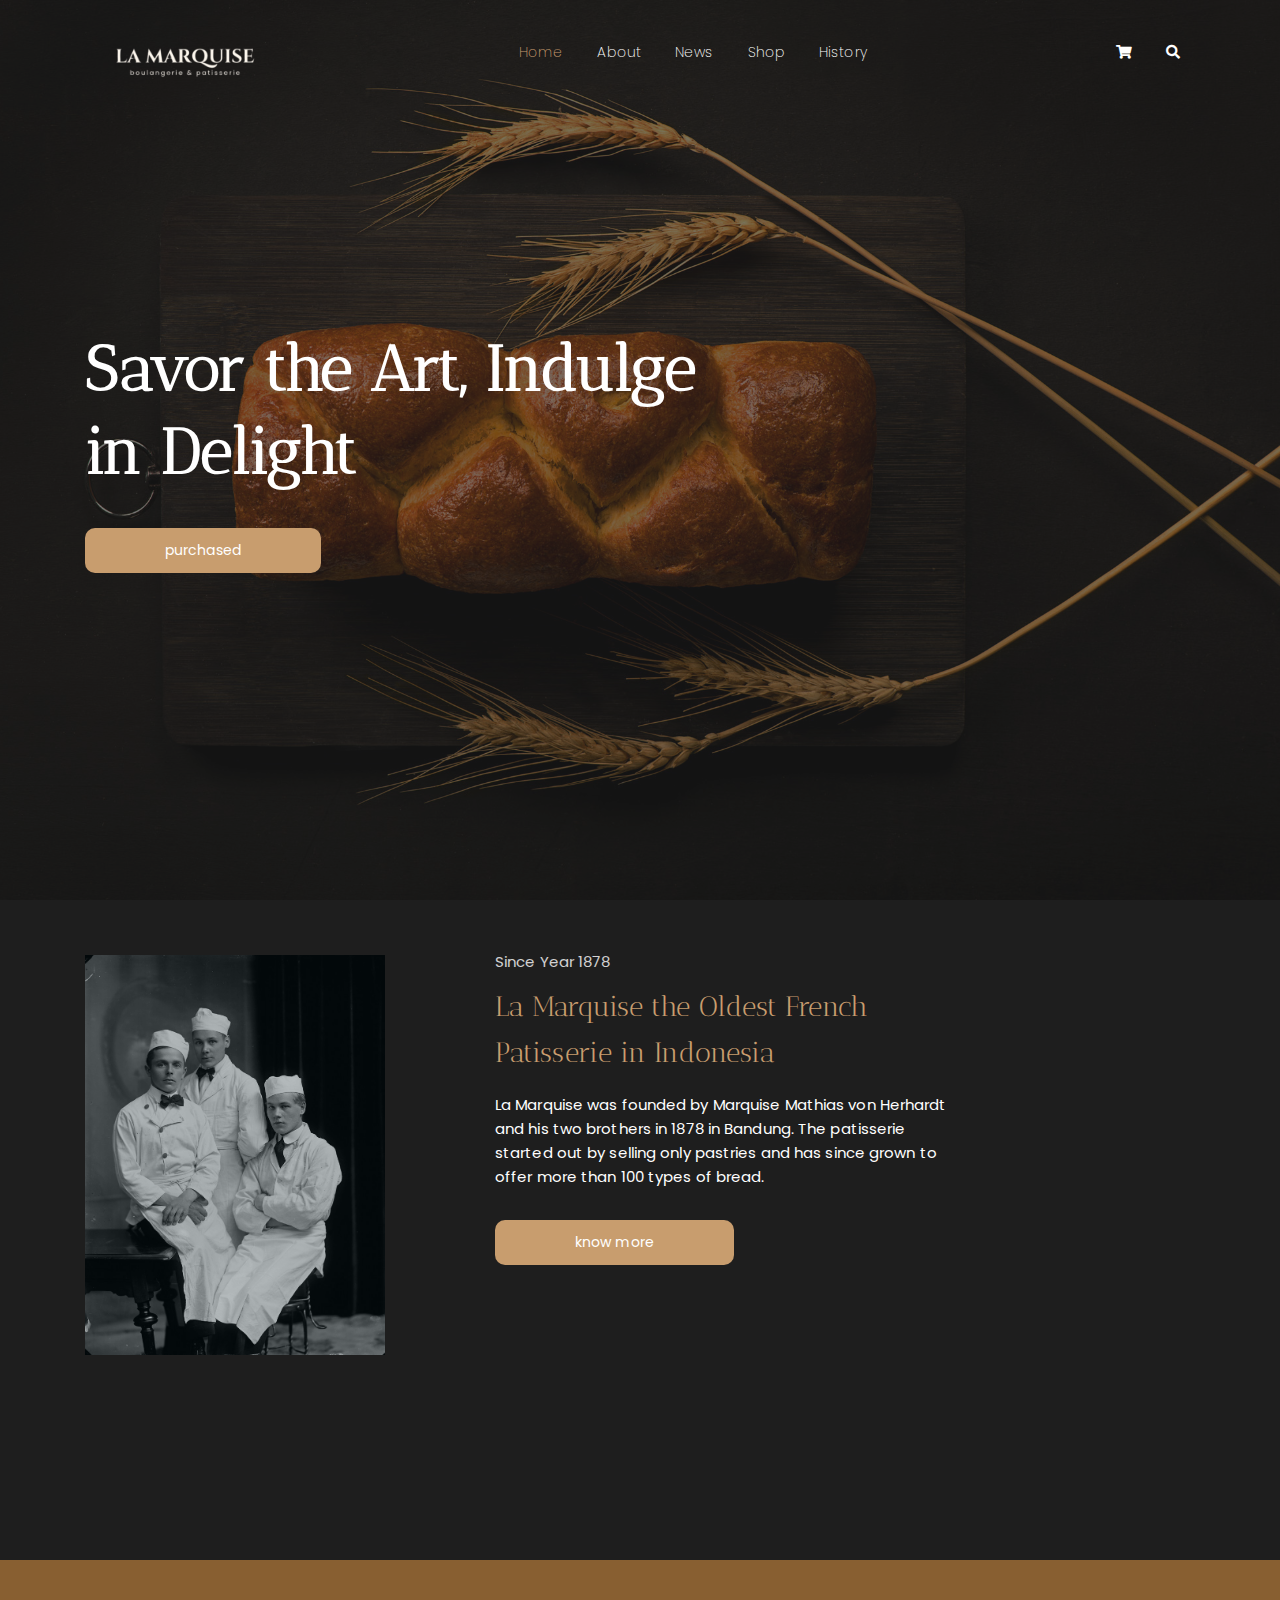
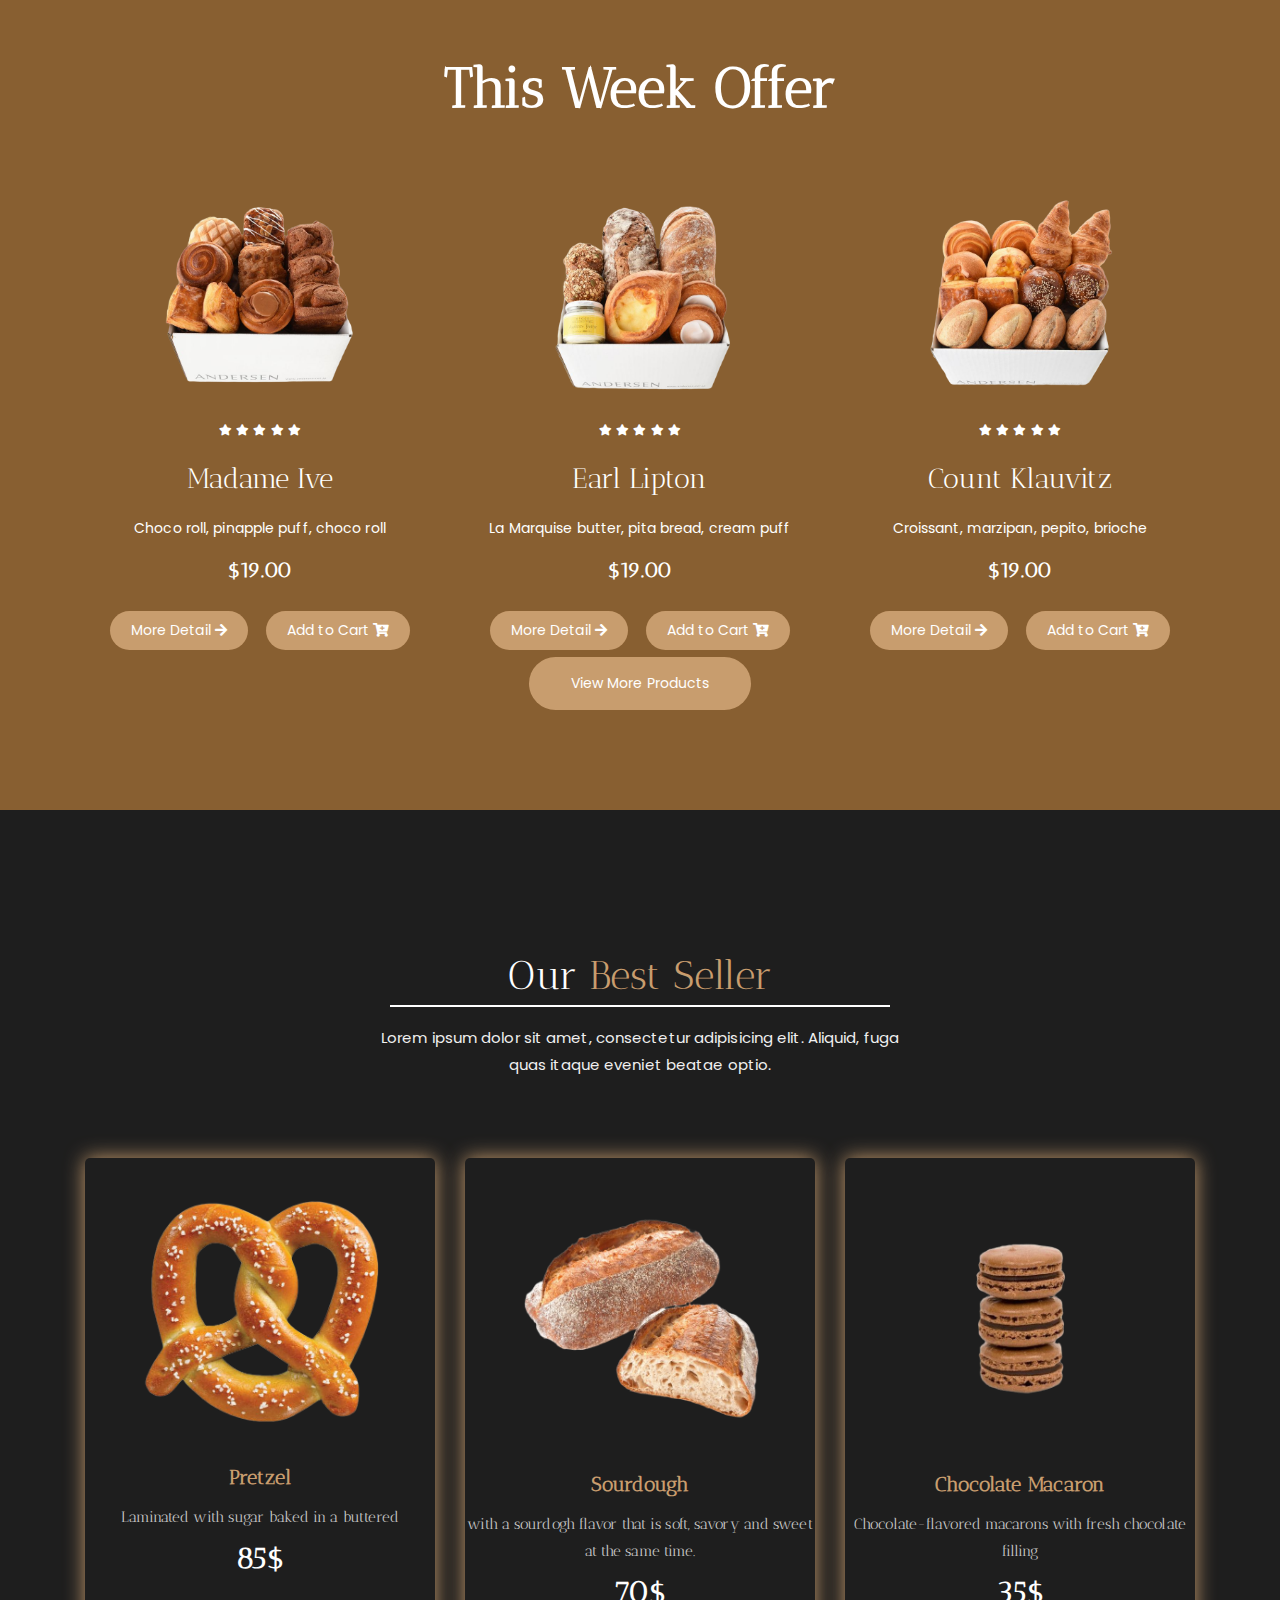
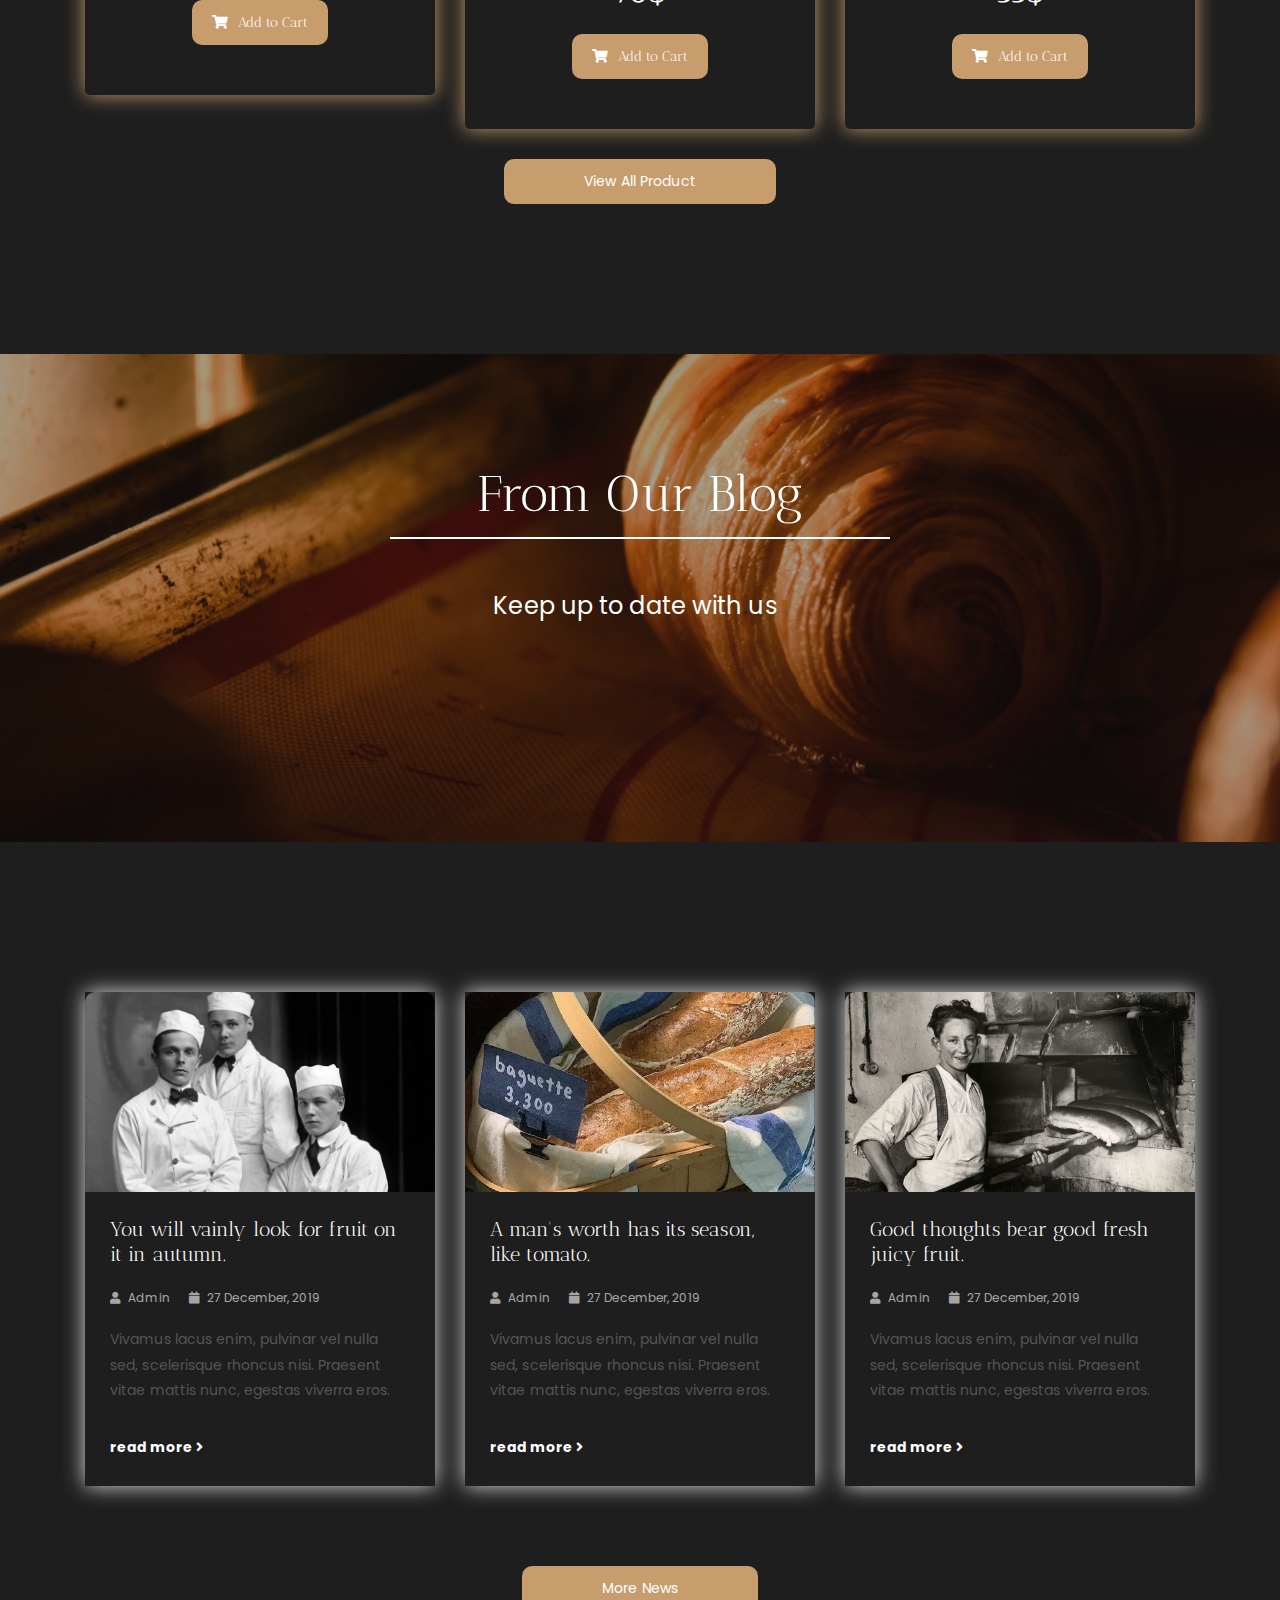
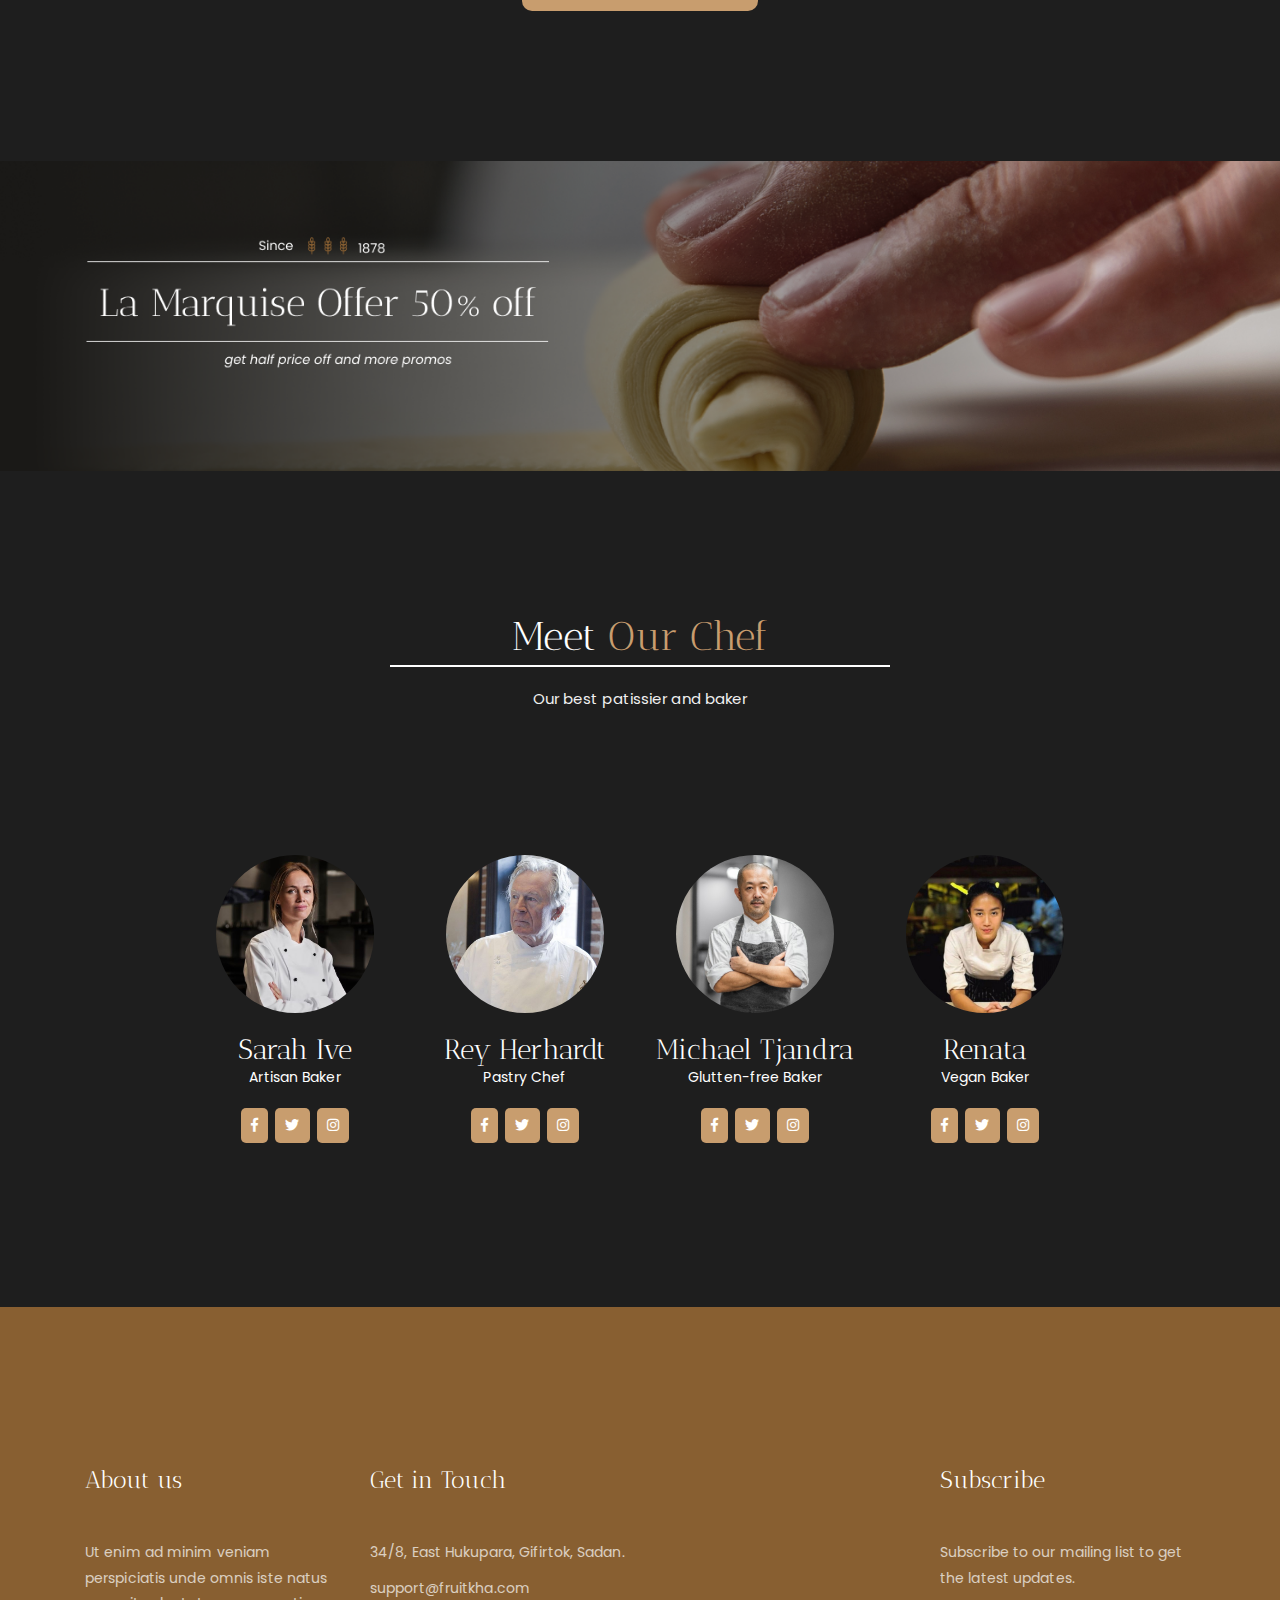
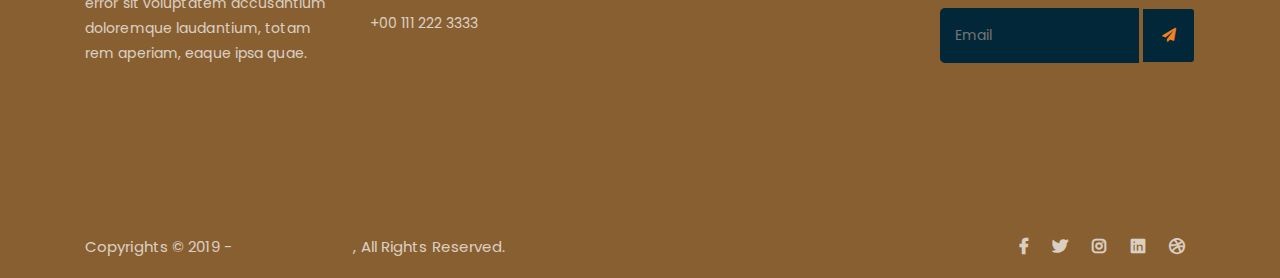
<file: index.html>
<!DOCTYPE html>
<html lang="en">
<head>
	<meta charset="UTF-8">
	<meta http-equiv="X-UA-Compatible" content="IE=edge">
	<meta name="viewport" content="width=device-width, initial-scale=1">
	<meta name="description" content="Responsive Bootstrap4 Shop Template, Created by Imran Hossain from https://imransdesign.com/">

	<!-- title -->
	<title>Fruitkha</title>

	<!-- favicon -->
	<link rel="shortcut icon" type="image/png" href="assets/img/favicon.png">
	<!-- google font -->
	<link href="https://fonts.googleapis.com/css2?family=Antic+Didone&display=swap" rel="stylesheet">
	<link href="https://fonts.googleapis.com/css?family=Poppins:400,700&display=swap" rel="stylesheet">
	<!-- fontawesome -->
	<link rel="stylesheet" href="assets/css/all.min.css">
	<!-- bootstrap -->
	<link rel="stylesheet" href="assets/bootstrap/css/bootstrap.min.css">
	<!-- owl carousel -->
	<link rel="stylesheet" href="assets/css/owl.carousel.css">
	<!-- magnific popup -->
	<link rel="stylesheet" href="assets/css/magnific-popup.css">
	<!-- animate css -->
	<link rel="stylesheet" href="assets/css/animate.css">
	<!-- mean menu css -->
	<link rel="stylesheet" href="assets/css/meanmenu.min.css">
	<!-- main style -->
	<link rel="stylesheet" href="assets/css/main.css">
	<!-- responsive -->
	<link rel="stylesheet" href="assets/css/responsive.css">

</head>
<body>
	
	<!--PreLoader-->
    <div class="loader">
        <div class="loader-inner">
            <div class="circle"></div>
        </div>
    </div>
    <!--PreLoader Ends-->
	
	<!-- header -->
	<div class="top-header-area" id="sticker">
		<div class="container">
			<div class="row">
				<div class="col-lg-12 col-sm-12 text-center">
					<div class="main-menu-wrap">
						<!-- logo -->
						<div class="site-logo">
							<a href="index.html">
								<img src="assets/img/logo.png" alt="">
							</a>
						</div>
						<!-- logo -->

						<!-- menu start -->
						<nav class="main-menu">
							<ul>
								<li class="current-list-item"><a href="#">Home</a>
								</li>
								<li><a href="about.html">About</a></li>

								<li><a href="news.html">News</a>
								</li>
								<li><a href="shop.html">Shop</a>
								</li>
								<li><a href="history.html">History</a></li>
								<li>
									<div class="header-icons">
										<a class="shopping-cart" href="cart.html"><i class="fas fa-shopping-cart"></i></a>
										<a class="mobile-hide search-bar-icon" href="#"><i class="fas fa-search"></i></a>
									</div>
								</li>
							</ul>
						</nav>
						<a class="mobile-show search-bar-icon" href="#"><i class="fas fa-search"></i></a>
						<div class="mobile-menu"></div>
						<!-- menu end -->
					</div>
				</div>
			</div>
		</div>
	</div>
	<!-- end header -->
	
	<!-- search area -->
	<div class="search-area">
		<div class="container">
			<div class="row">
				<div class="col-lg-12">
					<span class="close-btn"><i class="fas fa-window-close"></i></span>
					<div class="search-bar">
						<div class="search-bar-tablecell">
							<h3>Search For:</h3>
							<input type="text" placeholder="Keywords">
							<button type="submit">Search <i class="fas fa-search"></i></button>
						</div>
					</div>
				</div>
			</div>
		</div>
	</div>
	<!-- end search area -->

	<!-- hero area -->
	<div class="hero-area hero-bg">
		<div class="container">
			<div class="row">
				<div class="col-md-12 col-lg-7 offset-lg-1 offset-xl-0">
					<div class="hero-text">
						<div class="hero-text-tablecell">
							<h1>Savor the Art, Indulge in Delight</h1>
							<div class="hero-btns">
								<a href="shop.html" class="boxed-btn">purchased</a>
							</div>
						</div>
					</div>
				</div>
			</div>
		</div>
	</div>
	<!-- end hero area -->

	<!-- features list section -->
	<!-- <div class="list-section pt-80 pb-80">
		<div class="container">

			<div class="row">
				<div class="col-lg-4 col-md-6 mb-4 mb-lg-0">
					<div class="list-box d-flex align-items-center">
						<div class="list-icon">
							<i class="fas fa-shipping-fast"></i>
						</div>
						<div class="content">
							<h3>Free Shipping</h3>
							<p>When order over $75</p>
						</div>
					</div>
				</div>
				<div class="col-lg-4 col-md-6 mb-4 mb-lg-0">
					<div class="list-box d-flex align-items-center">
						<div class="list-icon">
							<i class="fas fa-phone-volume"></i>
						</div>
						<div class="content">
							<h3>24/7 Support</h3>
							<p>Get support all day</p>
						</div>
					</div>
				</div>
				<div class="col-lg-4 col-md-6">
					<div class="list-box d-flex justify-content-start align-items-center">
						<div class="list-icon">
							<i class="fas fa-sync"></i>
						</div>
						<div class="content">
							<h3>Refund</h3>
							<p>Get refund within 3 days!</p>
						</div>
					</div>
				</div>
			</div>

		</div>
	</div> -->

	<!-- end features list section -->
	<div class="abt-section mb-150">
		<div class="container">
			<div class="row">
				<div class="col-lg-4 col-md-12">
					<div class="abt-bg">
						
					</div>
				</div>
				<div class="col-lg-6 col-md-12">
					<div class="abt-text">
						<p class="top-sub">Since Year 1878</p>
						<h2>La Marquise the Oldest French Patisserie in Indonesia</h2>
						<p>La Marquise was founded by Marquise Mathias von Herhardt and his two brothers in 1878 in Bandung. The patisserie started out by selling only pastries and has since grown to offer more than 100 types of bread.
						</p>
						<a href="about.html" class="boxed-btn mt-4">know more</a>
					</div>
				</div>
			</div>
		</div>
	</div>
	<!-- product section -->
	<section class="cart-banner pt-100 pb-100">
    	<div class="container">
			<div class="section-title text-center mx-auto wow fadeInUp" data-wow-delay="0.1s" style="max-width: 500px;">
                <h1 class="orange-text display-6">This Week Offer</h1>
            </div>
            <div class="row g-4">
                <div class="col-lg-4 col-md-6 wow fadeInUp" data-wow-delay="0.1s">
                    <div class="store-item position-relative text-center">
                        <img  src="assets/img/promo1.jpg" width="200" height="200"  alt="">
                        <div class="p-4">
                            <div class="text-center mb-3">
                                <small class="fa fa-star orange-text"></small>
                                <small class="fa fa-star orange-text"></small>
                                <small class="fa fa-star orange-text"></small>
                                <small class="fa fa-star orange-text"></small>
                                <small class="fa fa-star orange-text"></small>
                            </div>
                            <h2 class="orange-text mb-3">Madame Ive</h2>
                            <p>Choco roll, pinapple puff, choco roll</p>
                            <h4 class="orange-text">$19.00</h4>
                        </div>
                        <div class="store-overlay">
                            <a href="" class="boxed-btn btn-primary rounded-pill py-2 px-4 m-2">More Detail <i class="fa fa-arrow-right ms-2"></i></a>
                            <a href="" class="boxed-btn btn-dark rounded-pill py-2 px-4 m-2">Add to Cart <i class="fa fa-cart-plus ms-2"></i></a>
                        </div>
                    </div>
                </div>
                <div class="col-lg-4 col-md-6 wow fadeInUp" data-wow-delay="0.3s">
                    <div class="store-item position-relative text-center">
                        <img src="assets/img/promo2.jpg" width="200" height="200" alt="">
                        <div class="p-4">
                            <div class="text-center mb-3">
                                <small class="fa fa-star orange-text"></small>
                                <small class="fa fa-star orange-text"></small>
                                <small class="fa fa-star orange-text"></small>
                                <small class="fa fa-star orange-text"></small>
                                <small class="fa fa-star orange-text"></small>
                            </div>
                            <h2 class="orange-text mb-3">Earl Lipton </h2>
                            <p>La Marquise butter, pita bread, cream puff</p>
                            <h4 class="orange-text">$19.00</h4>
                        </div>
                        <div class="store-overlay">
                            <a href="" class="boxed-btn btn-primary rounded-pill py-2 px-4 m-2">More Detail <i class="fa fa-arrow-right ms-2"></i></a>
                            <a href="" class="boxed-btn btn-dark rounded-pill py-2 px-4 m-2">Add to Cart <i class="fa fa-cart-plus ms-2"></i></a>
                        </div>
                    </div>
                </div>
                <div class="col-lg-4 col-md-6 wow fadeInUp" data-wow-delay="0.3s">
                    <div class="store-item position-relative text-center">
                        <img src="assets/img/promo3.jpg" width="200" height="200" alt="">
                        <div class="p-4">
                            <div class="text-center mb-3">
                                <small class="fa fa-star orange-text "></small>
                                <small class="fa fa-star orange-text"></small>
                                <small class="fa fa-star orange-text"></small>
                                <small class="fa fa-star orange-text"></small>
                                <small class="fa fa-star orange-text"></small>
                            </div>
                            <h2 class="orange-text mb-3">Count Klauvitz</h2>
                            <p>Croissant, marzipan, pepito, brioche</p>
                            <h4 class="orange-text">$19.00</h4>
                        </div>
                        <div class="store-overlay">
                            <a href="" class="boxed-btn btn-primary rounded-pill py-2 px-4 m-2">More Detail <i class="fa fa-arrow-right ms-2"></i></a>
                            <a href="" class="boxed-btn btn-dark rounded-pill py-2 px-4 m-2">Add to Cart <i class="fa fa-cart-plus ms-2"></i></a>
                        </div>
                    </div>
                </div>
                <div class="col-12 text-center wow fadeInUp" data-wow-delay="0.1s">
                    <a href="" class="boxed-btn btn-dark btn-primary rounded-pill py-3 px-5">View More Products</a>
                </div>
        	<!-- <div class="row clearfix"> -->
            	<!--Image Column-->
            	<!-- <div class="image-column col-lg-6">
                	<div class="image">
                    	<div class="price-box">
                        	<div class="inner-price">
                                <span class="price">
                                    <strong>30%</strong> <br> off per kg
                                </span>
                            </div>
                        </div>
                    	<img src="assets/img/a.jpg" alt="">
                    </div>
                </div> -->
                <!--Content Column-->
                <!-- <div class="content-column col-lg-6">
					<h3><span class="orange-text">Deal</span> of the month</h3>
                    <h4>Hikan Strwaberry</h4>
                    <div class="text">Quisquam minus maiores repudiandae nobis, minima saepe id, fugit ullam similique! Beatae, minima quisquam molestias facere ea. Perspiciatis unde omnis iste natus error sit voluptatem accusant</div> -->
                    <!--Countdown Timer-->
                    <!-- <div class="time-counter"><div class="time-countdown clearfix" data-countdown="2020/2/01"><div class="counter-column"><div class="inner"><span class="count">00</span>Days</div></div> <div class="counter-column"><div class="inner"><span class="count">00</span>Hours</div></div>  <div class="counter-column"><div class="inner"><span class="count">00</span>Mins</div></div>  <div class="counter-column"><div class="inner"><span class="count">00</span>Secs</div></div></div></div>
                	<a href="cart.html" class="cart-btn mt-3"><i class="fas fa-shopping-cart"></i> Add to Cart</a>
                </div> -->
            </div>
        </div>

    </section>
	<div class="product-section mt-150 mb-150">
		<div class="container">
			<div class="row">
				<div class="col-lg-8 offset-lg-2 text-center">
					<div class="section-title">	
						<h3><span class="orange-text">Our</span> Best Seller</h3>
						<p>Lorem ipsum dolor sit amet, consectetur adipisicing elit. Aliquid, fuga quas itaque eveniet beatae optio.</p>
					</div>
				</div>
			</div>

			<div class="row">
				<div class="col-lg-4 col-md-6 text-center">
					<div class="single-product-item">
						<div class="product-image">
							<a href="single-product.html"><img src="assets/img/products/product-img-1.jpg" alt=""></a>
						</div>
						<h3>Pretzel</h3>
						<p class="product-price"><span>Laminated with sugar baked in a buttered</span> 85$ </p>
						<a href="cart.html" class="cart-btn"><i class="fas fa-shopping-cart"></i> Add to Cart</a>
					</div>
				</div>
				<div class="col-lg-4 col-md-6 text-center">
					<div class="single-product-item">
						<div class="product-image">
							<a href="single-product.html"><img src="assets/img/products/product-img-2.jpg" alt=""></a>
						</div>
						<h3>Sourdough</h3>
						<p class="product-price"><span>with a sourdogh flavor that is soft, savory and sweet at the same time.</span> 70$ </p>
						<a href="cart.html" class="cart-btn"><i class="fas fa-shopping-cart"></i> Add to Cart</a>
					</div>
				</div>
				<div class="col-lg-4 col-md-6 offset-md-3 offset-lg-0 text-center">
					<div class="single-product-item">
						<div class="product-image">
							<a href="single-product.html"><img src="assets/img/products/product-img-3.jpg" alt=""></a>
						</div>
						<h3>Chocolate Macaron</h3>
						<p class="product-price"><span>Chocolate-flavored macarons with fresh chocolate filling</span> 35$ </p>
						<a href="cart.html" class="cart-btn"><i class="fas fa-shopping-cart"></i> Add to Cart</a>
					</div>
				</div>
				<div class="col-lg-12 text-center">
					<a href="news.html" class="boxed-btn">View All Product</a>
				</div>
			</div>
		</div>
	</div>
	<!-- end product section -->

	<!-- cart banner section -->
	<!-- <section class="cart-banner pt-100 pb-100">
    	<div class="container">
        	<div class="row clearfix"> -->
				
            	<!--Image Column-->
            	<!-- <div class="image-column col-lg-6">
                	<div class="image">
                    	<div class="price-box">
                        	<div class="inner-price">
                                <span class="price">
                                    <strong>30%</strong> <br> off per kg
                                </span>
                            </div>
                        </div>
                    	
                    </div>
                </div> -->
                <!-- Content Column -->
                <!-- <div class="content-column col-lg-6">
					<h3><span class="orange-text">Deal</span> of the month</h3>
                    <h4>Hikan Strwaberry</h4>
                    <div class="text">Quisquam minus maiores repudiandae nobis, minima saepe id, fugit ullam similique! Beatae, minima quisquam molestias facere ea. Perspiciatis unde omnis iste natus error sit voluptatem accusant</div> -->
                    <!--Countdown Timer-->
                    <!-- <div class="time-counter"><div class="time-countdown clearfix" data-countdown="2020/2/01"><div class="counter-column"><div class="inner"><span class="count">00</span>Days</div></div> <div class="counter-column"><div class="inner"><span class="count">00</span>Hours</div></div>  <div class="counter-column"><div class="inner"><span class="count">00</span>Mins</div></div>  <div class="counter-column"><div class="inner"><span class="count">00</span>Secs</div></div></div></div>
                	<a href="cart.html" class="cart-btn mt-3"><i class="fas fa-shopping-cart"></i> Add to Cart</a> -->
                </div>
            </div>
        </div>
    </section>
    <!-- end cart banner section -->

	<!-- shop banner -->
	<section class="shop-banner">
    	<div class="section-title container text-center">
        	<h3><span class="orange-text">From Our Blog</span></h3>
            <div class="sale-percent"><span>Keep up to date with us</span></div>
        </div>
    </section>
	<!-- end shop banner -->

	<div class="latest-news pt-150 pb-150">
		<div class="container">

			<div class="row">
				<div class="col-lg-4 col-md-6">
					<div class="single-latest-news">
						<a href="single-news.html"><div class="latest-news-bg news-bg-1"></div></a>
						<div class="news-text-box">
							<h3><a href="single-news.html">You will vainly look for fruit on it in autumn.</a></h3>
							<p class="blog-meta">
								<span class="author"><i class="fas fa-user"></i> Admin</span>
								<span class="date"><i class="fas fa-calendar"></i> 27 December, 2019</span>
							</p>
							<p class="excerpt">Vivamus lacus enim, pulvinar vel nulla sed, scelerisque rhoncus nisi. Praesent vitae mattis nunc, egestas viverra eros.</p>
							<a href="single-news.html" class="read-more-btn">read more <i class="fas fa-angle-right"></i></a>
						</div>
					</div>
				</div>
				<div class="col-lg-4 col-md-6">
					<div class="single-latest-news">
						<a href="single-news.html"><div class="latest-news-bg news-bg-2"></div></a>
						<div class="news-text-box">
							<h3><a href="single-news.html">A man's worth has its season, like tomato.</a></h3>
							<p class="blog-meta">
								<span class="author"><i class="fas fa-user"></i> Admin</span>
								<span class="date"><i class="fas fa-calendar"></i> 27 December, 2019</span>
							</p>
							<p class="excerpt">Vivamus lacus enim, pulvinar vel nulla sed, scelerisque rhoncus nisi. Praesent vitae mattis nunc, egestas viverra eros.</p>
							<a href="single-news.html" class="read-more-btn">read more <i class="fas fa-angle-right"></i></a>
						</div>
					</div>
				</div>
				<div class="col-lg-4 col-md-6 offset-md-3 offset-lg-0">
					<div class="single-latest-news">
						<a href="single-news.html"><div class="latest-news-bg news-bg-3"></div></a>
						<div class="news-text-box">
							<h3><a href="single-news.html">Good thoughts bear good fresh juicy fruit.</a></h3>
							<p class="blog-meta">
								<span class="author"><i class="fas fa-user"></i> Admin</span>
								<span class="date"><i class="fas fa-calendar"></i> 27 December, 2019</span>
							</p>
							<p class="excerpt">Vivamus lacus enim, pulvinar vel nulla sed, scelerisque rhoncus nisi. Praesent vitae mattis nunc, egestas viverra eros.</p>
							<a href="single-news.html" class="read-more-btn">read more <i class="fas fa-angle-right"></i></a>
						</div>
					</div>
				</div>
			</div>
			<div class="row">
				<div class="col-lg-12 text-center">
					<a href="news.html" class="boxed-btn">More News</a>
				</div>
			</div>
		</div>
	</div>

	<!-- shop banner -->
	<section class="shop-banner2">
    	<div class="container">
        	<h3>  <br>  <span class="orange-text"> </span></h3>
            <div class="sale-percent"><span> <br></span>  <span</span></div>
           
        </div>
    </section>
	<!-- end shop banner -->	

	<!-- testimonail-section -->
	<div class="testimonail-section mt-150 mb-150">
		<div class="container">
			<div class="row">
				<div class="col-lg-10 offset-lg-1 text-center">
					<div class="section-title">	
						<h3><span class="orange-text">Meet </span>Our Chef</h3>
						<p>Our best patissier and baker</p>
					</div>
					<!-- Team Start -->
<div class="container-xxl pt-5 pb-3">
	<div class="container">
		<div class="col-lg-4 col-md-9 text-center">
		</div>
		 <div class="row g-4">
			  <div class="col-lg-3 col-md-6 wow fadeInUp" data-wow-delay="0.1s">
					<div class="team-item text-center rounded overflow-hidden">
						 <div class="rounded-circle overflow-hidden m-4">
							<img src="assets/img/avaters/avatar1.png" alt="">
						 </div>
						 <h3 class="mb-0 orange-text">Sarah Ive</h3>
						 <p>Artisan Baker</p>
						 <div class="d-flex justify-content-center mt-3">
							  <a class="boxed1-btn btn-square btn-primary mx-1" href="" ><i class="fab fa-facebook-f"></i></a>
							  <a class="boxed1-btn btn-square btn-primary mx-1" href=""><i class="fab fa-twitter"></i></a>
							  <a class="boxed1-btn btn-square btn-primary mx-1" href=""><i class="fab fa-instagram"></i></a>
						 </div>
					</div>
			  </div>
			  <div class="col-lg-3 col-md-6 wow fadeInUp" data-wow-delay="0.1s">
				<div class="team-item text-center rounded overflow-hidden">
					 <div class="rounded-circle overflow-hidden m-4">
						<img src="assets/img/avaters/avatar2.png" alt="">
					 </div>
					 <h3 class="mb-0 orange-text">Rey Herhardt</h3>
					 <p>Pastry Chef</p>
					 <div class="d-flex justify-content-center mt-3">
						  <a class="boxed1-btn btn-square btn-primary mx-1" href="" ><i class="fab fa-facebook-f"></i></a>
						  <a class="boxed1-btn btn-square btn-primary mx-1" href=""><i class="fab fa-twitter"></i></a>
						  <a class="boxed1-btn btn-square btn-primary mx-1" href=""><i class="fab fa-instagram"></i></a>
					 </div>
				</div>
		  </div>
		  <div class="col-lg-3 col-md-6 wow fadeInUp" data-wow-delay="0.1s">
			<div class="team-item text-center rounded overflow-hidden">
				 <div class="rounded-circle overflow-hidden m-4">
					<img src="assets/img/avaters/avatar3.png" alt="">
				 </div>
				 <h3 class="mb-0 orange-text">Michael Tjandra</h3>
				 <p>Glutten-free Baker</p>
				 <div class="d-flex justify-content-center mt-3">
					  <a class="boxed1-btn btn-square btn-primary mx-1" href="" ><i class="fab fa-facebook-f"></i></a>
					  <a class="boxed1-btn btn-square btn-primary mx-1" href=""><i class="fab fa-twitter"></i></a>
					  <a class="boxed1-btn btn-square btn-primary mx-1" href=""><i class="fab fa-instagram"></i></a>
				 </div>
			</div>
	  </div>
	  <div class="col-lg-3 col-md-6 wow fadeInUp" data-wow-delay="0.1s">
		<div class="team-item text-center rounded overflow-hidden">
			 <div class="rounded-circle overflow-hidden m-4">
				<img src="assets/img/avaters/avatar4.png" alt="">
			 </div>
			 <h3 class="mb-0 orange-text">Renata</h3>
			 <p>Vegan Baker</p>
			 <div class="d-flex justify-content-center mt-3">
				  <a class="boxed1-btn btn-square btn-primary mx-1" href="" ><i class="fab fa-facebook-f"></i></a>
				  <a class="boxed1-btn btn-square btn-primary mx-1" href=""><i class="fab fa-twitter"></i></a>
				  <a class="boxed1-btn btn-square btn-primary mx-1" href=""><i class="fab fa-instagram"></i></a>
			 </div>
		</div>
  </div>
		 </div>
	</div>
</div>
<!-- Team End -->
					</div>
				</div>
			</div>
		</div>
	</div>
	<!-- end testimonail-section -->
	

	<!-- footer -->
	<div class="footer-area">
		<div class="container">
			<div class="row">
				<div class="col-lg-3 col-md-6">
					<div class="footer-box about-widget">
						<h2 class="widget-title">About us</h2>
						<p>Ut enim ad minim veniam perspiciatis unde omnis iste natus error sit voluptatem accusantium doloremque laudantium, totam rem aperiam, eaque ipsa quae.</p>
					</div>
				</div>
				<div class="col-lg-3 col-md-6">
					<div class="footer-box get-in-touch">
						<h2 class="widget-title">Get in Touch</h2>
						<ul>
							<li>34/8, East Hukupara, Gifirtok, Sadan.</li>
							<li>support@fruitkha.com</li>
							<li>+00 111 222 3333</li>
						</ul>
					</div>
				</div>
				<div class="col-lg-3 col-md-6">

				</div>
				<div class="col-lg-3 col-md-6">
					<div class="footer-box subscribe">
						<h2 class="widget-title">Subscribe</h2>
						<p>Subscribe to our mailing list to get the latest updates.</p>
						<form action="index.html">
							<input type="email" placeholder="Email">
							<button type="submit"><i class="fas fa-paper-plane"></i></button>
						</form>
					</div>
				</div>
			</div>
		</div>
	</div>
	<!-- end footer -->
	
	<!-- copyright -->
	<div class="copyright">
		<div class="container">
			<div class="row">
				<div class="col-lg-6 col-md-12">
					<p>Copyrights &copy; 2019 - <a href="https://imransdesign.com/">Imran Hossain</a>,  All Rights Reserved.</p>
				</div>
				<div class="col-lg-6 text-right col-md-12">
					<div class="social-icons">
						<ul>
							<li><a href="#" target="_blank"><i class="fab fa-facebook-f"></i></a></li>
							<li><a href="#" target="_blank"><i class="fab fa-twitter"></i></a></li>
							<li><a href="#" target="_blank"><i class="fab fa-instagram"></i></a></li>
							<li><a href="#" target="_blank"><i class="fab fa-linkedin"></i></a></li>
							<li><a href="#" target="_blank"><i class="fab fa-dribbble"></i></a></li>
						</ul>
					</div>
				</div>
			</div>
		</div>
	</div>
	<!-- end copyright -->
	
	<!-- jquery -->
	<script src="assets/js/jquery-1.11.3.min.js"></script>
	<!-- bootstrap -->
	<script src="assets/bootstrap/js/bootstrap.min.js"></script>
	<!-- count down -->
	<script src="assets/js/jquery.countdown.js"></script>
	<!-- isotope -->
	<script src="assets/js/jquery.isotope-3.0.6.min.js"></script>
	<!-- waypoints -->
	<script src="assets/js/waypoints.js"></script>
	<!-- owl carousel -->
	<script src="assets/js/owl.carousel.min.js"></script>
	<!-- magnific popup -->
	<script src="assets/js/jquery.magnific-popup.min.js"></script>
	<!-- mean menu -->
	<script src="assets/js/jquery.meanmenu.min.js"></script>
	<!-- sticker js -->
	<script src="assets/js/sticker.js"></script>
	<!-- main js -->
	<script src="assets/js/main.js"></script>

</body>
</html>
</file>
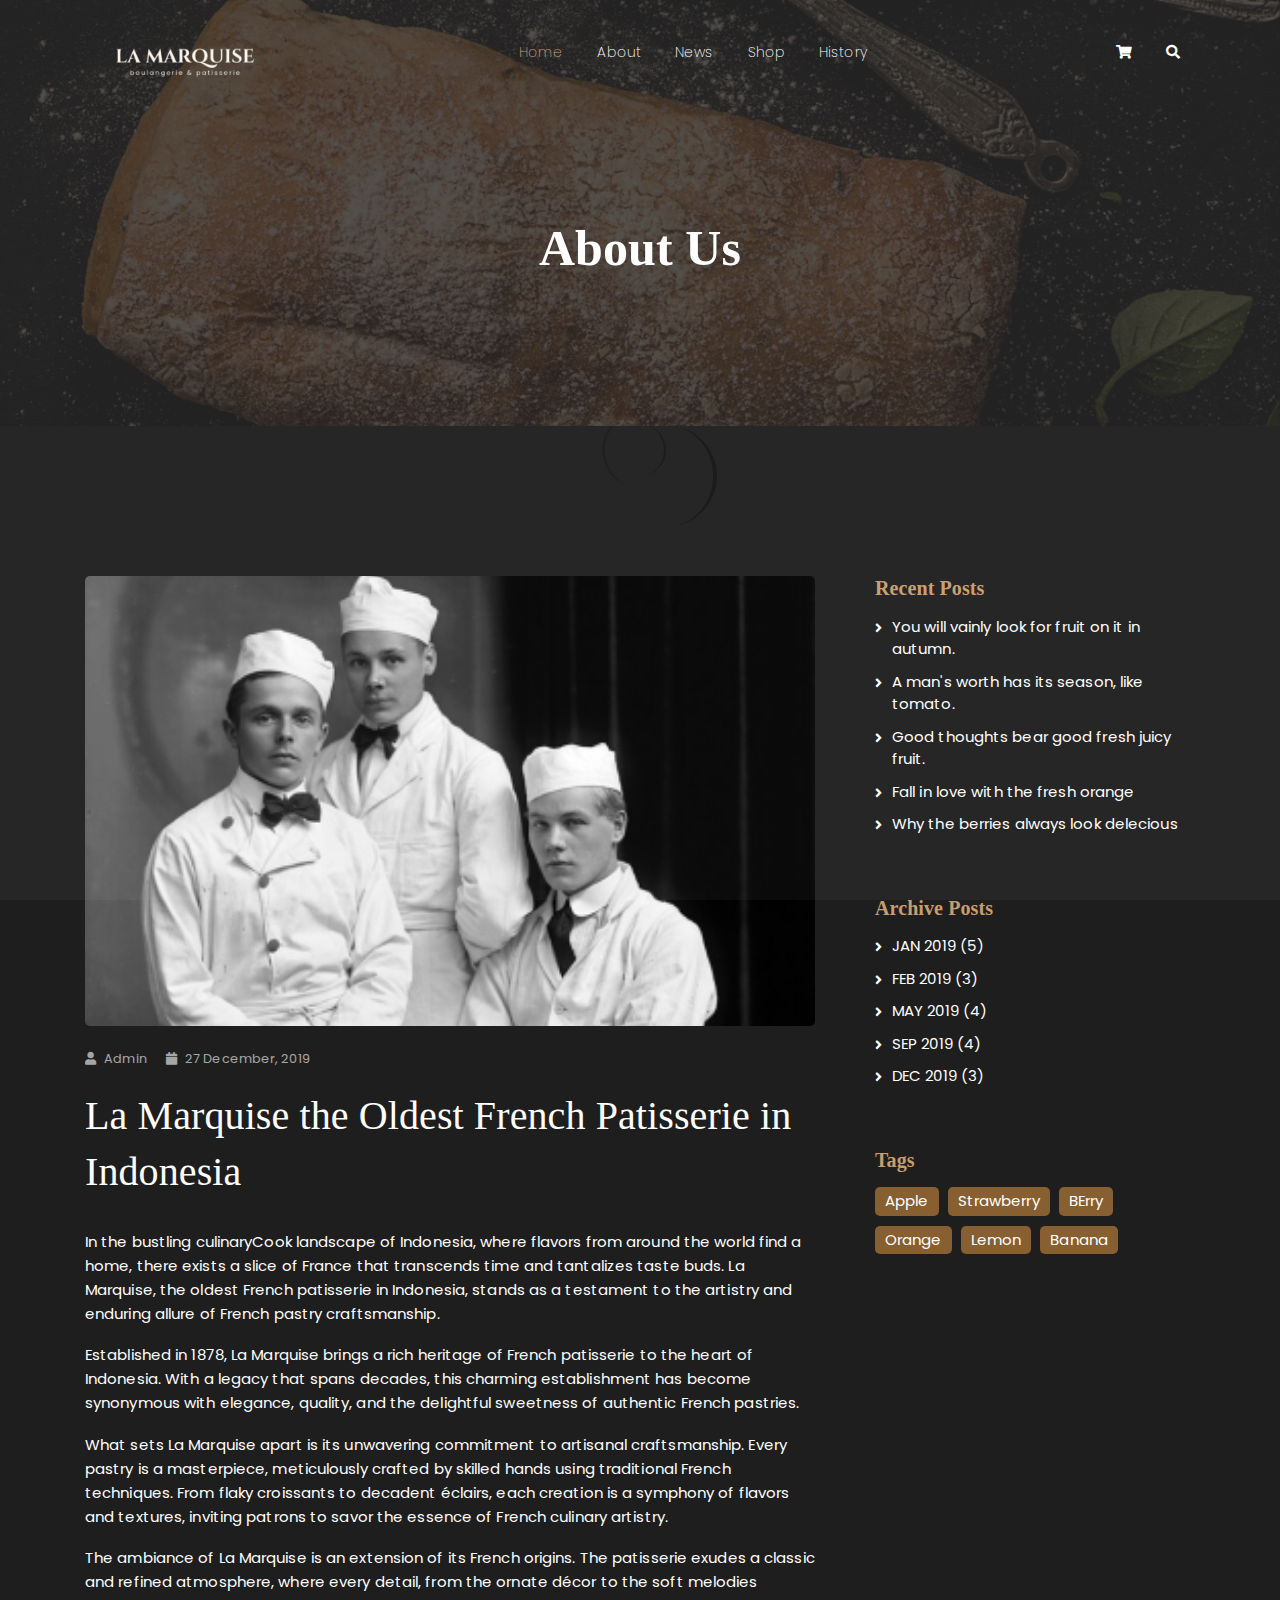
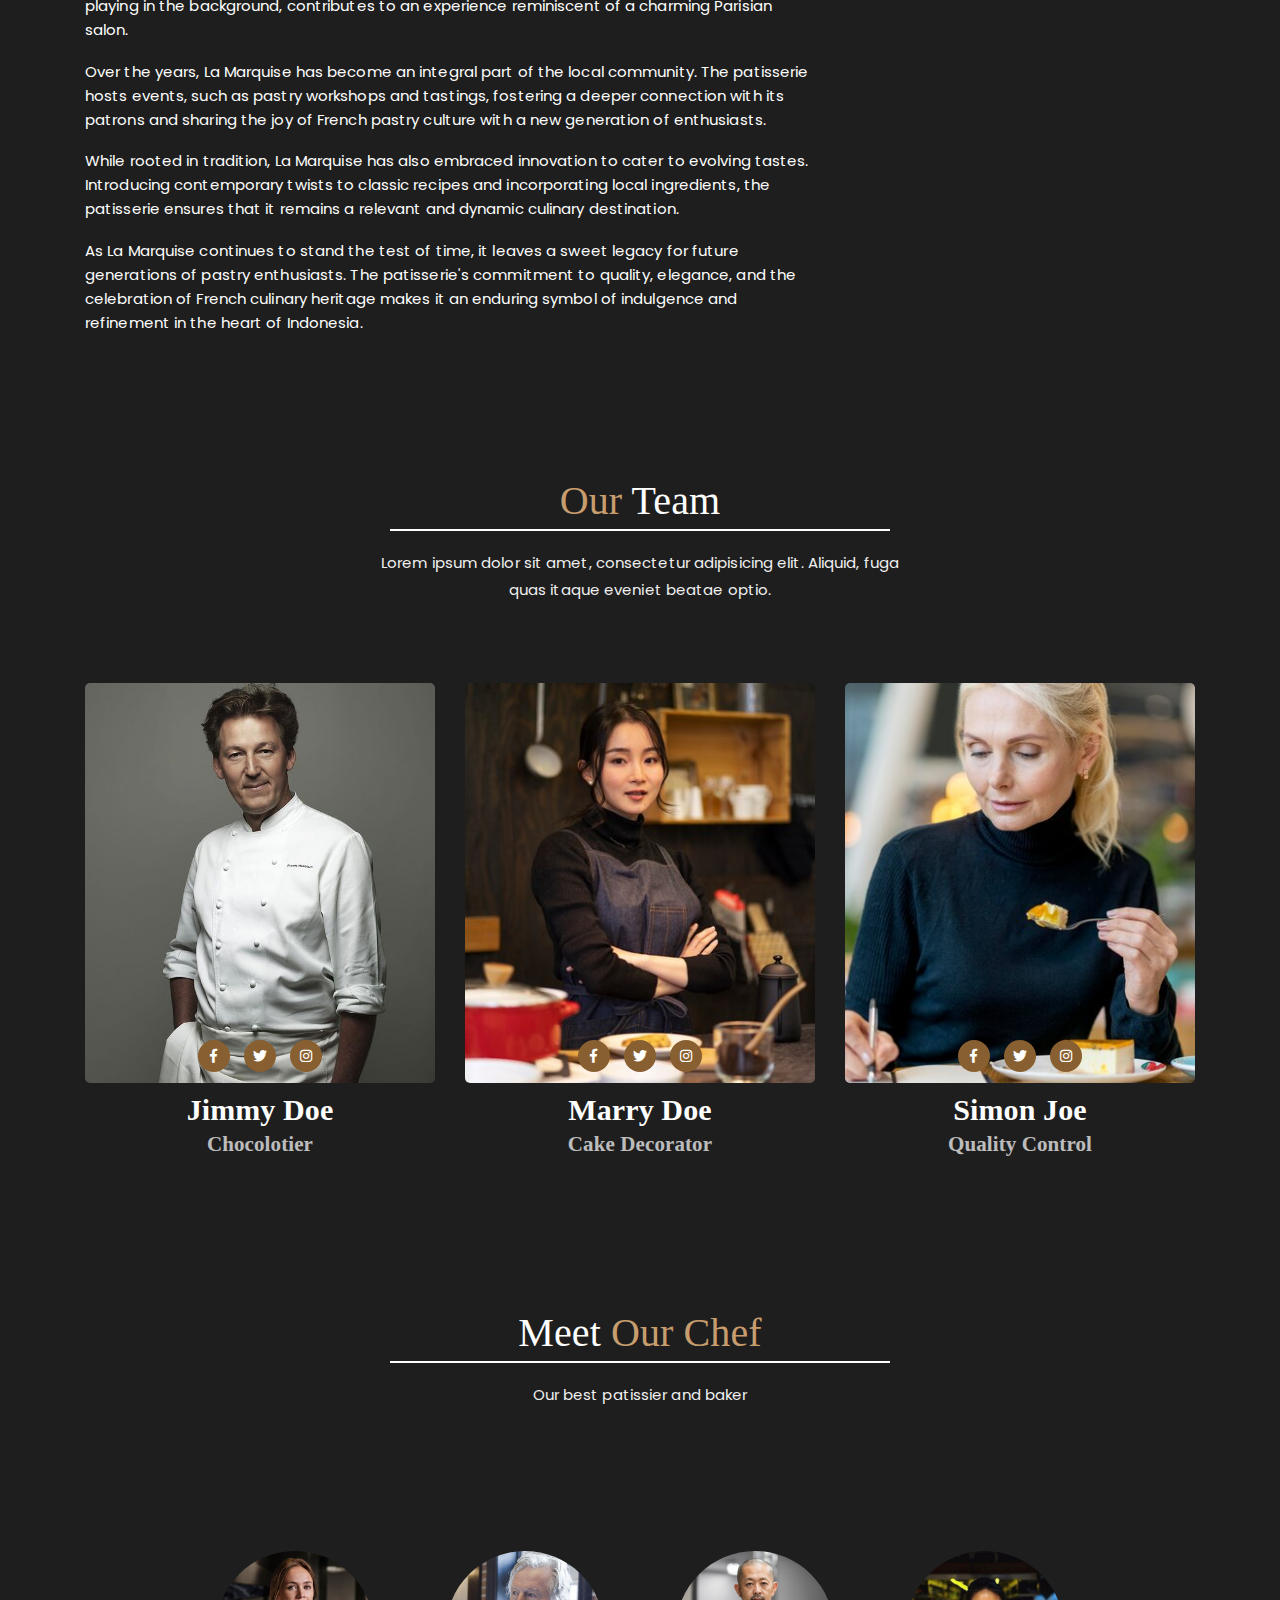
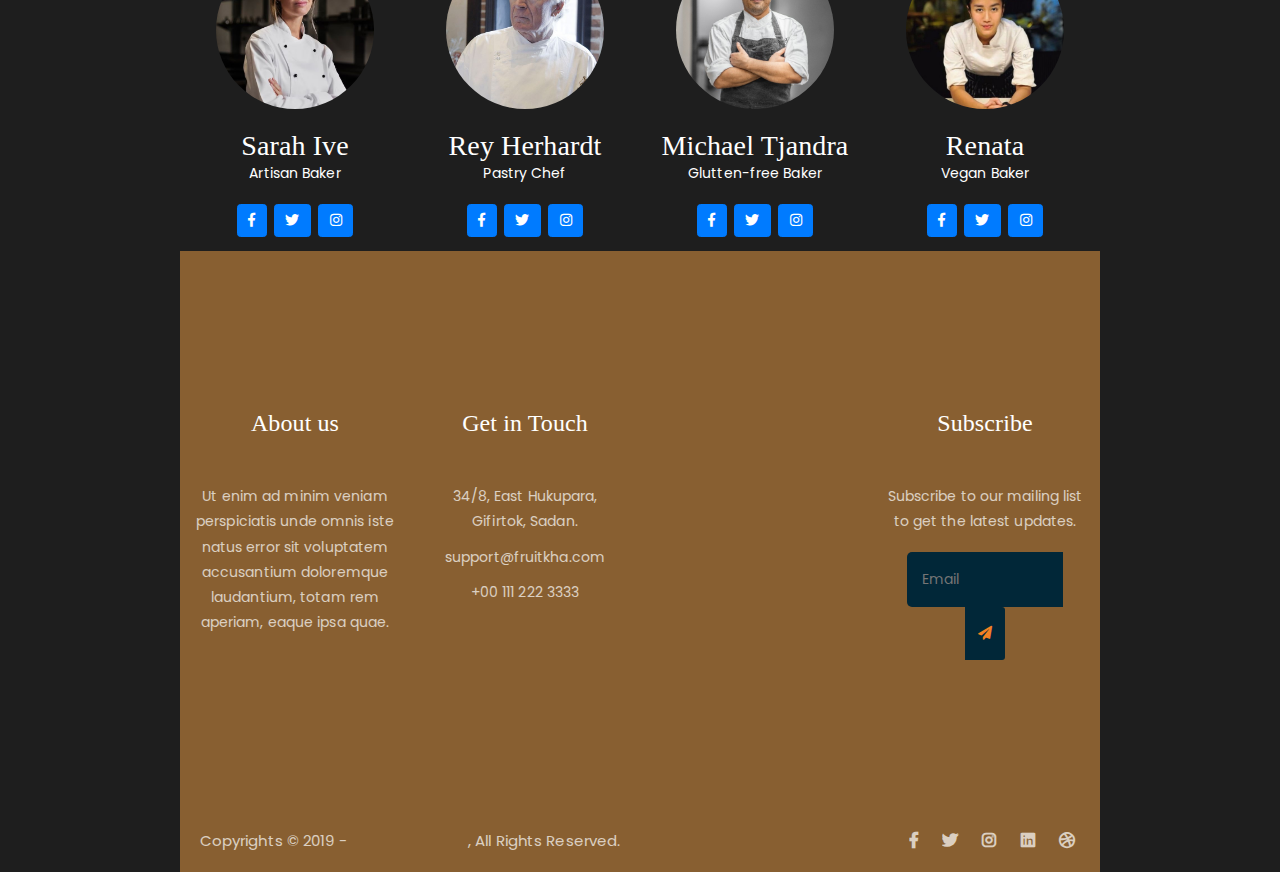
<file: about.html>
<!DOCTYPE html>
<html lang="en">
<head>
	<meta charset="UTF-8">
	<meta http-equiv="X-UA-Compatible" content="IE=edge">
	<meta name="viewport" content="width=device-width, initial-scale=1">
	<meta name="description" content="Responsive Bootstrap4 Shop Template, Created by Imran Hossain from https://imransdesign.com/">

	<!-- title -->
	<title>About</title>

	<!-- favicon -->
	<link rel="shortcut icon" type="image/png" href="assets/img/favicon.png">
	<!-- google font -->
	<link href="https://fonts.googleapis.com/css?family=Open+Sans:300,400,700" rel="stylesheet">
	<link href="https://fonts.googleapis.com/css?family=Poppins:400,700&display=swap" rel="stylesheet">
	<!-- fontawesome -->
	<link rel="stylesheet" href="assets/css/all.min.css">
	<!-- bootstrap -->
	<link rel="stylesheet" href="assets/bootstrap/css/bootstrap.min.css">
	<!-- owl carousel -->
	<link rel="stylesheet" href="assets/css/owl.carousel.css">
	<!-- magnific popup -->
	<link rel="stylesheet" href="assets/css/magnific-popup.css">
	<!-- animate css -->
	<link rel="stylesheet" href="assets/css/animate.css">
	<!-- mean menu css -->
	<link rel="stylesheet" href="assets/css/meanmenu.min.css">
	<!-- main style -->
	<link rel="stylesheet" href="assets/css/main.css">
	<!-- responsive -->
	<link rel="stylesheet" href="assets/css/responsive.css">

</head>
<body>
	
	<!--PreLoader-->
    <div class="loader">
        <div class="loader-inner">
            <div class="circle"></div>
        </div>
    </div>
    <!--PreLoader Ends-->
	
	<!-- header -->
	<div class="top-header-area" id="sticker">
		<div class="container">
			<div class="row">
				<div class="col-lg-12 col-sm-12 text-center">
					<div class="main-menu-wrap">
						<!-- logo -->
						<div class="site-logo">
							<a href="index.html">
								<img src="assets/img/logo.png" alt="">
							</a>
						</div>
						<!-- logo -->

						<!-- menu start -->
						<nav class="main-menu">
							<ul>
								<li class="current-list-item"><a href="index.html">Home</a>
								</li>
								<li><a href="about.html">About</a></li>
								<li><a href="news.html">News</a>

								</li>
								<li><a href="shop.html">Shop</a>

								</li>
								<li><a href="history.html">History</a></li>

								<li>
									<div class="header-icons">
										<a class="shopping-cart" href="cart.html"><i class="fas fa-shopping-cart"></i></a>
										<a class="mobile-hide search-bar-icon" href="#"><i class="fas fa-search"></i></a>
									</div>
								</li>
							</ul>
						</nav>
						<a class="mobile-show search-bar-icon" href="#"><i class="fas fa-search"></i></a>
						<div class="mobile-menu"></div>
						<!-- menu end -->
					</div>
				</div>
			</div>
		</div>
	</div>
	<!-- end header -->

	<!-- search area -->
	<div class="search-area">
		<div class="container">
			<div class="row">
				<div class="col-lg-12">
					<span class="close-btn"><i class="fas fa-window-close"></i></span>
					<div class="search-bar">
						<div class="search-bar-tablecell">
							<h3>Search For:</h3>
							<input type="text" placeholder="Keywords">
							<button type="submit">Search <i class="fas fa-search"></i></button>
						</div>
					</div>
				</div>
			</div>
		</div>
	</div>
	<!-- end search arewa -->
	
	<!-- breadcrumb-section -->
	<div class="breadcrumb-section breadcrumb-bg">
		<div class="container">
			<div class="row">
				<div class="col-lg-8 offset-lg-2 text-center">
					<div class="breadcrumb-text">
						<h1>About Us</h1>
					</div>
				</div>
			</div>
		</div>
	</div>
	<!-- end breadcrumb section -->

	
	<!-- single article section -->
	<div class="mt-150 mb-150">
		<div class="container">
			<div class="row">
				<div class="col-lg-8">
					<div class="single-article-section">
						<div class="single-article-text">
							<div class="single-artcile-bg"></div>
							<p class="blog-meta">
								<span class="author"><i class="fas fa-user"></i> Admin</span>
								<span class="date"><i class="fas fa-calendar"></i> 27 December, 2019</span>
							</p>
							<h2 class="orange-text">La Marquise the Oldest French Patisserie in Indonesia</h2>
							<p>In the bustling culinaryCook  landscape of Indonesia, where flavors from around the world find a home, there exists a slice of France that transcends time and tantalizes taste buds. La Marquise, the oldest French patisserie in Indonesia, stands as a testament to the artistry and enduring allure of French pastry craftsmanship.</p>
							<p>Established in 1878, La Marquise brings a rich heritage of French patisserie to the heart of Indonesia. With a legacy that spans decades, this charming establishment has become synonymous with elegance, quality, and the delightful sweetness of authentic French pastries.</p>
							<p>What sets La Marquise apart is its unwavering commitment to artisanal craftsmanship. Every pastry is a masterpiece, meticulously crafted by skilled hands using traditional French techniques. From flaky croissants to decadent éclairs, each creation is a symphony of flavors and textures, inviting patrons to savor the essence of French culinary artistry.</p>
							<p>The ambiance of La Marquise is an extension of its French origins. The patisserie exudes a classic and refined atmosphere, where every detail, from the ornate décor to the soft melodies playing in the background, contributes to an experience reminiscent of a charming Parisian salon.</p>
							<p>Over the years, La Marquise has become an integral part of the local community. The patisserie hosts events, such as pastry workshops and tastings, fostering a deeper connection with its patrons and sharing the joy of French pastry culture with a new generation of enthusiasts.</p>
							<p>While rooted in tradition, La Marquise has also embraced innovation to cater to evolving tastes. Introducing contemporary twists to classic recipes and incorporating local ingredients, the patisserie ensures that it remains a relevant and dynamic culinary destination.</p>
							<p>As La Marquise continues to stand the test of time, it leaves a sweet legacy for future generations of pastry enthusiasts. The patisserie's commitment to quality, elegance, and the celebration of French culinary heritage makes it an enduring symbol of indulgence and refinement in the heart of Indonesia.</p>
						</div>

					</div>
				</div>
				<div class="col-lg-4">
					<div class="sidebar-section">
						<div class="recent-posts">
							<h4>Recent Posts</h4>
							<ul>
								<li><a href="single-news.html">You will vainly look for fruit on it in autumn.</a></li>
								<li><a href="single-news.html">A man's worth has its season, like tomato.</a></li>
								<li><a href="single-news.html">Good thoughts bear good fresh juicy fruit.</a></li>
								<li><a href="single-news.html">Fall in love with the fresh orange</a></li>
								<li><a href="single-news.html">Why the berries always look delecious</a></li>
							</ul>
						</div>
						<div class="archive-posts">
							<h4>Archive Posts</h4>
							<ul>
								<li><a href="single-news.html">JAN 2019 (5)</a></li>
								<li><a href="single-news.html">FEB 2019 (3)</a></li>
								<li><a href="single-news.html">MAY 2019 (4)</a></li>
								<li><a href="single-news.html">SEP 2019 (4)</a></li>
								<li><a href="single-news.html">DEC 2019 (3)</a></li>
							</ul>
						</div>
						<div class="tag-section">
							<h4>Tags</h4>
							<ul>
								<li><a href="single-news.html">Apple</a></li>
								<li><a href="single-news.html">Strawberry</a></li>
								<li><a href="single-news.html">BErry</a></li>
								<li><a href="single-news.html">Orange</a></li>
								<li><a href="single-news.html">Lemon</a></li>
								<li><a href="single-news.html">Banana</a></li>
							</ul>
						</div>
					</div>
				</div>
			</div>
		</div>
	</div>
	<!-- end single article section -->

	<!-- team section -->
	<div class="mt-150">
		<div class="container">
			<div class="row">
				<div class="col-lg-8 offset-lg-2 text-center">
					<div class="section-title">
						<h3>Our <span class="orange-text">Team</span></h3>
						<p>Lorem ipsum dolor sit amet, consectetur adipisicing elit. Aliquid, fuga quas itaque eveniet beatae optio.</p>
					</div>
				</div>
			</div>
			<div class="row">
				<div class="col-lg-4 col-md-6">
					<div class="single-team-item">
						<div class="team-bg team-bg-1"></div>
						<h4  class="orange-text">Jimmy Doe <span>Chocolotier</span></h4>
						<ul class="social-link-team">
							<li><a href="#" target="_blank"><i class="fab fa-facebook-f"></i></a></li>
							<li><a href="#" target="_blank"><i class="fab fa-twitter"></i></a></li>
							<li><a href="#" target="_blank"><i class="fab fa-instagram"></i></a></li>
						</ul>
					</div>
				</div>
				<div class="col-lg-4 col-md-6">
					<div class="single-team-item">
						<div class="team-bg team-bg-2"></div>
						<h4 class="orange-text">Marry Doe <span>Cake Decorator</span></h4>
						<ul class="social-link-team">
							<li><a href="#" target="_blank"><i class="fab fa-facebook-f"></i></a></li>
							<li><a href="#" target="_blank"><i class="fab fa-twitter"></i></a></li>
							<li><a href="#" target="_blank"><i class="fab fa-instagram"></i></a></li>
						</ul>
					</div>
				</div>
				<div class="col-lg-4 col-md-6 offset-md-3 offset-lg-0">
					<div class="single-team-item">
						<div class="team-bg team-bg-3"></div>
						<h4 class="orange-text">Simon Joe <span >Quality Control</span></h4>
						<ul class="social-link-team">
							<li><a href="#" target="_blank"><i class="fab fa-facebook-f"></i></a></li>
							<li><a href="#" target="_blank"><i class="fab fa-twitter"></i></a></li>
							<li><a href="#" target="_blank"><i class="fab fa-instagram"></i></a></li>
						</ul>
					</div>
				</div>
			</div>
		</div>
	</div>
	<!-- end team section -->

	
	<!-- testimonail-section -->
	<div class="testimonail-section mt-150 mb-150">
		<div class="container">
			<div class="row">
				<div class="col-lg-10 offset-lg-1 text-center">
					<div class="section-title">	
						<h3><span class="orange-text">Meet </span>Our Chef</h3>
						<p>Our best patissier and baker</p>
					</div>
					<!-- Team Start -->
<div class="container-xxl pt-5 pb-3">
	<div class="container">
		<div class="col-lg-4 col-md-9 text-center">
		</div>
		 <div class="row g-4">
			  <div class="col-lg-3 col-md-6 wow fadeInUp" data-wow-delay="0.1s">
					<div class="team-item text-center rounded overflow-hidden">
						 <div class="rounded-circle overflow-hidden m-4">
							<img src="assets/img/avaters/avatar1.png" alt="">
						 </div>
						 <h3 class="mb-0 orange-text">Sarah Ive</h3>
						 <p>Artisan Baker</p>
						 <div class="d-flex justify-content-center mt-3">
							  <a class="btn btn-square btn-primary mx-1" href="" ><i class="fab fa-facebook-f"></i></a>
							  <a class="btn btn-square btn-primary mx-1" href=""><i class="fab fa-twitter"></i></a>
							  <a class="btn btn-square btn-primary mx-1" href=""><i class="fab fa-instagram"></i></a>
						 </div>
					</div>
			  </div>
			  <div class="col-lg-3 col-md-6 wow fadeInUp" data-wow-delay="0.1s">
				<div class="team-item text-center rounded overflow-hidden">
					 <div class="rounded-circle overflow-hidden m-4">
						<img src="assets/img/avaters/avatar2.png" alt="">
					 </div>
					 <h3 class="mb-0 orange-text">Rey Herhardt</h3>
					 <p>Pastry Chef</p>
					 <div class="d-flex justify-content-center mt-3">
						  <a class="btn btn-square btn-primary mx-1" href="" ><i class="fab fa-facebook-f"></i></a>
						  <a class="btn btn-square btn-primary mx-1" href=""><i class="fab fa-twitter"></i></a>
						  <a class="btn btn-square btn-primary mx-1" href=""><i class="fab fa-instagram"></i></a>
					 </div>
				</div>
		  </div>
		  <div class="col-lg-3 col-md-6 wow fadeInUp" data-wow-delay="0.1s">
			<div class="team-item text-center rounded overflow-hidden">
				 <div class="rounded-circle overflow-hidden m-4">
					<img src="assets/img/avaters/avatar3.png" alt="">
				 </div>
				 <h3 class="mb-0 orange-text">Michael Tjandra</h3>
				 <p>Glutten-free Baker</p>
				 <div class="d-flex justify-content-center mt-3">
					  <a class="btn btn-square btn-primary mx-1" href="" ><i class="fab fa-facebook-f"></i></a>
					  <a class="btn btn-square btn-primary mx-1" href=""><i class="fab fa-twitter"></i></a>
					  <a class="btn btn-square btn-primary mx-1" href=""><i class="fab fa-instagram"></i></a>
				 </div>
			</div>
	  </div>
	  <div class="col-lg-3 col-md-6 wow fadeInUp" data-wow-delay="0.1s">
		<div class="team-item text-center rounded overflow-hidden">
			 <div class="rounded-circle overflow-hidden m-4">
				<img src="assets/img/avaters/avatar4.png" alt="">
			 </div>
			 <h3 class="mb-0 orange-text">Renata</h3>
			 <p>Vegan Baker</p>
			 <div class="d-flex justify-content-center mt-3">
				  <a class="btn btn-square btn-primary mx-1" href="" ><i class="fab fa-facebook-f"></i></a>
				  <a class="btn btn-square btn-primary mx-1" href=""><i class="fab fa-twitter"></i></a>
				  <a class="btn btn-square btn-primary mx-1" href=""><i class="fab fa-instagram"></i></a>
			 </div>
		</div>
  </div>
		 </div>
	</div>
</div>
<!-- Team End -->


	<!-- footer -->
	<div class="footer-area">
		<div class="container">
			<div class="row">
				<div class="col-lg-3 col-md-6">
					<div class="footer-box about-widget">
						<h2 class="widget-title">About us</h2>
						<p>Ut enim ad minim veniam perspiciatis unde omnis iste natus error sit voluptatem accusantium doloremque laudantium, totam rem aperiam, eaque ipsa quae.</p>
					</div>
				</div>
				<div class="col-lg-3 col-md-6">
					<div class="footer-box get-in-touch">
						<h2 class="widget-title">Get in Touch</h2>
						<ul>
							<li>34/8, East Hukupara, Gifirtok, Sadan.</li>
							<li>support@fruitkha.com</li>
							<li>+00 111 222 3333</li>
						</ul>
					</div>
				</div>
				<div class="col-lg-3 col-md-6">

				</div>
				<div class="col-lg-3 col-md-6">
					<div class="footer-box subscribe">
						<h2 class="widget-title">Subscribe</h2>
						<p>Subscribe to our mailing list to get the latest updates.</p>
						<form action="index.html">
							<input type="email" placeholder="Email">
							<button type="submit"><i class="fas fa-paper-plane"></i></button>
						</form>
					</div>
				</div>
			</div>
		</div>
	</div>
	<!-- end footer -->
	
	<!-- copyright -->
	<div class="copyright">
		<div class="container">
			<div class="row">
				<div class="col-lg-6 col-md-12">
					<p>Copyrights &copy; 2019 - <a href="https://imransdesign.com/">Imran Hossain</a>,  All Rights Reserved.</p>
				</div>
				<div class="col-lg-6 text-right col-md-12">
					<div class="social-icons">
						<ul>
							<li><a href="#" target="_blank"><i class="fab fa-facebook-f"></i></a></li>
							<li><a href="#" target="_blank"><i class="fab fa-twitter"></i></a></li>
							<li><a href="#" target="_blank"><i class="fab fa-instagram"></i></a></li>
							<li><a href="#" target="_blank"><i class="fab fa-linkedin"></i></a></li>
							<li><a href="#" target="_blank"><i class="fab fa-dribbble"></i></a></li>
						</ul>
					</div>
				</div>
			</div>
		</div>
	</div>
	<!-- end copyright -->
	
	<!-- jquery -->
	<script src="assets/js/jquery-1.11.3.min.js"></script>
	<!-- bootstrap -->
	<script src="assets/bootstrap/js/bootstrap.min.js"></script>
	<!-- count down -->
	<script src="assets/js/jquery.countdown.js"></script>
	<!-- isotope -->
	<script src="assets/js/jquery.isotope-3.0.6.min.js"></script>
	<!-- waypoints -->
	<script src="assets/js/waypoints.js"></script>
	<!-- owl carousel -->
	<script src="assets/js/owl.carousel.min.js"></script>
	<!-- magnific popup -->
	<script src="assets/js/jquery.magnific-popup.min.js"></script>
	<!-- mean menu -->
	<script src="assets/js/jquery.meanmenu.min.js"></script>
	<!-- sticker js -->
	<script src="assets/js/sticker.js"></script>
	<!-- main js -->
	<script src="assets/js/main.js"></script>

</body>
</html>
</file>
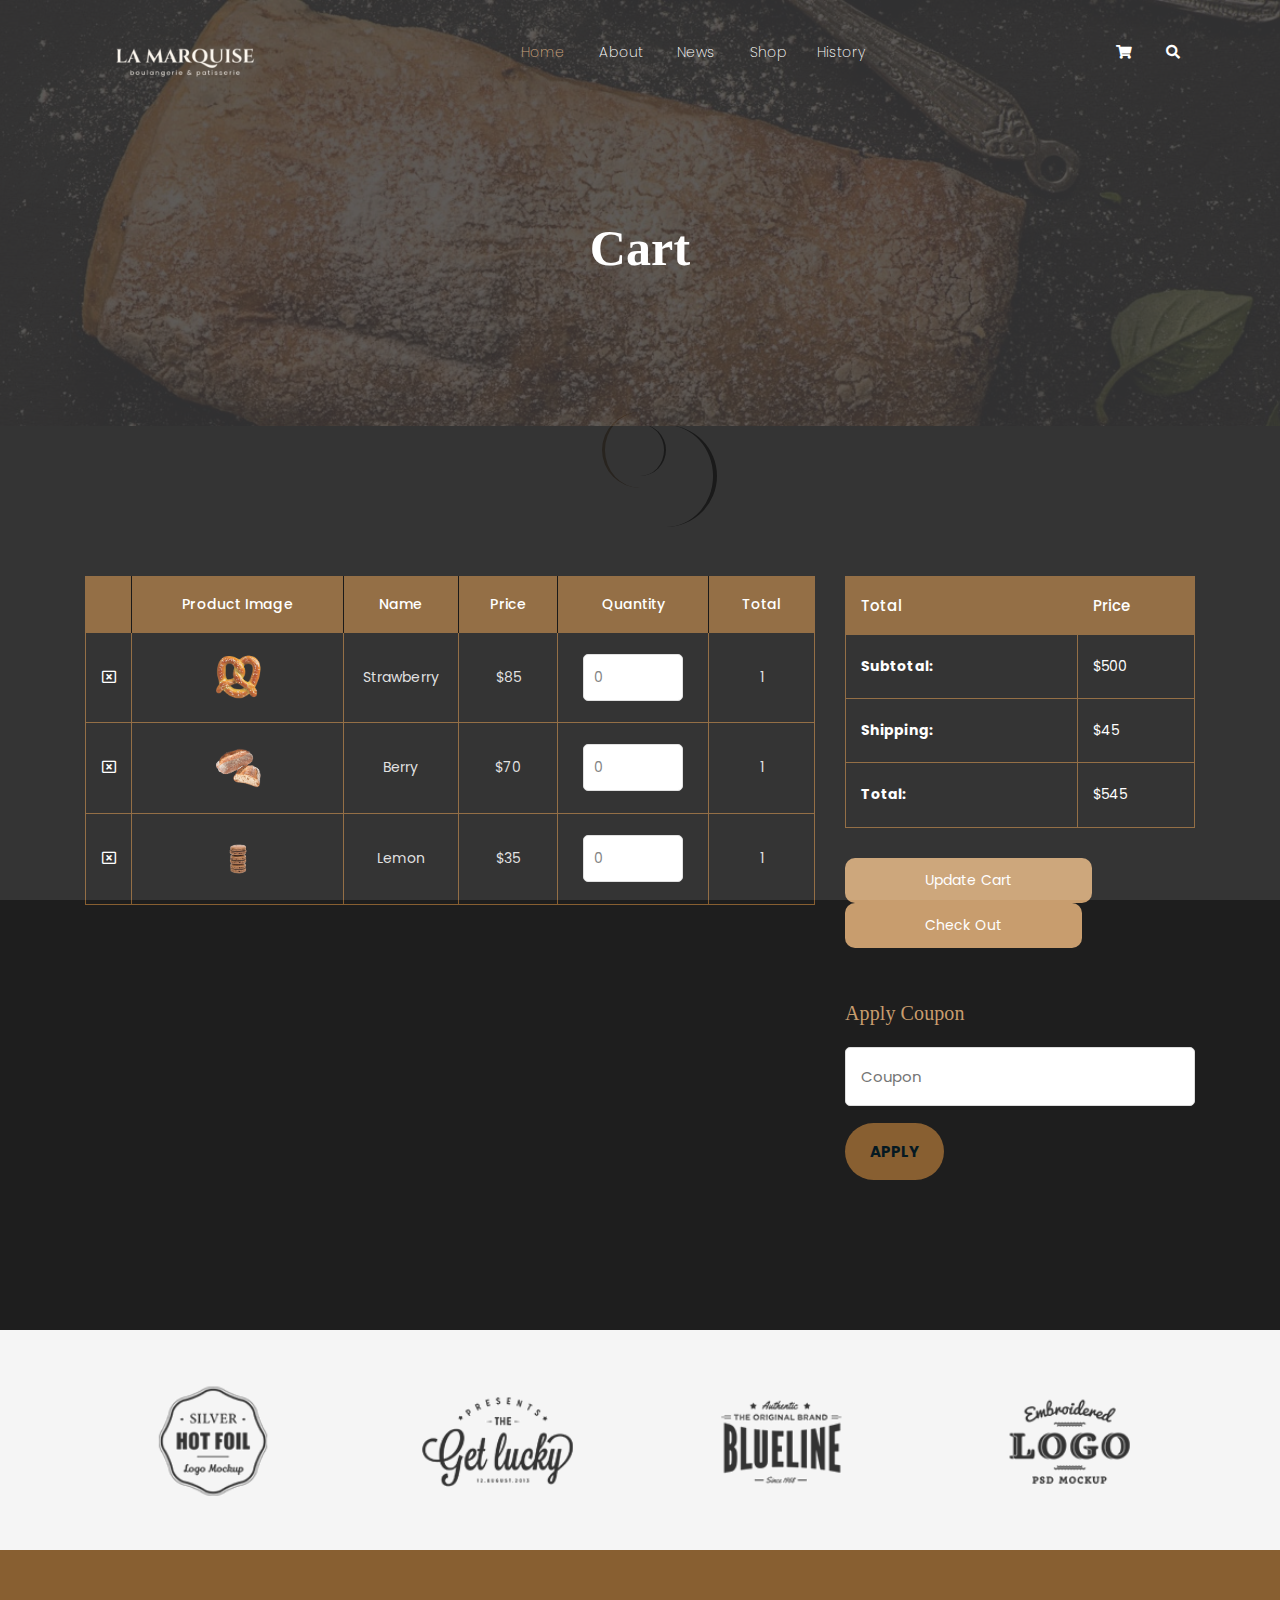
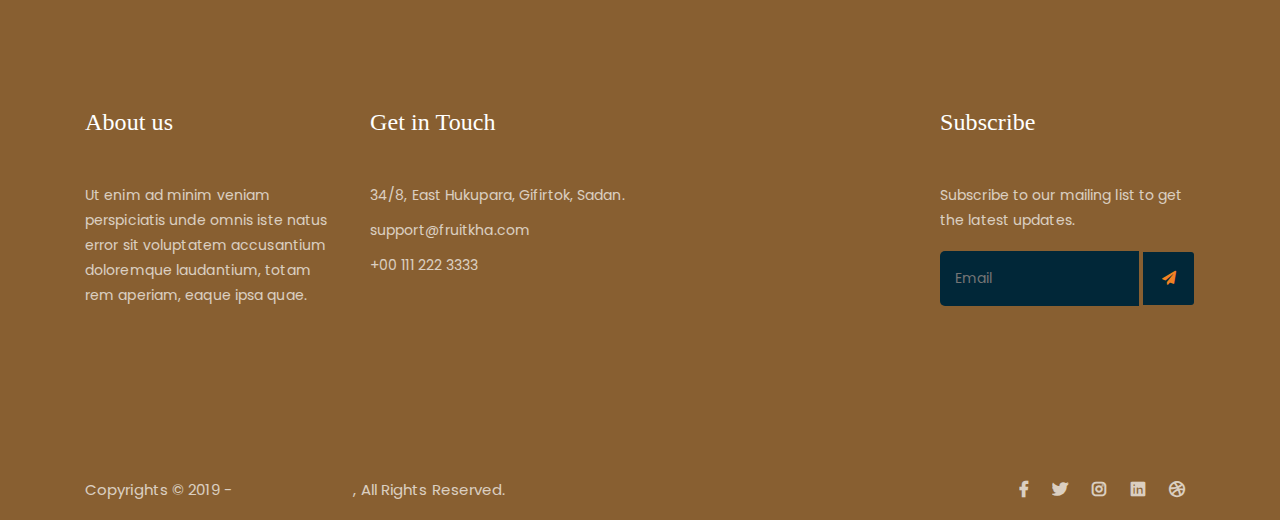
<file: cart.html>
<!DOCTYPE html>
<html lang="en">
<head>
	<meta charset="UTF-8">
	<meta http-equiv="X-UA-Compatible" content="IE=edge">
	<meta name="viewport" content="width=device-width, initial-scale=1">
	<meta name="description" content="Responsive Bootstrap4 Shop Template, Created by Imran Hossain from https://imransdesign.com/">

	<!-- title -->
	<title>Cart</title>

	<!-- favicon -->
	<link rel="shortcut icon" type="image/png" href="assets/img/favicon.png">
	<!-- google font -->
	<link href="https://fonts.googleapis.com/css?family=Open+Sans:300,400,700" rel="stylesheet">
	<link href="https://fonts.googleapis.com/css?family=Poppins:400,700&display=swap" rel="stylesheet">
	<!-- fontawesome -->
	<link rel="stylesheet" href="assets/css/all.min.css">
	<!-- bootstrap -->
	<link rel="stylesheet" href="assets/bootstrap/css/bootstrap.min.css">
	<!-- owl carousel -->
	<link rel="stylesheet" href="assets/css/owl.carousel.css">
	<!-- magnific popup -->
	<link rel="stylesheet" href="assets/css/magnific-popup.css">
	<!-- animate css -->
	<link rel="stylesheet" href="assets/css/animate.css">
	<!-- mean menu css -->
	<link rel="stylesheet" href="assets/css/meanmenu.min.css">
	<!-- main style -->
	<link rel="stylesheet" href="assets/css/main.css">
	<!-- responsive -->
	<link rel="stylesheet" href="assets/css/responsive.css">

</head>
<body>
	
	<!--PreLoader-->
    <div class="loader">
        <div class="loader-inner">
            <div class="circle"></div>
        </div>
    </div>
    <!--PreLoader Ends-->
	
	<!-- header -->
	<div class="top-header-area" id="sticker">
		<div class="container">
			<div class="row">
				<div class="col-lg-12 col-sm-12 text-center">
					<div class="main-menu-wrap">
						<!-- logo -->
						<div class="site-logo">
							<a href="index.html">
								<img src="assets/img/logo.png" alt="">
							</a>
						</div>
						<!-- logo -->

						<!-- menu start -->
						<nav class="main-menu">
							<ul>
								<li class="current-list-item"><a href="about.html">Home</a>

								</li>
								<li><a href="about.html">About</a></li>

									<ul class="sub-menu">
										<li><a href="404.html">404 page</a></li>
										<li><a href="about.html">About</a></li>
										<li><a href="cart.html">Cart</a></li>
										<li><a href="checkout.html">Check Out</a></li>
										<li><a href="news.html">News</a></li>
										<li><a href="shop.html">Shop</a></li>
									</ul>
								</li>
								<li><a href="news.html">News</a>

								</li>
								<li><a href="shop.html">Shop</a>
								<li><a href="history.html">History</a></li>
								</li>
								<li>
									<div class="header-icons">
										<a class="shopping-cart" href="cart.html"><i class="fas fa-shopping-cart"></i></a>
										<a class="mobile-hide search-bar-icon" href="#"><i class="fas fa-search"></i></a>
									</div>
								</li>
							</ul>
						</nav>
						<a class="mobile-show search-bar-icon" href="#"><i class="fas fa-search"></i></a>
						<div class="mobile-menu"></div>
						<!-- menu end -->
					</div>
				</div>
			</div>
		</div>
	</div>
	<!-- end header -->

	<!-- search area -->
	<div class="search-area">
		<div class="container">
			<div class="row">
				<div class="col-lg-12">
					<span class="close-btn"><i class="fas fa-window-close"></i></span>
					<div class="search-bar">
						<div class="search-bar-tablecell">
							<h3>Search For:</h3>
							<input type="text" placeholder="Keywords">
							<button type="submit">Search <i class="fas fa-search"></i></button>
						</div>
					</div>
				</div>
			</div>
		</div>
	</div>
	<!-- end search arewa -->
	
	<!-- breadcrumb-section -->
	<div class="breadcrumb-section breadcrumb-bg">
		<div class="container">
			<div class="row">
				<div class="col-lg-8 offset-lg-2 text-center">
					<div class="breadcrumb-text">
						<h1>Cart</h1>
					</div>
				</div>
			</div>
		</div>
	</div>
	<!-- end breadcrumb section -->

	<!-- cart -->
	<div class="cart-section mt-150 mb-150">
		<div class="container">
			<div class="row">
				<div class="col-lg-8 col-md-12">
					<div class="cart-table-wrap">
						<table class="cart-table">
							<thead class="cart-table-head">
								<tr class="table-head-row">
									<th class="product-remove"></th>
									<th class="product-image">Product Image</th>
									<th class="product-name">Name</th>
									<th class="product-price">Price</th>
									<th class="product-quantity">Quantity</th>
									<th class="product-total">Total</th>
								</tr>
							</thead>
							<tbody>
								<tr class="table-body-row">
									<td class="product-remove"><a href="#"><i class="far fa-window-close"></i></a></td>
									<td class="product-image"><img src="assets/img/products/product-img-1.jpg" alt=""></td>
									<td class="product-name">Strawberry</td>
									<td class="product-price">$85</td>
									<td class="product-quantity"><input type="number" placeholder="0"></td>
									<td class="product-total">1</td>
								</tr>
								<tr class="table-body-row">
									<td class="product-remove"><a href="#"><i class="far fa-window-close"></i></a></td>
									<td class="product-image"><img src="assets/img/products/product-img-2.jpg" alt=""></td>
									<td class="product-name">Berry</td>
									<td class="product-price">$70</td>
									<td class="product-quantity"><input type="number" placeholder="0"></td>
									<td class="product-total">1</td>
								</tr>
								<tr class="table-body-row">
									<td class="product-remove"><a href="#"><i class="far fa-window-close"></i></a></td>
									<td class="product-image"><img src="assets/img/products/product-img-3.jpg" alt=""></td>
									<td class="product-name">Lemon</td>
									<td class="product-price">$35</td>
									<td class="product-quantity"><input type="number" placeholder="0"></td>
									<td class="product-total">1</td>
								</tr>
							</tbody>
						</table>
					</div>
				</div>

				<div class="col-lg-4">
					<div class="total-section">
						<table class="total-table">
							<thead class="total-table-head">
								<tr class="table-total-row">
									<th>Total</th>
									<th>Price</th>
								</tr>
							</thead>
							<tbody>
								<tr class="total-data">
									<td ><strong>Subtotal: </strong></td>
									<td>$500</td>
								</tr>
								<tr class="total-data">
									<td><strong>Shipping: </strong></td>
									<td>$45</td>
								</tr>
								<tr class="total-data">
									<td><strong>Total: </strong></td>
									<td>$545</td>
								</tr>
							</tbody>
						</table>
						<div class="cart-buttons">
							<a href="cart.html" class="boxed-btn">Update Cart</a>
							<a href="checkout.html" class="boxed-btn black">Check Out</a>
						</div>
					</div>

					<div class="coupon-section">
						<h3>Apply Coupon</h3>
						<div class="coupon-form-wrap">
							<form action="index.html">
								<p><input type="text" placeholder="Coupon"></p>
								<p><input type="submit" value="Apply"></p>
							</form>
						</div>
					</div>
				</div>
			</div>
		</div>
	</div>
	<!-- end cart -->

	<!-- logo carousel -->
	<div class="logo-carousel-section">
		<div class="container">
			<div class="row">
				<div class="col-lg-12">
					<div class="logo-carousel-inner">
						<div class="single-logo-item">
							<img src="assets/img/company-logos/1.png" alt="">
						</div>
						<div class="single-logo-item">
							<img src="assets/img/company-logos/2.png" alt="">
						</div>
						<div class="single-logo-item">
							<img src="assets/img/company-logos/3.png" alt="">
						</div>
						<div class="single-logo-item">
							<img src="assets/img/company-logos/4.png" alt="">
						</div>
						<div class="single-logo-item">
							<img src="assets/img/company-logos/5.png" alt="">
						</div>
					</div>
				</div>
			</div>
		</div>
	</div>
	<!-- end logo carousel -->

	<!-- footer -->
	<div class="footer-area">
		<div class="container">
			<div class="row">
				<div class="col-lg-3 col-md-6">
					<div class="footer-box about-widget">
						<h2 class="widget-title">About us</h2>
						<p>Ut enim ad minim veniam perspiciatis unde omnis iste natus error sit voluptatem accusantium doloremque laudantium, totam rem aperiam, eaque ipsa quae.</p>
					</div>
				</div>
				<div class="col-lg-3 col-md-6">
					<div class="footer-box get-in-touch">
						<h2 class="widget-title">Get in Touch</h2>
						<ul>
							<li>34/8, East Hukupara, Gifirtok, Sadan.</li>
							<li>support@fruitkha.com</li>
							<li>+00 111 222 3333</li>
						</ul>
					</div>
				</div>
				<div class="col-lg-3 col-md-6">

				</div>
				<div class="col-lg-3 col-md-6">
					<div class="footer-box subscribe">
						<h2 class="widget-title">Subscribe</h2>
						<p>Subscribe to our mailing list to get the latest updates.</p>
						<form action="index.html">
							<input type="email" placeholder="Email">
							<button type="submit"><i class="fas fa-paper-plane"></i></button>
						</form>
					</div>
				</div>
			</div>
		</div>
	</div>
	<!-- end footer -->
	
	<!-- copyright -->
	<div class="copyright">
		<div class="container">
			<div class="row">
				<div class="col-lg-6 col-md-12">
					<p>Copyrights &copy; 2019 - <a href="https://imransdesign.com/">Imran Hossain</a>,  All Rights Reserved.</p>
				</div>
				<div class="col-lg-6 text-right col-md-12">
					<div class="social-icons">
						<ul>
							<li><a href="#" target="_blank"><i class="fab fa-facebook-f"></i></a></li>
							<li><a href="#" target="_blank"><i class="fab fa-twitter"></i></a></li>
							<li><a href="#" target="_blank"><i class="fab fa-instagram"></i></a></li>
							<li><a href="#" target="_blank"><i class="fab fa-linkedin"></i></a></li>
							<li><a href="#" target="_blank"><i class="fab fa-dribbble"></i></a></li>
						</ul>
					</div>
				</div>
			</div>
		</div>
	</div>
	<!-- end copyright -->
	
	<!-- jquery -->
	<script src="assets/js/jquery-1.11.3.min.js"></script>
	<!-- bootstrap -->
	<script src="assets/bootstrap/js/bootstrap.min.js"></script>
	<!-- count down -->
	<script src="assets/js/jquery.countdown.js"></script>
	<!-- isotope -->
	<script src="assets/js/jquery.isotope-3.0.6.min.js"></script>
	<!-- waypoints -->
	<script src="assets/js/waypoints.js"></script>
	<!-- owl carousel -->
	<script src="assets/js/owl.carousel.min.js"></script>
	<!-- magnific popup -->
	<script src="assets/js/jquery.magnific-popup.min.js"></script>
	<!-- mean menu -->
	<script src="assets/js/jquery.meanmenu.min.js"></script>
	<!-- sticker js -->
	<script src="assets/js/sticker.js"></script>
	<!-- main js -->
	<script src="assets/js/main.js"></script>

</body>
</html>
</file>
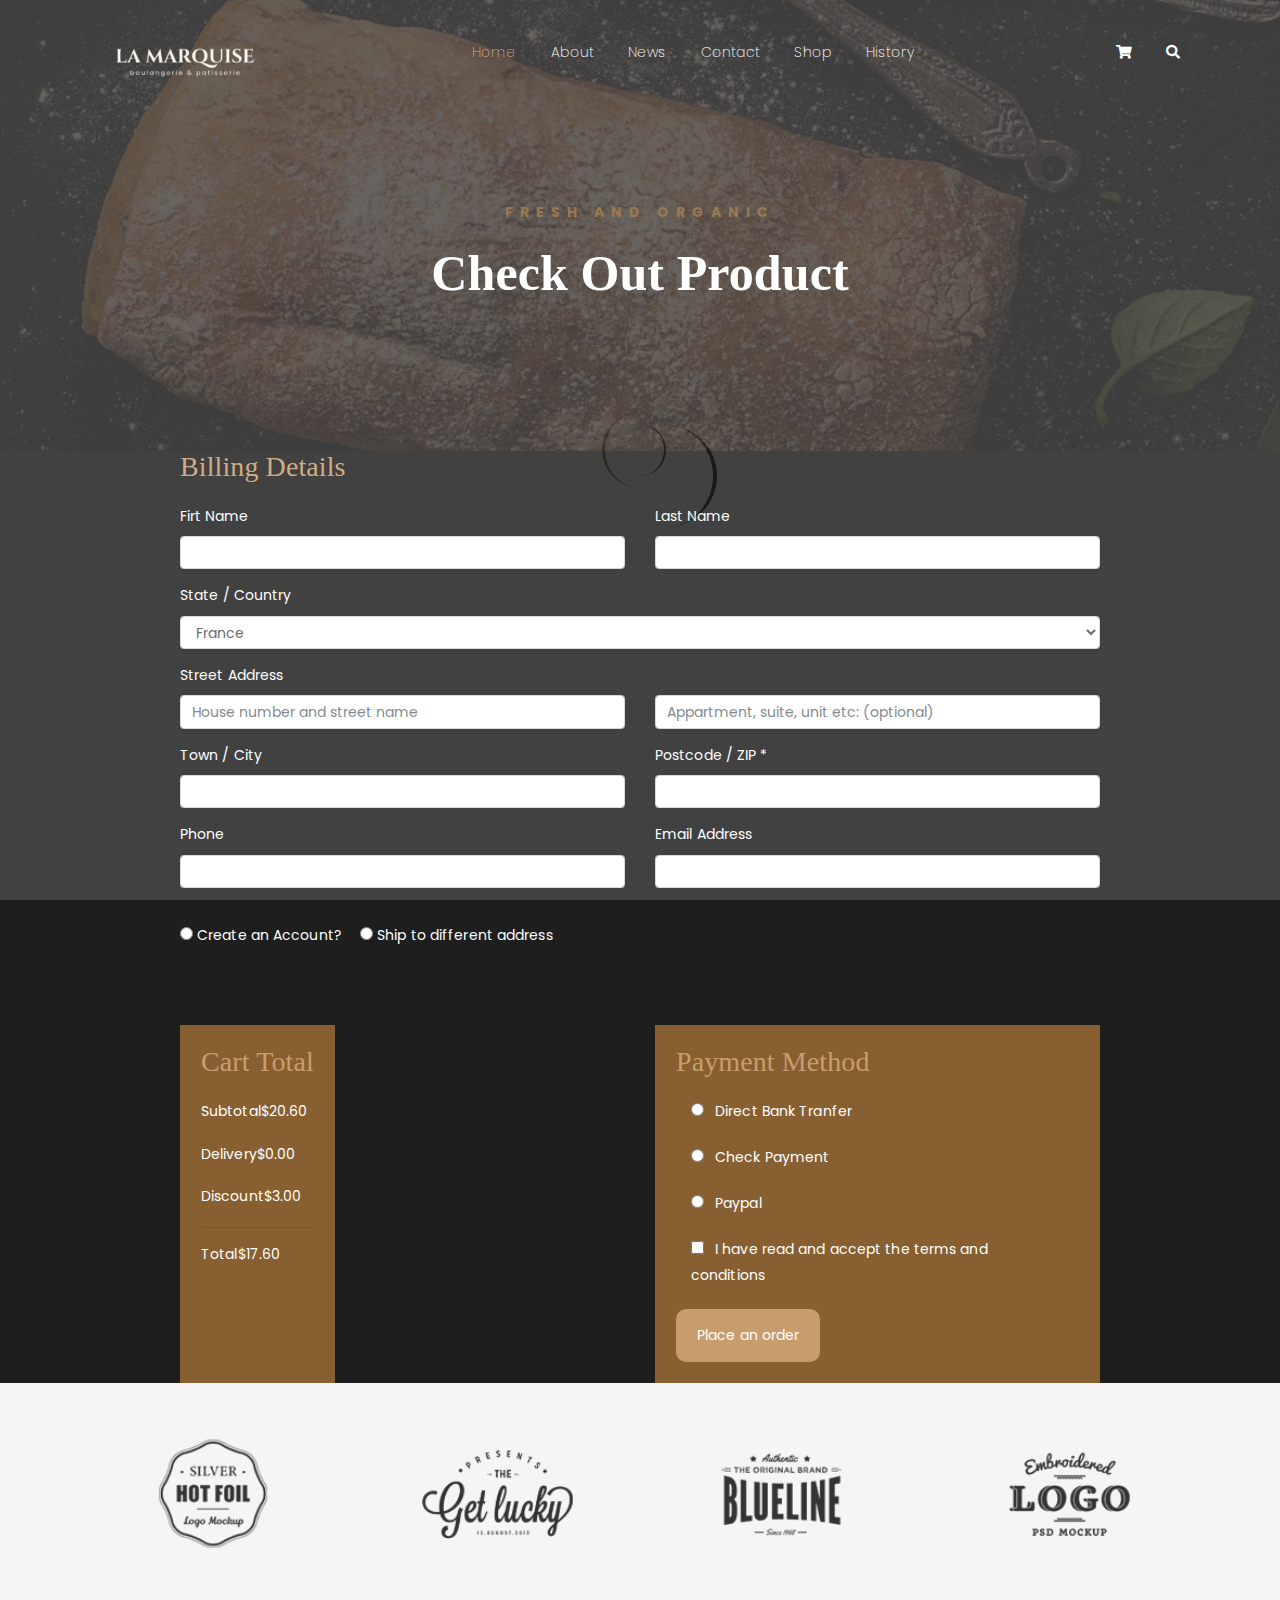
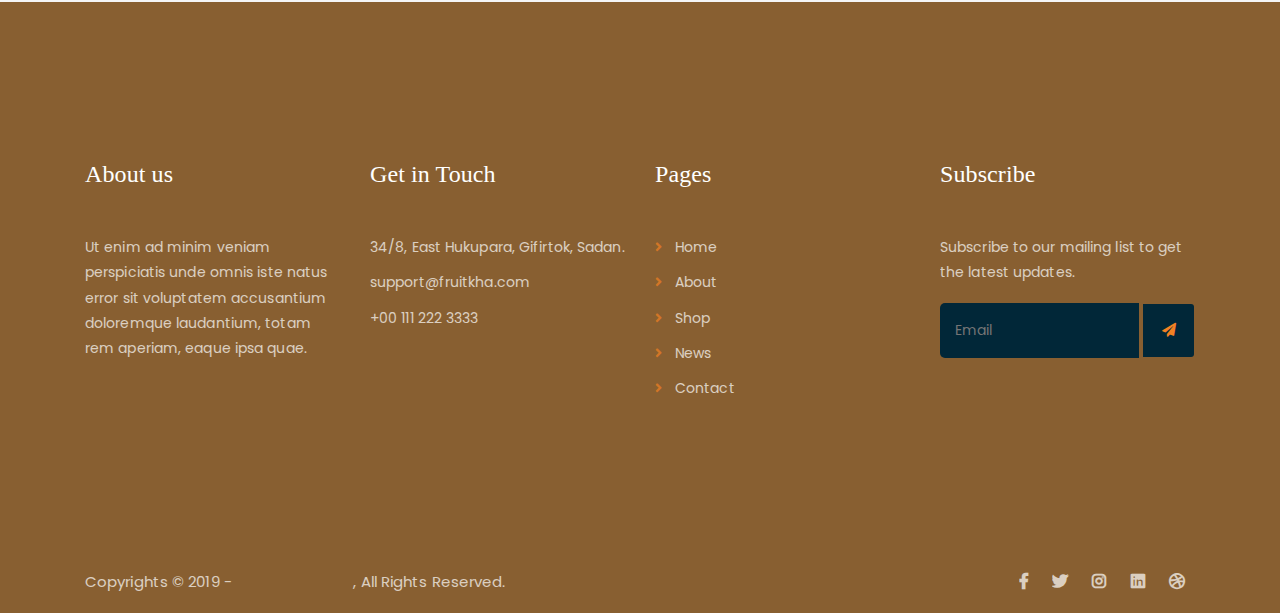
<file: checkout.html>
<!DOCTYPE html>
<html lang="en">
<head>
	<meta charset="UTF-8">
	<meta http-equiv="X-UA-Compatible" content="IE=edge">
	<meta name="viewport" content="width=device-width, initial-scale=1">
	<meta name="description" content="Responsive Bootstrap4 Shop Template, Created by Imran Hossain from https://imransdesign.com/">

	<!-- title -->
	<title>Check Out</title>

	<!-- favicon -->
	<link rel="shortcut icon" type="image/png" href="assets/img/favicon.png">
	<!-- google font -->
	<link href="https://fonts.googleapis.com/css?family=Open+Sans:300,400,700" rel="stylesheet">
	<link href="https://fonts.googleapis.com/css?family=Poppins:400,700&display=swap" rel="stylesheet">
	<!-- fontawesome -->
	<link rel="stylesheet" href="assets/css/all.min.css">
	<!-- bootstrap -->
	<link rel="stylesheet" href="assets/bootstrap/css/bootstrap.min.css">
	<!-- owl carousel -->
	<link rel="stylesheet" href="assets/css/owl.carousel.css">
	<!-- magnific popup -->
	<link rel="stylesheet" href="assets/css/magnific-popup.css">
	<!-- animate css -->
	<link rel="stylesheet" href="assets/css/animate.css">
	<!-- mean menu css -->
	<link rel="stylesheet" href="assets/css/meanmenu.min.css">
	<!-- main style -->
	<link rel="stylesheet" href="assets/css/main.css">
	<!-- responsive -->
	<link rel="stylesheet" href="assets/css/responsive.css">

</head>
<body>
	
	<!--PreLoader-->
    <div class="loader">
        <div class="loader-inner">
            <div class="circle"></div>
        </div>
    </div>
    <!--PreLoader Ends-->
	
	<!-- header -->
	<div class="top-header-area" id="sticker">
		<div class="container">
			<div class="row">
				<div class="col-lg-12 col-sm-12 text-center">
					<div class="main-menu-wrap">
						<!-- logo -->
						<div class="site-logo">
							<a href="index.html">
								<img src="assets/img/logo.png" alt="">
							</a>
						</div>
						<!-- logo -->

						<!-- menu start -->
						<nav class="main-menu">
							<ul>
								<li class="current-list-item"><a href="index.html">Home</a>

								</li>
								<li><a href="about.html">About</a></li>

								<li><a href="news.html">News</a>

								</li>
								<li><a href="contact.html">Contact</a></li>
								<li><a href="shop.html">Shop</a>

								</li>
								<li><a href="history.html">History</a></li>

								<li>
									<div class="header-icons">
										<a class="shopping-cart" href="cart.html"><i class="fas fa-shopping-cart"></i></a>
										<a class="mobile-hide search-bar-icon" href="#"><i class="fas fa-search"></i></a>
									</div>
								</li>
							</ul>
						</nav>
						<a class="mobile-show search-bar-icon" href="#"><i class="fas fa-search"></i></a>
						<div class="mobile-menu"></div>
						<!-- menu end -->
					</div>
				</div>
			</div>
		</div>
	</div>
	<!-- end header -->

	<!-- search area -->
	<div class="search-area">
		<div class="container">
			<div class="row">
				<div class="col-lg-12">
					<span class="close-btn"><i class="fas fa-window-close"></i></span>
					<div class="search-bar">
						<div class="search-bar-tablecell">
							<h3>Search For:</h3>
							<input type="text" placeholder="Keywords">
							<button type="submit">Search <i class="fas fa-search"></i></button>
						</div>
					</div>
				</div>
			</div>
		</div>
	</div>
	<!-- end search arewa -->
	
	<!-- breadcrumb-section -->
	<div class="breadcrumb-section breadcrumb-bg">
		<div class="container">
			<div class="row">
				<div class="col-lg-8 offset-lg-2 text-center">
					<div class="breadcrumb-text">
						<p>Fresh and Organic</p>
						<h1>Check Out Product</h1>
					</div>
				</div>
			</div>
		</div>
	</div>
	<!-- end breadcrumb section -->

    <section class="ftco-section">
		<div class="container">
		  <div class="row justify-content-center">
			<div class="col-xl-10 ftco-animate">
						  <form action="#" class="billing-form">
							  <h3 class="mb-4 billing-heading">Billing Details</h3>
					<div class="row align-items-end">
						<div class="col-md-6">
					  <div class="form-group">
						  <label for="firstname">Firt Name</label>
						<input type="text" class="form-control" placeholder="">
					  </div>
					</div>
					<div class="col-md-6">
					  <div class="form-group">
						  <label for="lastname">Last Name</label>
						<input type="text" class="form-control" placeholder="">
					  </div>
				  </div>
				  <div class="w-100"></div>
					  <div class="col-md-12">
						  <div class="form-group">
							  <label for="country">State / Country</label>
							  <div class="select-wrap">
							<div class="icon"><span class="ion-ios-arrow-down"></span></div>
							<select name="" id="" class="form-control">
								<option value="">France</option>
							  <option value="">Italy</option>
							  <option value="">Philippines</option>
							  <option value="">South Korea</option>
							  <option value="">Hongkong</option>
							  <option value="">Japan</option>
							</select>
						  </div>
						  </div>
					  </div>
					  <div class="w-100"></div>
					  <div class="col-md-6">
						  <div class="form-group">
						  <label for="streetaddress">Street Address</label>
						<input type="text" class="form-control" placeholder="House number and street name">
					  </div>
					  </div>
					  <div class="col-md-6">
						  <div class="form-group">
						<input type="text" class="form-control" placeholder="Appartment, suite, unit etc: (optional)">
					  </div>
					  </div>
					  <div class="w-100"></div>
					  <div class="col-md-6">
						  <div class="form-group">
						  <label for="towncity">Town / City</label>
						<input type="text" class="form-control" placeholder="">
					  </div>
					  </div>
					  <div class="col-md-6">
						  <div class="form-group">
							  <label for="postcodezip">Postcode / ZIP *</label>
						<input type="text" class="form-control" placeholder="">
					  </div>
					  </div>
					  <div class="w-100"></div>
					  <div class="col-md-6">
					  <div class="form-group">
						  <label for="phone">Phone</label>
						<input type="text" class="form-control" placeholder="">
					  </div>
					</div>
					<div class="col-md-6">
					  <div class="form-group">
						  <label for="emailaddress">Email Address</label>
						<input type="text" class="form-control" placeholder="">
					  </div>
				  </div>
				  <div class="w-100"></div>
				  <div class="col-md-12">
					  <div class="form-group mt-4">
										  <div class="radio">
											<label class="mr-3"><input type="radio" name="optradio"> Create an Account? </label>
											<label><input type="radio" name="optradio"> Ship to different address</label>
										  </div>
									  </div>
				  </div>
				  </div>
				</form><!-- END -->
  
  
  
				<div class="row mt-5 pt-3 d-flex ">
					<div class=" col-md-6 d-flex">
						<div class=" cart-total cart-banner p-3 p-md-4">
							<h3 class="billing-heading mb-4 orang">Cart Total</h3>
							<p class="d-flex">
									  <span>Subtotal</span>
									  <span>$20.60</span>
								  </p>
								  <p class="d-flex">
									  <span>Delivery</span>
									  <span>$0.00</span>
								  </p>
								  <p class="d-flex">
									  <span>Discount</span>
									  <span>$3.00</span>
								  </p>
								  <hr>
								  <p class="d-flex total-price">
									  <span>Total</span>
									  <span>$17.60</span>
								  </p>
								  </div>
					</div>
					<div class="col-md-6" >
						<div class="cart-banner p-3 p-md-4 ">
							<h3 class="billing-heading mb-4 ">Payment Method</h3>
									  <div class="form-group">
										  <div class="col-md-12">
											  <div class="radio">
												 <label><input type="radio" name="optradio" class="mr-2"> Direct Bank Tranfer</label>
											  </div>
										  </div>
									  </div>
									  <div class="form-group">
										  <div class="col-md-12">
											  <div class="radio">
												 <label><input type="radio" name="optradio" class="mr-2"> Check Payment</label>
											  </div>
										  </div>
									  </div>
									  <div class="form-group">
										  <div class="col-md-12">
											  <div class="radio">
												 <label><input type="radio" name="optradio" class="mr-2"> Paypal</label>
											  </div>
										  </div>
									  </div>
									  <div class="form-group">
										  <div class="col-md-12">
											  <div class="checkbox">
												 <label><input type="checkbox" value="" class="mr-2"> I have read and accept the terms and conditions</label>
											  </div>
										  </div>
									  </div>
									  <p><a href="#"class="boxed-btn btn-primary py-3 px-4">Place an order</a></p>
								  </div>
					</div>
				</div>
			</div> <!-- .col-md-8 -->
		  </div>
		</div>
	  </section> <!-- .section -->

	<!-- logo carousel -->
	<div class="logo-carousel-section">
		<div class="container">
			<div class="row">
				<div class="col-lg-12">
					<div class="logo-carousel-inner">
						<div class="single-logo-item">
							<img src="assets/img/company-logos/1.png" alt="">
						</div>
						<div class="single-logo-item">
							<img src="assets/img/company-logos/2.png" alt="">
						</div>
						<div class="single-logo-item">
							<img src="assets/img/company-logos/3.png" alt="">
						</div>
						<div class="single-logo-item">
							<img src="assets/img/company-logos/4.png" alt="">
						</div>
						<div class="single-logo-item">
							<img src="assets/img/company-logos/5.png" alt="">
						</div>
					</div>
				</div>
			</div>
		</div>
	</div>
	<!-- end logo carousel -->

	<!-- footer -->
	<div class="footer-area">
		<div class="container">
			<div class="row">
				<div class="col-lg-3 col-md-6">
					<div class="footer-box about-widget">
						<h2 class="widget-title">About us</h2>
						<p>Ut enim ad minim veniam perspiciatis unde omnis iste natus error sit voluptatem accusantium doloremque laudantium, totam rem aperiam, eaque ipsa quae.</p>
					</div>
				</div>
				<div class="col-lg-3 col-md-6">
					<div class="footer-box get-in-touch">
						<h2 class="widget-title">Get in Touch</h2>
						<ul>
							<li>34/8, East Hukupara, Gifirtok, Sadan.</li>
							<li>support@fruitkha.com</li>
							<li>+00 111 222 3333</li>
						</ul>
					</div>
				</div>
				<div class="col-lg-3 col-md-6">
					<div class="footer-box pages">
						<h2 class="widget-title">Pages</h2>
						<ul>
							<li><a href="index.html">Home</a></li>
							<li><a href="about.html">About</a></li>
							<li><a href="services.html">Shop</a></li>
							<li><a href="news.html">News</a></li>
							<li><a href="contact.html">Contact</a></li>
						</ul>
					</div>
				</div>
				<div class="col-lg-3 col-md-6">
					<div class="footer-box subscribe">
						<h2 class="widget-title">Subscribe</h2>
						<p>Subscribe to our mailing list to get the latest updates.</p>
						<form action="index.html">
							<input type="email" placeholder="Email">
							<button type="submit"><i class="fas fa-paper-plane"></i></button>
						</form>
					</div>
				</div>
			</div>
		</div>
	</div>
	<!-- end footer -->
	
	<!-- copyright -->
	<div class="copyright">
		<div class="container">
			<div class="row">
				<div class="col-lg-6 col-md-12">
					<p>Copyrights &copy; 2019 - <a href="https://imransdesign.com/">Imran Hossain</a>,  All Rights Reserved.</p>
				</div>
				<div class="col-lg-6 text-right col-md-12">
					<div class="social-icons">
						<ul>
							<li><a href="#" target="_blank"><i class="fab fa-facebook-f"></i></a></li>
							<li><a href="#" target="_blank"><i class="fab fa-twitter"></i></a></li>
							<li><a href="#" target="_blank"><i class="fab fa-instagram"></i></a></li>
							<li><a href="#" target="_blank"><i class="fab fa-linkedin"></i></a></li>
							<li><a href="#" target="_blank"><i class="fab fa-dribbble"></i></a></li>
						</ul>
					</div>
				</div>
			</div>
		</div>
	</div>
	<!-- end copyright -->
	
	<!-- jquery -->
	<script src="assets/js/jquery-1.11.3.min.js"></script>
	<!-- bootstrap -->
	<script src="assets/bootstrap/js/bootstrap.min.js"></script>
	<!-- count down -->
	<script src="assets/js/jquery.countdown.js"></script>
	<!-- isotope -->
	<script src="assets/js/jquery.isotope-3.0.6.min.js"></script>
	<!-- waypoints -->
	<script src="assets/js/waypoints.js"></script>
	<!-- owl carousel -->
	<script src="assets/js/owl.carousel.min.js"></script>
	<!-- magnific popup -->
	<script src="assets/js/jquery.magnific-popup.min.js"></script>
	<!-- mean menu -->
	<script src="assets/js/jquery.meanmenu.min.js"></script>
	<!-- sticker js -->
	<script src="assets/js/sticker.js"></script>
	<!-- main js -->
	<script src="assets/js/main.js"></script>

</body>
</html>
</file>
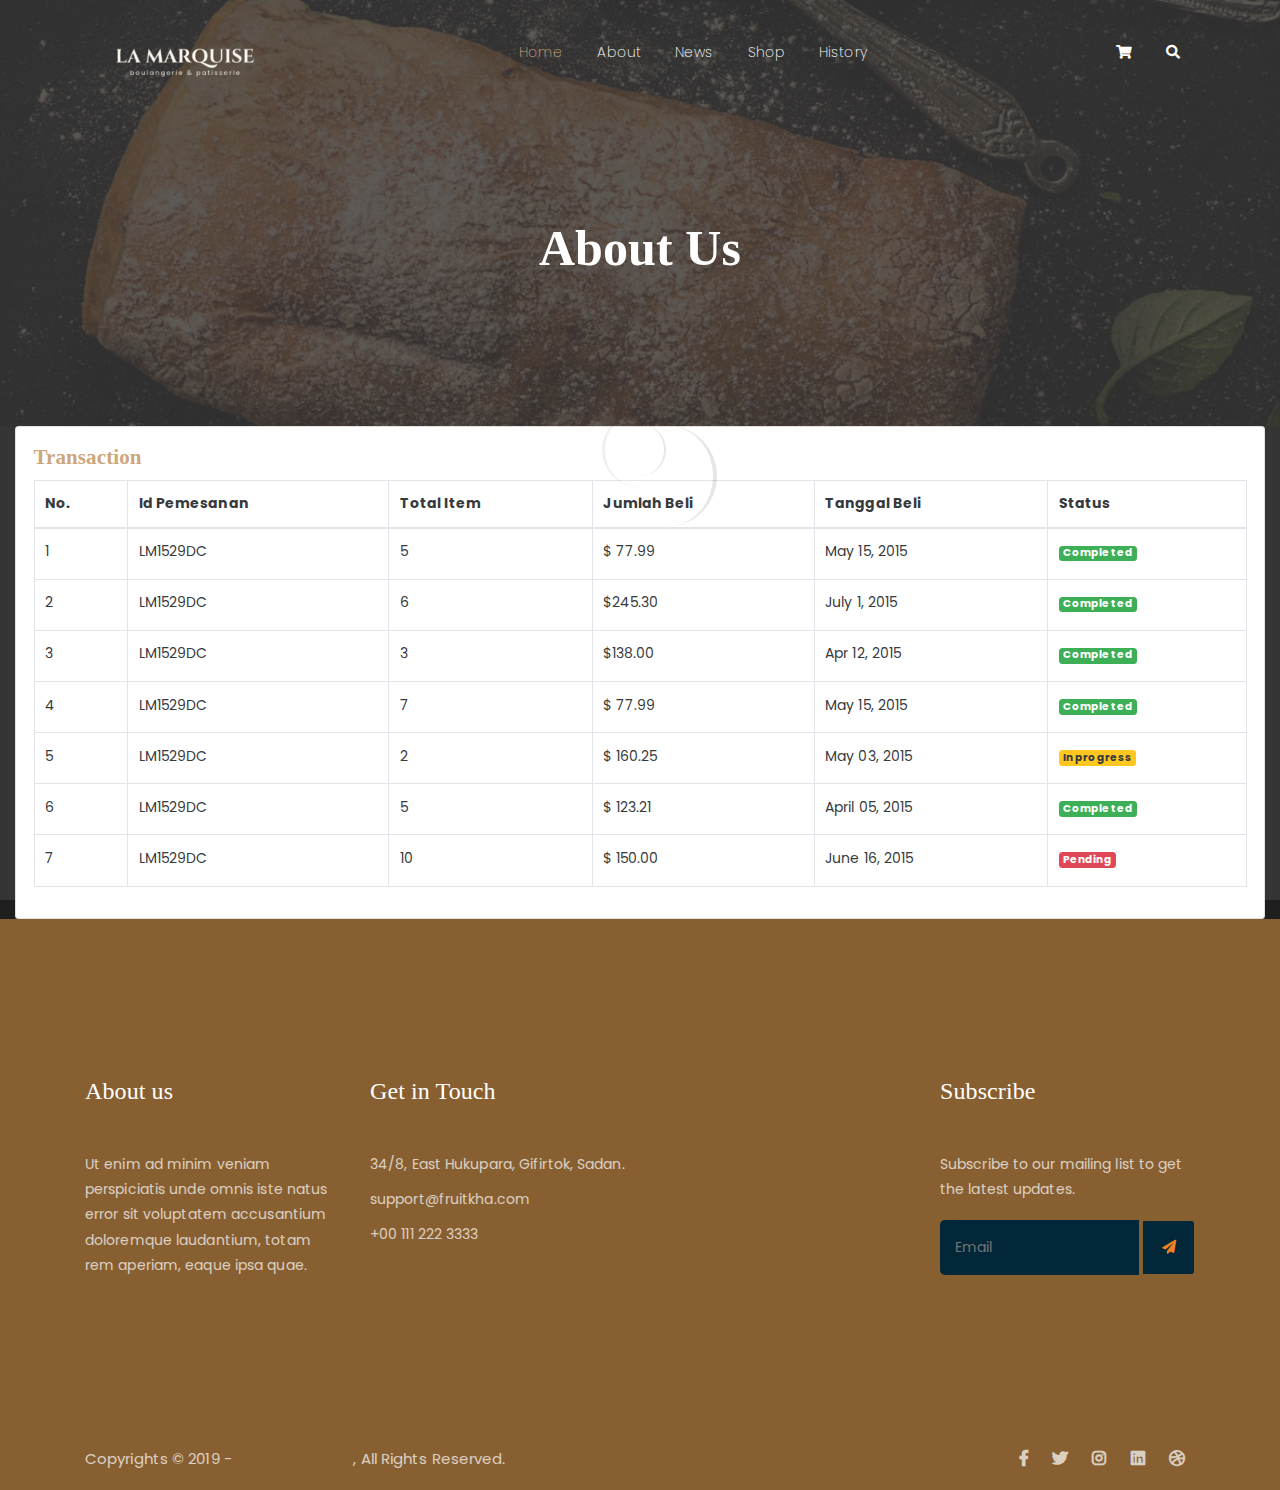
<file: history.html>
<!DOCTYPE html>
<html lang="en">
<head>
	<meta charset="UTF-8">
	<meta http-equiv="X-UA-Compatible" content="IE=edge">
	<meta name="viewport" content="width=device-width, initial-scale=1">
	<meta name="description" content="Responsive Bootstrap4 Shop Template, Created by Imran Hossain from https://imransdesign.com/">

	<!-- title -->
	<title>About</title>

	<!-- favicon -->
	<link rel="shortcut icon" type="image/png" href="assets/img/favicon.png">
	<!-- google font -->
	<link href="https://fonts.googleapis.com/css?family=Open+Sans:300,400,700" rel="stylesheet">
	<link href="https://fonts.googleapis.com/css?family=Poppins:400,700&display=swap" rel="stylesheet">
	<!-- fontawesome -->
	<link rel="stylesheet" href="assets/css/all.min.css">
	<!-- bootstrap -->
	<link rel="stylesheet" href="assets/bootstrap/css/bootstrap.min.css">
	<!-- owl carousel -->
	<link rel="stylesheet" href="assets/css/owl.carousel.css">
	<!-- magnific popup -->
	<link rel="stylesheet" href="assets/css/magnific-popup.css">
	<!-- animate css -->
	<link rel="stylesheet" href="assets/css/animate.css">
	<!-- mean menu css -->
	<link rel="stylesheet" href="assets/css/meanmenu.min.css">
	<!-- main style -->
	<link rel="stylesheet" href="assets/css/main.css">
	<!-- responsive -->
	<link rel="stylesheet" href="assets/css/responsive.css">

</head>
<body>
	
	<!--PreLoader-->
    <div class="loader">
        <div class="loader-inner">
            <div class="circle"></div>
        </div>
    </div>
    <!--PreLoader Ends-->
	
	<!-- header -->
	<div class="top-header-area" id="sticker">
		<div class="container">
			<div class="row">
				<div class="col-lg-12 col-sm-12 text-center">
					<div class="main-menu-wrap">
						<!-- logo -->
						<div class="site-logo">
							<a href="index.html">
								<img src="assets/img/logo.png" alt="">
							</a>
						</div>
						<!-- logo -->

						<!-- menu start -->
						<nav class="main-menu">
							<ul>
								<li class="current-list-item"><a href="index.html">Home</a>
								</li>
								<li><a href="about.html">About</a></li>
								<li><a href="news.html">News</a>

								</li>
								<li><a href="shop.html">Shop</a>

								</li>
                                <li><a href="history.html">History</a></li>

								<li>
									<div class="header-icons">
										<a class="shopping-cart" href="cart.html"><i class="fas fa-shopping-cart"></i></a>
										<a class="mobile-hide search-bar-icon" href="#"><i class="fas fa-search"></i></a>
									</div>
								</li>
							</ul>
						</nav>
						<a class="mobile-show search-bar-icon" href="#"><i class="fas fa-search"></i></a>
						<div class="mobile-menu"></div>
						<!-- menu end -->
					</div>
				</div>
			</div>
		</div>
	</div>
	<!-- end header -->

	<!-- search area -->
	<div class="search-area">
		<div class="container">
			<div class="row">
				<div class="col-lg-12">
					<span class="close-btn"><i class="fas fa-window-close"></i></span>
					<div class="search-bar">
						<div class="search-bar-tablecell">
							<h3>Search For:</h3>
							<input type="text" placeholder="Keywords">
							<button type="submit">Search <i class="fas fa-search"></i></button>
						</div>
					</div>
				</div>
			</div>
		</div>
	</div>
	<!-- end search arewa -->
	
	<!-- breadcrumb-section -->
	<div class="breadcrumb-section breadcrumb-bg">
		<div class="container">
			<div class="row">
				<div class="col-lg-8 offset-lg-2 text-center">
					<div class="breadcrumb-text">
						<h1>About Us</h1>
					</div>
				</div>
			</div>
		</div>
	</div>
	<!-- end breadcrumb section -->

	
	<!-- single article section -->

    <div class="col-lg-12 grid-margin stretch-card">
        <div class="card">
          <div class="card-body">
            <h4 class="card-title">Transaction</h4>
            
            <div class="table-responsive">
              <table class="table table-bordered">
                <thead>
                  <tr>
                    <th> No. </th>
                    <th> Id Pemesanan </th>
                    <th> Total Item </th>
                    <th>  Jumlah Beli </th>
                    <th> Tanggal Beli</th>
                    <th> Status</th>
                  </tr>
                </thead>
                <tbody>
                  <tr>
                    <td> 1 </td>
                    <td> LM1529DC </td>
                    <td>
                      5
                    </td>
                    <td> $ 77.99 </td>
                    <td> May 15, 2015 </td>
                    <td><label class="badge badge-success">Completed</label></td>

                  </tr>
                  <tr>
                    <td> 2 </td>
                    <td> LM1529DC </td>
                    <td>
                      6
                    </td>
                    <td> $245.30 </td>
                    <td> July 1, 2015 </td>
                    <td><label class="badge badge-success">Completed</label></td>

                  </tr>
                  <tr>
                    <td> 3 </td>
                    <td> LM1529DC </td>
                    <td>
                      3
                    </td>
                    <td> $138.00 </td>
                    <td> Apr 12, 2015 </td>
                    <td><label class="badge badge-success">Completed</label></td>

                  </tr>
                  <tr>
                    <td> 4 </td>
                    <td> LM1529DC </td>
                    <td>
                      7
                    </td>
                    <td> $ 77.99 </td>
                    <td> May 15, 2015 </td>
                    <td><label class="badge badge-success">Completed</label></td>

                  </tr>
                  <tr>
                    <td> 5 </td>
                    <td> LM1529DC </td>
                    <td>
                      2
                    </td>
                    <td> $ 160.25 </td>
                    <td> May 03, 2015 </td>
                    <td><label class="badge badge-warning">In progress</label></td>
                  </tr>
                  <tr>
                    <td> 6 </td>
                    <td> LM1529DC </td>
                    <td>
                      5
                    </td>
                    <td> $ 123.21 </td>
                    <td> April 05, 2015 </td>
                    <td><label class="badge badge-success">Completed</label></td>

                  </tr>
                  <tr>
                    <td> 7 </td>
                    <td> LM1529DC </td>
                    <td>
                      10
                    </td>
                    <td> $ 150.00 </td>
                    <td> June 16, 2015 </td>
                    <td><label class="badge badge-danger">Pending</label></td>
                  </tr>
                </tbody>
              </table>
            </div>
          </div>
        </div>
      </div>

	<!-- end single article section -->

	<!-- team section -->

	<!-- end team section -->

	

					<!-- Team Start -->

<!-- Team End -->


	<!-- footer -->
	<div class="footer-area">
		<div class="container">
			<div class="row">
				<div class="col-lg-3 col-md-6">
					<div class="footer-box about-widget">
						<h2 class="widget-title">About us</h2>
						<p>Ut enim ad minim veniam perspiciatis unde omnis iste natus error sit voluptatem accusantium doloremque laudantium, totam rem aperiam, eaque ipsa quae.</p>
					</div>
				</div>
				<div class="col-lg-3 col-md-6">
					<div class="footer-box get-in-touch">
						<h2 class="widget-title">Get in Touch</h2>
						<ul>
							<li>34/8, East Hukupara, Gifirtok, Sadan.</li>
							<li>support@fruitkha.com</li>
							<li>+00 111 222 3333</li>
						</ul>
					</div>
				</div>
				<div class="col-lg-3 col-md-6">

				</div>
				<div class="col-lg-3 col-md-6">
					<div class="footer-box subscribe">
						<h2 class="widget-title">Subscribe</h2>
						<p>Subscribe to our mailing list to get the latest updates.</p>
						<form action="index.html">
							<input type="email" placeholder="Email">
							<button type="submit"><i class="fas fa-paper-plane"></i></button>
						</form>
					</div>
				</div>
			</div>
		</div>
	</div>
	<!-- end footer -->
	
	<!-- copyright -->
	<div class="copyright">
		<div class="container">
			<div class="row">
				<div class="col-lg-6 col-md-12">
					<p>Copyrights &copy; 2019 - <a href="https://imransdesign.com/">Imran Hossain</a>,  All Rights Reserved.</p>
				</div>
				<div class="col-lg-6 text-right col-md-12">
					<div class="social-icons">
						<ul>
							<li><a href="#" target="_blank"><i class="fab fa-facebook-f"></i></a></li>
							<li><a href="#" target="_blank"><i class="fab fa-twitter"></i></a></li>
							<li><a href="#" target="_blank"><i class="fab fa-instagram"></i></a></li>
							<li><a href="#" target="_blank"><i class="fab fa-linkedin"></i></a></li>
							<li><a href="#" target="_blank"><i class="fab fa-dribbble"></i></a></li>
						</ul>
					</div>
				</div>
			</div>
		</div>
	</div>
	<!-- end copyright -->
	
	<!-- jquery -->
	<script src="assets/js/jquery-1.11.3.min.js"></script>
	<!-- bootstrap -->
	<script src="assets/bootstrap/js/bootstrap.min.js"></script>
	<!-- count down -->
	<script src="assets/js/jquery.countdown.js"></script>
	<!-- isotope -->
	<script src="assets/js/jquery.isotope-3.0.6.min.js"></script>
	<!-- waypoints -->
	<script src="assets/js/waypoints.js"></script>
	<!-- owl carousel -->
	<script src="assets/js/owl.carousel.min.js"></script>
	<!-- magnific popup -->
	<script src="assets/js/jquery.magnific-popup.min.js"></script>
	<!-- mean menu -->
	<script src="assets/js/jquery.meanmenu.min.js"></script>
	<!-- sticker js -->
	<script src="assets/js/sticker.js"></script>
	<!-- main js -->
	<script src="assets/js/main.js"></script>

</body>
</html>
</file>
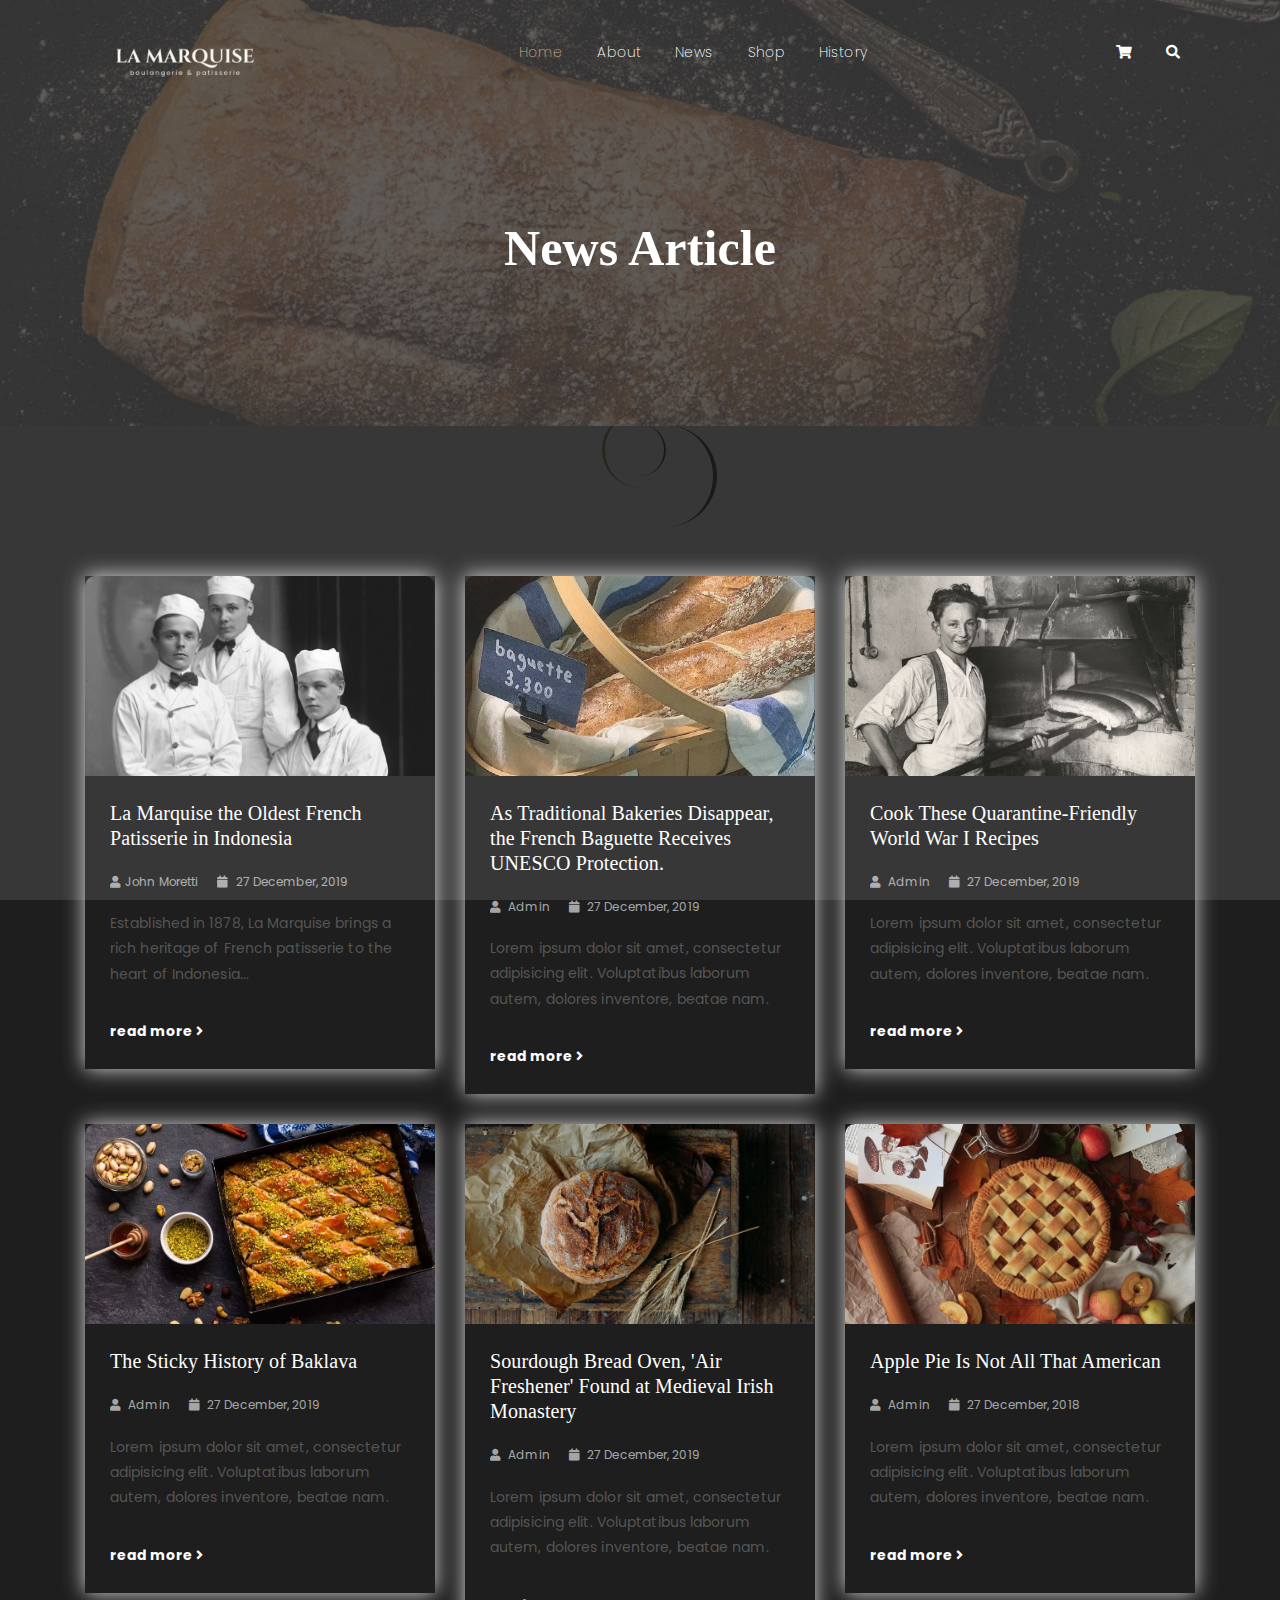
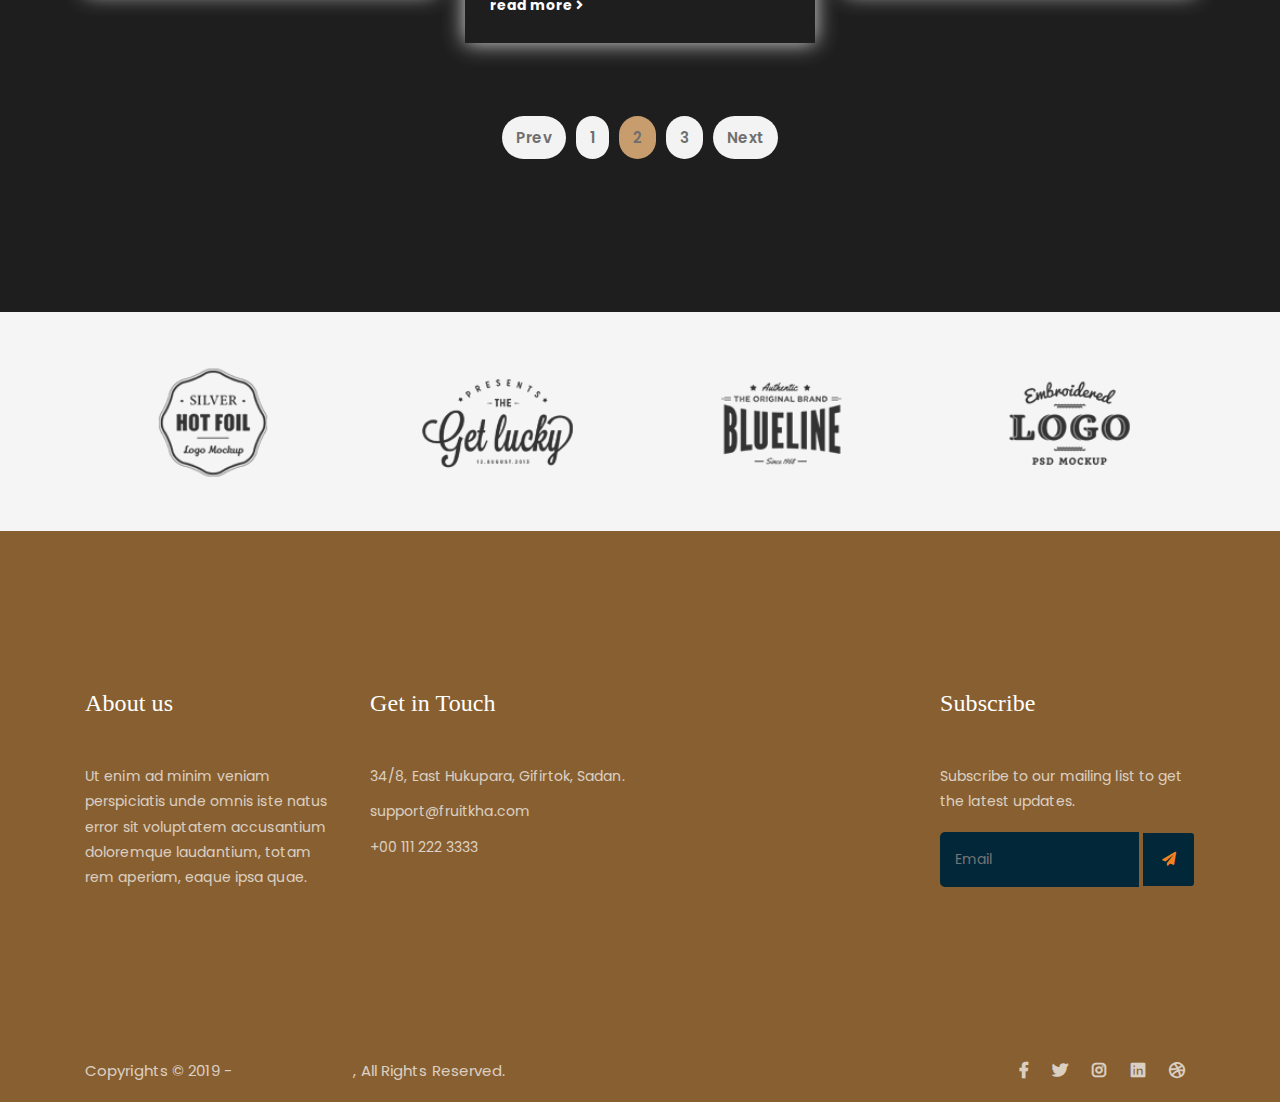
<file: news.html>
<!DOCTYPE html>
<html lang="en">
<head>
	<meta charset="UTF-8">
	<meta http-equiv="X-UA-Compatible" content="IE=edge">
	<meta name="viewport" content="width=device-width, initial-scale=1">
	<meta name="description" content="Responsive Bootstrap4 Shop Template, Created by Imran Hossain from https://imransdesign.com/">

	<!-- title -->
	<title>News</title>

	<!-- favicon -->
	<link rel="shortcut icon" type="image/png" href="assets/img/favicon.png">
	<!-- google font -->
	<link href="https://fonts.googleapis.com/css?family=Open+Sans:300,400,700" rel="stylesheet">
	<link href="https://fonts.googleapis.com/css?family=Poppins:400,700&display=swap" rel="stylesheet">
	<!-- fontawesome -->
	<link rel="stylesheet" href="assets/css/all.min.css">
	<!-- bootstrap -->
	<link rel="stylesheet" href="assets/bootstrap/css/bootstrap.min.css">
	<!-- owl carousel -->
	<link rel="stylesheet" href="assets/css/owl.carousel.css">
	<!-- magnific popup -->
	<link rel="stylesheet" href="assets/css/magnific-popup.css">
	<!-- animate css -->
	<link rel="stylesheet" href="assets/css/animate.css">
	<!-- mean menu css -->
	<link rel="stylesheet" href="assets/css/meanmenu.min.css">
	<!-- main style -->
	<link rel="stylesheet" href="assets/css/main.css">
	<!-- responsive -->
	<link rel="stylesheet" href="assets/css/responsive.css">

</head>
<body>
	
	<!--PreLoader-->
    <div class="loader">
        <div class="loader-inner">
            <div class="circle"></div>
        </div>
    </div>
    <!--PreLoader Ends-->
	
	<!-- header -->
	<div class="top-header-area" id="sticker">
		<div class="container">
			<div class="row">
				<div class="col-lg-12 col-sm-12 text-center">
					<div class="main-menu-wrap">
						<!-- logo -->
						<div class="site-logo">
							<a href="index.html">
								<img src="assets/img/logo.png" alt="">
							</a>
						</div>
						<!-- logo -->

						<!-- menu start -->
						<nav class="main-menu">
							<ul>
								<li class="current-list-item"><a href="index.html">Home</a>
								</li>
								<li><a href="about.html">About</a></li>

								<li><a href="news.html">News</a>
									
								</li>
								<li><a href="shop.html">Shop</a></li>
								<li><a href="history.html">History</a></li>
								<li>
									<div class="header-icons">
										<a class="shopping-cart" href="cart.html"><i class="fas fa-shopping-cart"></i></a>
										<a class="mobile-hide search-bar-icon" href="#"><i class="fas fa-search"></i></a>
									</div>
								</li>
							</ul>
						</nav>
						<a class="mobile-show search-bar-icon" href="#"><i class="fas fa-search"></i></a>
						<div class="mobile-menu"></div>
						<!-- menu end -->
					</div>
				</div>
			</div>
		</div>
	</div>
	<!-- end header -->

	<!-- search area -->
	<div class="search-area">
		<div class="container">
			<div class="row">
				<div class="col-lg-12">
					<span class="close-btn"><i class="fas fa-window-close"></i></span>
					<div class="search-bar">
						<div class="search-bar-tablecell">
							<h3>Search For:</h3>
							<input type="text" placeholder="Keywords">
							<button type="submit">Search <i class="fas fa-search"></i></button>
						</div>
					</div>
				</div>
			</div>
		</div>
	</div>
	<!-- end search arewa -->
	
	<!-- breadcrumb-section -->
	<div class="breadcrumb-section breadcrumb-bg">
		<div class="container">
			<div class="row">
				<div class="col-lg-8 offset-lg-2 text-center">
					<div class="breadcrumb-text">
						<h1>News Article</h1>
					</div>
				</div>
			</div>
		</div>
	</div>
	<!-- end breadcrumb section -->

	<!-- latest news -->
	<div class="latest-news mt-150 mb-150">
		<div class="container">
			<div class="row">
				<div class="col-lg-4 col-md-6">
					<div class="single-latest-news">
						<a href="single-news.html"><div class="latest-news-bg news-bg-1"></div></a>
						<div class="news-text-box">
							<h3><a href="single-news.html">La Marquise the Oldest French Patisserie in Indonesia</a></h3>
							<p class="blog-meta">
								<span class="author"><i class="fas fa-user"></i>John Moretti</span>
								<span class="date"><i class="fas fa-calendar"></i> 27 December, 2019</span>
							</p>
							<p class="excerpt">Established in 1878, La Marquise brings a rich heritage of French patisserie to the heart of Indonesia...</p>
							<a href="single-news.html" class="read-more-btn">read more <i class="fas fa-angle-right"></i></a>
						</div>
					</div>
				</div>
				<div class="col-lg-4 col-md-6">
					<div class="single-latest-news">
						<a href="single-news.html"><div class="latest-news-bg news-bg-2"></div></a>
						<div class="news-text-box">
							<h3><a href="single-news.html">As Traditional Bakeries Disappear, the French Baguette Receives UNESCO Protection.</a></h3>
							<p class="blog-meta">
								<span class="author"><i class="fas fa-user"></i> Admin</span>
								<span class="date"><i class="fas fa-calendar"></i> 27 December, 2019</span>
							</p>
							<p class="excerpt">Lorem ipsum dolor sit amet, consectetur adipisicing elit. Voluptatibus laborum autem, dolores inventore, beatae nam.</p>
							<a href="single-news.html" class="read-more-btn">read more <i class="fas fa-angle-right"></i></a>
						</div>
					</div>
				</div>
				<div class="col-lg-4 col-md-6">
					<div class="single-latest-news">
						<a href="single-news.html"><div class="latest-news-bg news-bg-3"></div></a>
						<div class="news-text-box">
							<h3><a href="single-news.html">
								Cook These Quarantine-Friendly World War I Recipes</a></h3>
							<p class="blog-meta">
								<span class="author"><i class="fas fa-user"></i> Admin</span>
								<span class="date"><i class="fas fa-calendar"></i> 27 December, 2019</span>
							</p>
							<p class="excerpt">Lorem ipsum dolor sit amet, consectetur adipisicing elit. Voluptatibus laborum autem, dolores inventore, beatae nam.</p>
							<a href="single-news.html" class="read-more-btn">read more <i class="fas fa-angle-right"></i></a>
						</div>
					</div>
				</div>
				<div class="col-lg-4 col-md-6">
					<div class="single-latest-news">
						<a href="single-news.html"><div class="latest-news-bg news-bg-4"></div></a>
						<div class="news-text-box">
							<h3><a href="single-news.html">The Sticky History of Baklava</a></h3>
							<p class="blog-meta">
								<span class="author"><i class="fas fa-user"></i> Admin</span>
								<span class="date"><i class="fas fa-calendar"></i> 27 December, 2019</span>
							</p>
							<p class="excerpt">Lorem ipsum dolor sit amet, consectetur adipisicing elit. Voluptatibus laborum autem, dolores inventore, beatae nam.</p>
							<a href="single-news.html" class="read-more-btn">read more <i class="fas fa-angle-right"></i></a>
						</div>
					</div>
				</div>
				<div class="col-lg-4 col-md-6">
					<div class="single-latest-news">
						<a href="single-news.html"><div class="latest-news-bg news-bg-5"></div></a>
						<div class="news-text-box">
							<h3><a href="single-news.html">Sourdough Bread Oven, 'Air Freshener' Found at Medieval Irish Monastery</a></h3>
							<p class="blog-meta">
								<span class="author"><i class="fas fa-user"></i> Admin</span>
								<span class="date"><i class="fas fa-calendar"></i> 27 December, 2019</span>
							</p>
							<p class="excerpt">Lorem ipsum dolor sit amet, consectetur adipisicing elit. Voluptatibus laborum autem, dolores inventore, beatae nam.</p>
							<a href="single-news.html" class="read-more-btn">read more <i class="fas fa-angle-right"></i></a>
						</div>
					</div>
				</div>
				<div class="col-lg-4 col-md-6">
					<div class="single-latest-news">
						<a href="single-news.html"><div class="latest-news-bg news-bg-6"></div></a>
						<div class="news-text-box">
							<h3><a href="single-news.html">Apple Pie Is Not All That American</a></h3>
							<p class="blog-meta">
								<span class="author"><i class="fas fa-user"></i> Admin</span>
								<span class="date"><i class="fas fa-calendar"></i> 27 December, 2018</span>
							</p>
							<p class="excerpt">Lorem ipsum dolor sit amet, consectetur adipisicing elit. Voluptatibus laborum autem, dolores inventore, beatae nam.</p>
							<a href="single-news.html" class="read-more-btn">read more <i class="fas fa-angle-right"></i></a>
						</div>
					</div>
				</div>
			</div>

			<div class="row">
				<div class="container">
					<div class="row">
						<div class="col-lg-12 text-center">
							<div class="pagination-wrap">
								<ul>
									<li><a href="#">Prev</a></li>
									<li><a href="#">1</a></li>
									<li><a class="active" href="#">2</a></li>
									<li><a href="#">3</a></li>
									<li><a href="#">Next</a></li>
								</ul>
							</div>
						</div>
					</div>
				</div>
			</div>
		</div>
	</div>
	<!-- end latest news -->

	<!-- logo carousel -->
	<div class="logo-carousel-section">
		<div class="container">
			<div class="row">
				<div class="col-lg-12">
					<div class="logo-carousel-inner">
						<div class="single-logo-item">
							<img src="assets/img/company-logos/1.png" alt="">
						</div>
						<div class="single-logo-item">
							<img src="assets/img/company-logos/2.png" alt="">
						</div>
						<div class="single-logo-item">
							<img src="assets/img/company-logos/3.png" alt="">
						</div>
						<div class="single-logo-item">
							<img src="assets/img/company-logos/4.png" alt="">
						</div>
						<div class="single-logo-item">
							<img src="assets/img/company-logos/5.png" alt="">
						</div>
					</div>
				</div>
			</div>
		</div>
	</div>
	<!-- end logo carousel -->

	<!-- footer -->
	<div class="footer-area">
		<div class="container">
			<div class="row">
				<div class="col-lg-3 col-md-6">
					<div class="footer-box about-widget">
						<h2 class="widget-title">About us</h2>
						<p>Ut enim ad minim veniam perspiciatis unde omnis iste natus error sit voluptatem accusantium doloremque laudantium, totam rem aperiam, eaque ipsa quae.</p>
					</div>
				</div>
				<div class="col-lg-3 col-md-6">
					<div class="footer-box get-in-touch">
						<h2 class="widget-title">Get in Touch</h2>
						<ul>
							<li>34/8, East Hukupara, Gifirtok, Sadan.</li>
							<li>support@fruitkha.com</li>
							<li>+00 111 222 3333</li>
						</ul>
					</div>
				</div>
				<div class="col-lg-3 col-md-6">

				</div>
				<div class="col-lg-3 col-md-6">
					<div class="footer-box subscribe">
						<h2 class="widget-title">Subscribe</h2>
						<p>Subscribe to our mailing list to get the latest updates.</p>
						<form action="index.html">
							<input type="email" placeholder="Email">
							<button type="submit"><i class="fas fa-paper-plane"></i></button>
						</form>
					</div>
				</div>
			</div>
		</div>
	</div>
	<!-- end footer -->
	
	<!-- copyright -->
	<div class="copyright">
		<div class="container">
			<div class="row">
				<div class="col-lg-6 col-md-12">
					<p>Copyrights &copy; 2019 - <a href="https://imransdesign.com/">Imran Hossain</a>,  All Rights Reserved.</p>
				</div>
				<div class="col-lg-6 text-right col-md-12">
					<div class="social-icons">
						<ul>
							<li><a href="#" target="_blank"><i class="fab fa-facebook-f"></i></a></li>
							<li><a href="#" target="_blank"><i class="fab fa-twitter"></i></a></li>
							<li><a href="#" target="_blank"><i class="fab fa-instagram"></i></a></li>
							<li><a href="#" target="_blank"><i class="fab fa-linkedin"></i></a></li>
							<li><a href="#" target="_blank"><i class="fab fa-dribbble"></i></a></li>
						</ul>
					</div>
				</div>
			</div>
		</div>
	</div>
	<!-- end copyright -->
	
	<!-- jquery -->
	<script src="assets/js/jquery-1.11.3.min.js"></script>
	<!-- bootstrap -->
	<script src="assets/bootstrap/js/bootstrap.min.js"></script>
	<!-- count down -->
	<script src="assets/js/jquery.countdown.js"></script>
	<!-- isotope -->
	<script src="assets/js/jquery.isotope-3.0.6.min.js"></script>
	<!-- waypoints -->
	<script src="assets/js/waypoints.js"></script>
	<!-- owl carousel -->
	<script src="assets/js/owl.carousel.min.js"></script>
	<!-- magnific popup -->
	<script src="assets/js/jquery.magnific-popup.min.js"></script>
	<!-- mean menu -->
	<script src="assets/js/jquery.meanmenu.min.js"></script>
	<!-- sticker js -->
	<script src="assets/js/sticker.js"></script>
	<!-- main js -->
	<script src="assets/js/main.js"></script>

</body>
</html>
</file>
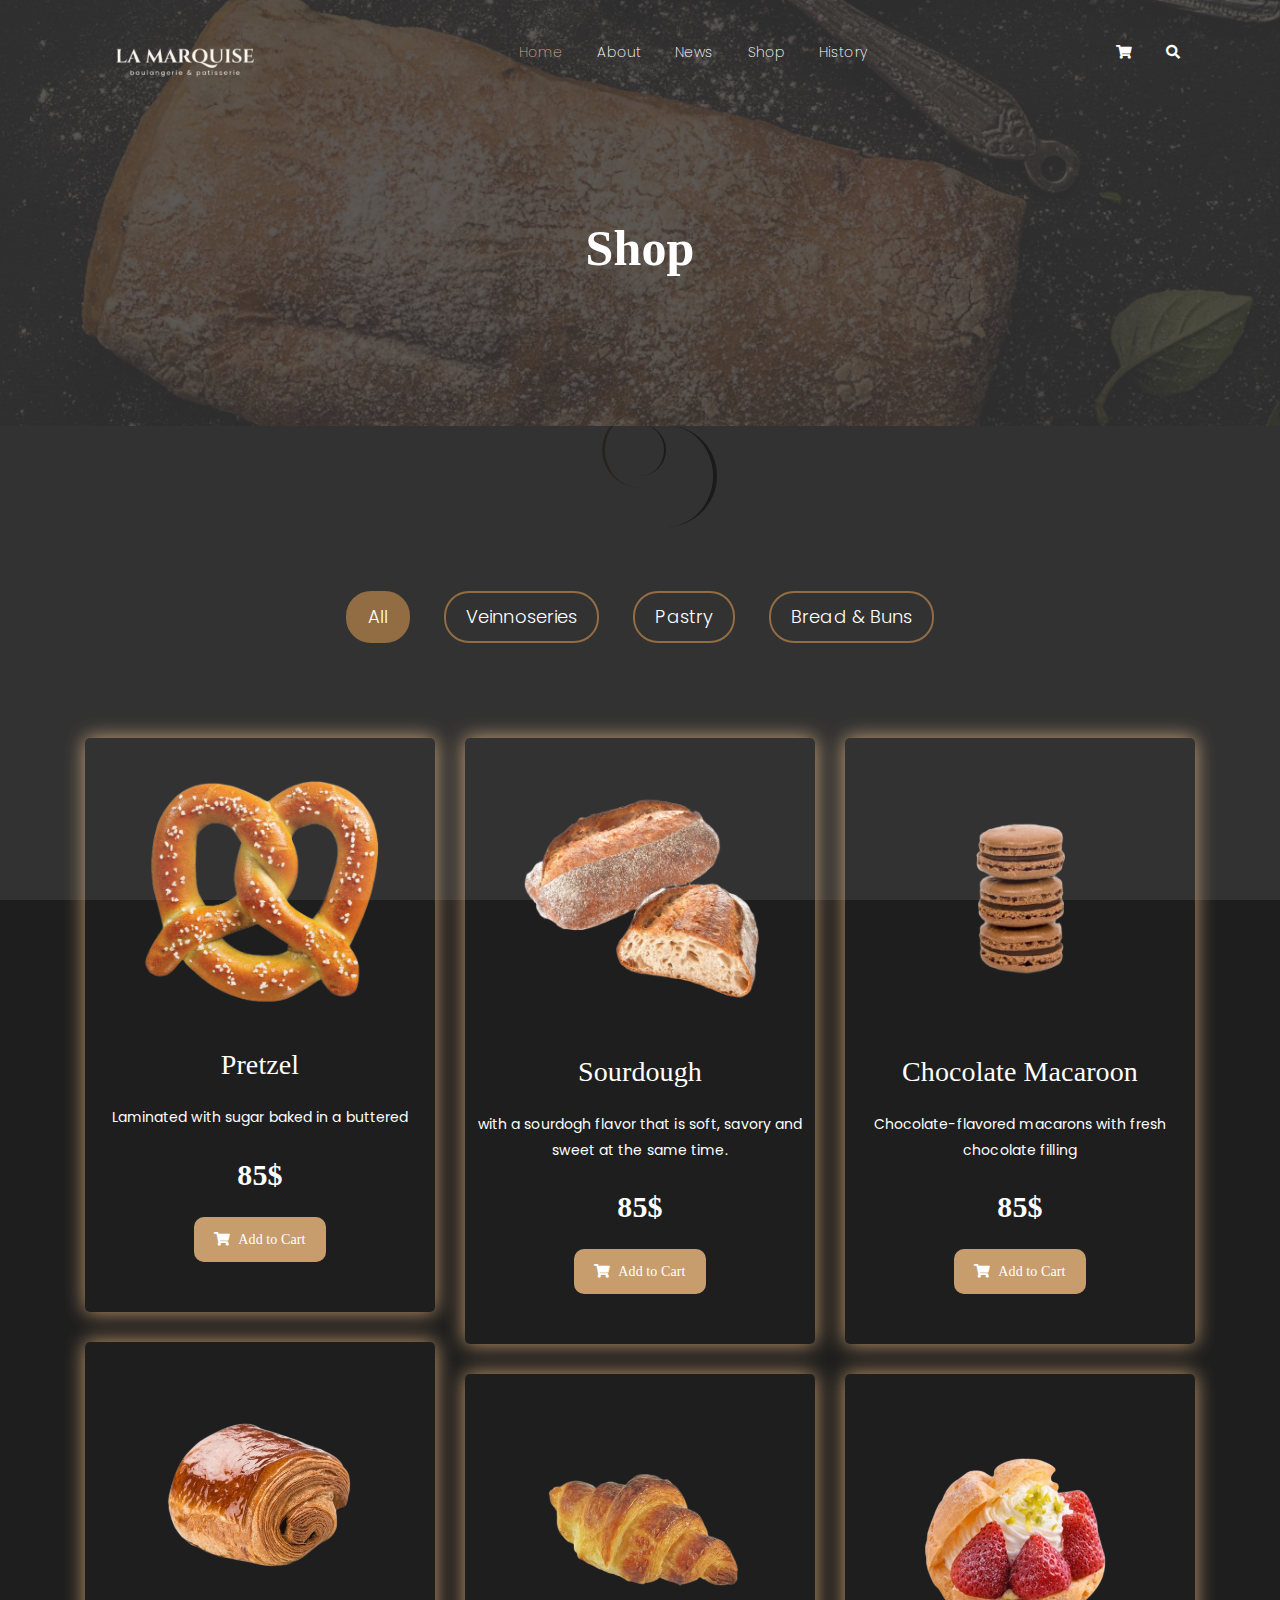
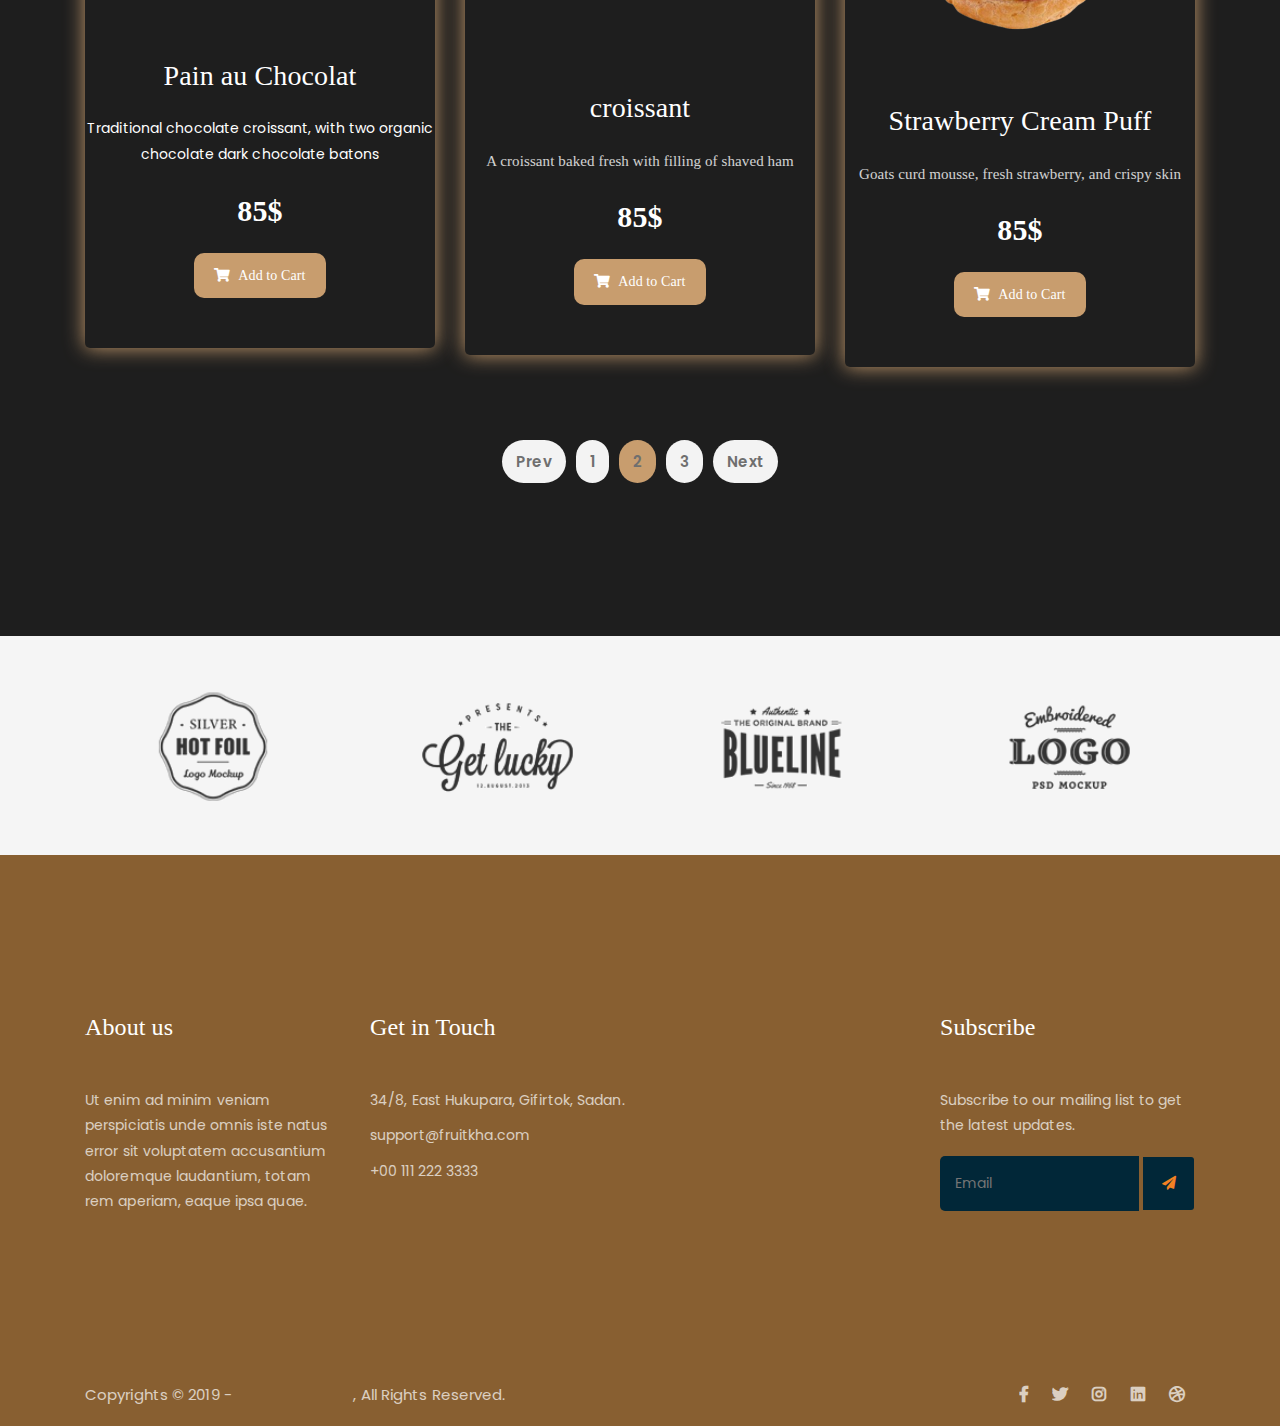
<file: shop.html>
<!DOCTYPE html>
<html lang="en">
<head>
	<meta charset="UTF-8">
	<meta http-equiv="X-UA-Compatible" content="IE=edge">
	<meta name="viewport" content="width=device-width, initial-scale=1">
	<meta name="description" content="Responsive Bootstrap4 Shop Template, Created by Imran Hossain from https://imransdesign.com/">

	<!-- title -->
	<title>Shop</title>

	<!-- favicon -->
	<link rel="shortcut icon" type="image/png" href="assets/img/favicon.png">
	<!-- google font -->
	<link href="https://fonts.googleapis.com/css?family=Open+Sans:300,400,700" rel="stylesheet">
	<link href="https://fonts.googleapis.com/css?family=Poppins:400,700&display=swap" rel="stylesheet">
	<!-- fontawesome -->
	<link rel="stylesheet" href="assets/css/all.min.css">
	<!-- bootstrap -->
	<link rel="stylesheet" href="assets/bootstrap/css/bootstrap.min.css">
	<!-- owl carousel -->
	<link rel="stylesheet" href="assets/css/owl.carousel.css">
	<!-- magnific popup -->
	<link rel="stylesheet" href="assets/css/magnific-popup.css">
	<!-- animate css -->
	<link rel="stylesheet" href="assets/css/animate.css">
	<!-- mean menu css -->
	<link rel="stylesheet" href="assets/css/meanmenu.min.css">
	<!-- main style -->
	<link rel="stylesheet" href="assets/css/main.css">
	<!-- responsive -->
	<link rel="stylesheet" href="assets/css/responsive.css">

</head>
<body>
	
	<!--PreLoader-->
    <div class="loader">
        <div class="loader-inner">
            <div class="circle"></div>
        </div>
    </div>
    <!--PreLoader Ends-->
	
	<!-- header -->
	<div class="top-header-area" id="sticker">
		<div class="container">
			<div class="row">
				<div class="col-lg-12 col-sm-12 text-center">
					<div class="main-menu-wrap">
						<!-- logo -->
						<div class="site-logo">
							<a href="index.html">
								<img src="assets/img/logo.png" alt="">
							</a>
						</div>
						<!-- logo -->

						<!-- menu start -->
						<nav class="main-menu">
							<ul>
								<li class="current-list-item"><a href="about.html">Home</a>

								</li>
								<li><a href="about.html">About</a></li>

								<li><a href="news.html">News</a>

								</li>
								<li><a href="shop.html">Shop</a></li>
								<li><a href="history.html">History</a></li>

								<li>
									<div class="header-icons">
										<a class="shopping-cart" href="cart.html"><i class="fas fa-shopping-cart"></i></a>
										<a class="mobile-hide search-bar-icon" href="#"><i class="fas fa-search"></i></a>
									</div>
								</li>
							</ul>
						</nav>
						<a class="mobile-show search-bar-icon" href="#"><i class="fas fa-search"></i></a>
						<div class="mobile-menu"></div>
						<!-- menu end -->
					</div>
				</div>
			</div>
		</div>
	</div>
	<!-- end header -->

	<!-- search area -->
	<div class="search-area">
		<div class="container">
			<div class="row">
				<div class="col-lg-12">
					<span class="close-btn"><i class="fas fa-window-close"></i></span>
					<div class="search-bar">
						<div class="search-bar-tablecell">
							<h3>Search For:</h3>
							<input type="text" placeholder="Keywords">
							<button type="submit">Search <i class="fas fa-search"></i></button>
						</div>
					</div>
				</div>
			</div>
		</div>
	</div>
	<!-- end search arewa -->
	
	<!-- breadcrumb-section -->
	<div class="breadcrumb-section breadcrumb-bg">
		<div class="container">
			<div class="row">
				<div class="col-lg-8 offset-lg-2 text-center">
					<div class="breadcrumb-text">
						<h1>Shop</h1>
					</div>
				</div>
			</div>
		</div>
	</div>
	<!-- end breadcrumb section -->

	<!-- products -->
	<div class="product-section mt-150 mb-150">
		<div class="container">

			<div class="row">
                <div class="col-md-12">
                    <div class="product-filters">
                        <ul>
                            <li class="active" data-filter="*">All</li>
                            <li data-filter=".strawberry">Veinnoseries</li>
                            <li data-filter=".berry">Pastry</li>
                            <li data-filter=".lemon">Bread & Buns</li>
                        </ul>
                    </div>
                </div>
            </div>

			<div class="row product-lists">
				<div class="col-lg-4 col-md-6 text-center strawberry">
					<div class="single-product-item">
						<div class="product-image">
							<a href="single-product.html"><img src="assets/img/products/product-img-1.jpg" alt=""></a>
						</div>
						<h2 class="orange-text">Pretzel</h2>
						<p><span>Laminated with sugar baked in a buttered</span></p>
						<p class="orange-text product-price">85$ </p>
						<a href="cart.html" class="cart-btn"><i class="fas fa-shopping-cart"></i> Add to Cart</a>
					</div>
				</div>
				<div class="col-lg-4 col-md-6 text-center berry">
					<div class="single-product-item">
						<div class="product-image">
							<a href="single-product.html"><img src="assets/img/products/product-img-2.jpg" alt=""></a>
						</div>
						<h2 class="orange-text">Sourdough</h2>
						<p><span>with a sourdogh flavor that is soft, savory and sweet at the same time.</span></p>
						<p class="orange-text product-price">85$ </p>
						<a href="cart.html" class="cart-btn"><i class="fas fa-shopping-cart"></i> Add to Cart</a>
					</div>
				</div>
				<div class="col-lg-4 col-md-6 text-center lemon">
					<div class="single-product-item">
						<div class="product-image">
							<a href="single-product.html"><img src="assets/img/products/product-img-3.jpg" alt=""></a>
						</div>
						<h2 class="orange-text">Chocolate Macaroon</h2>
						<p><span>Chocolate-flavored macarons with fresh chocolate filling</span></p>
						<p class="orange-text product-price">85$ </p>
						<a href="cart.html" class="cart-btn"><i class="fas fa-shopping-cart"></i> Add to Cart</a>
					</div>
				</div>
				<div class="col-lg-4 col-md-6 text-center">
					<div class="single-product-item">
						<div class="product-image">
							<a href="single-product.html"><img src="assets/img/products/product-img-4.jpg" alt=""></a>
						</div>
						<h2 class="orange-text">Pain au Chocolat</h2>
						<p><span>Traditional chocolate croissant, with two organic chocolate dark chocolate batons</span></p>
						<p class="orange-text product-price">85$ </p>
						<a href="cart.html" class="cart-btn"><i class="fas fa-shopping-cart"></i> Add to Cart</a>
					</div>
				</div>
				<div class="col-lg-4 col-md-6 text-center">
					<div class="single-product-item">
						<div class="product-image">
							<a href="single-product.html"><img src="assets/img/products/product-img-5.jpg" alt=""></a>
						</div>
						<h2 class="orange-text">croissant</h2>
						<p class="product-price"><span>A croissant baked fresh with filling of shaved ham</span></p>
						<p class="orange-text product-price">85$ </p>
						<a href="cart.html" class="cart-btn"><i class="fas fa-shopping-cart"></i> Add to Cart</a>
					</div>
				</div>
				<div class="col-lg-4 col-md-6 text-center strawberry">
					<div class="single-product-item">
						<div class="product-image">
							<a href="single-product.html"><img src="assets/img/products/product-img-6.jpg" alt=""></a>
						</div>
						<h2 class="orange-text">Strawberry Cream Puff</h2>
						<p class="product-price"><span>Goats curd mousse, fresh strawberry, and crispy skin</span></p>
						<p class="orange-text product-price">85$ </p>
						<a href="cart.html" class="cart-btn"><i class="fas fa-shopping-cart"></i> Add to Cart</a>
					</div>
				</div>
			</div>

			<div class="row">
				<div class="col-lg-12 text-center">
					<div class="pagination-wrap">
						<ul>
							<li><a href="#">Prev</a></li>
							<li><a href="#">1</a></li>
							<li><a class="active" href="#">2</a></li>
							<li><a href="#">3</a></li>
							<li><a href="#">Next</a></li>
						</ul>
					</div>
				</div>
			</div>
		</div>
	</div>
	<!-- end products -->

	<!-- logo carousel -->
	<div class="logo-carousel-section">
		<div class="container">
			<div class="row">
				<div class="col-lg-12">
					<div class="logo-carousel-inner">
						<div class="single-logo-item">
							<img src="assets/img/company-logos/1.png" alt="">
						</div>
						<div class="single-logo-item">
							<img src="assets/img/company-logos/2.png" alt="">
						</div>
						<div class="single-logo-item">
							<img src="assets/img/company-logos/3.png" alt="">
						</div>
						<div class="single-logo-item">
							<img src="assets/img/company-logos/4.png" alt="">
						</div>
						<div class="single-logo-item">
							<img src="assets/img/company-logos/5.png" alt="">
						</div>
					</div>
				</div>
			</div>
		</div>
	</div>
	<!-- end logo carousel -->

	<!-- footer -->
	<div class="footer-area">
		<div class="container">
			<div class="row">
				<div class="col-lg-3 col-md-6">
					<div class="footer-box about-widget">
						<h2 class="widget-title">About us</h2>
						<p>Ut enim ad minim veniam perspiciatis unde omnis iste natus error sit voluptatem accusantium doloremque laudantium, totam rem aperiam, eaque ipsa quae.</p>
					</div>
				</div>
				<div class="col-lg-3 col-md-6">
					<div class="footer-box get-in-touch">
						<h2 class="widget-title">Get in Touch</h2>
						<ul>
							<li>34/8, East Hukupara, Gifirtok, Sadan.</li>
							<li>support@fruitkha.com</li>
							<li>+00 111 222 3333</li>
						</ul>
					</div>
				</div>
				<div class="col-lg-3 col-md-6">

				</div>
				<div class="col-lg-3 col-md-6">
					<div class="footer-box subscribe">
						<h2 class="widget-title">Subscribe</h2>
						<p>Subscribe to our mailing list to get the latest updates.</p>
						<form action="index.html">
							<input type="email" placeholder="Email">
							<button type="submit"><i class="fas fa-paper-plane"></i></button>
						</form>
					</div>
				</div>
			</div>
		</div>
	</div>
	<!-- end footer -->
	
	<!-- copyright -->
	<div class="copyright">
		<div class="container">
			<div class="row">
				<div class="col-lg-6 col-md-12">
					<p>Copyrights &copy; 2019 - <a href="https://imransdesign.com/">Imran Hossain</a>,  All Rights Reserved.</p>
				</div>
				<div class="col-lg-6 text-right col-md-12">
					<div class="social-icons">
						<ul>
							<li><a href="#" target="_blank"><i class="fab fa-facebook-f"></i></a></li>
							<li><a href="#" target="_blank"><i class="fab fa-twitter"></i></a></li>
							<li><a href="#" target="_blank"><i class="fab fa-instagram"></i></a></li>
							<li><a href="#" target="_blank"><i class="fab fa-linkedin"></i></a></li>
							<li><a href="#" target="_blank"><i class="fab fa-dribbble"></i></a></li>
						</ul>
					</div>
				</div>
			</div>
		</div>
	</div>
	<!-- end copyright -->
	
	<!-- jquery -->
	<script src="assets/js/jquery-1.11.3.min.js"></script>
	<!-- bootstrap -->
	<script src="assets/bootstrap/js/bootstrap.min.js"></script>
	<!-- count down -->
	<script src="assets/js/jquery.countdown.js"></script>
	<!-- isotope -->
	<script src="assets/js/jquery.isotope-3.0.6.min.js"></script>
	<!-- waypoints -->
	<script src="assets/js/waypoints.js"></script>
	<!-- owl carousel -->
	<script src="assets/js/owl.carousel.min.js"></script>
	<!-- magnific popup -->
	<script src="assets/js/jquery.magnific-popup.min.js"></script>
	<!-- mean menu -->
	<script src="assets/js/jquery.meanmenu.min.js"></script>
	<!-- sticker js -->
	<script src="assets/js/sticker.js"></script>
	<!-- main js -->
	<script src="assets/js/main.js"></script>

</body>
</html>
</file>
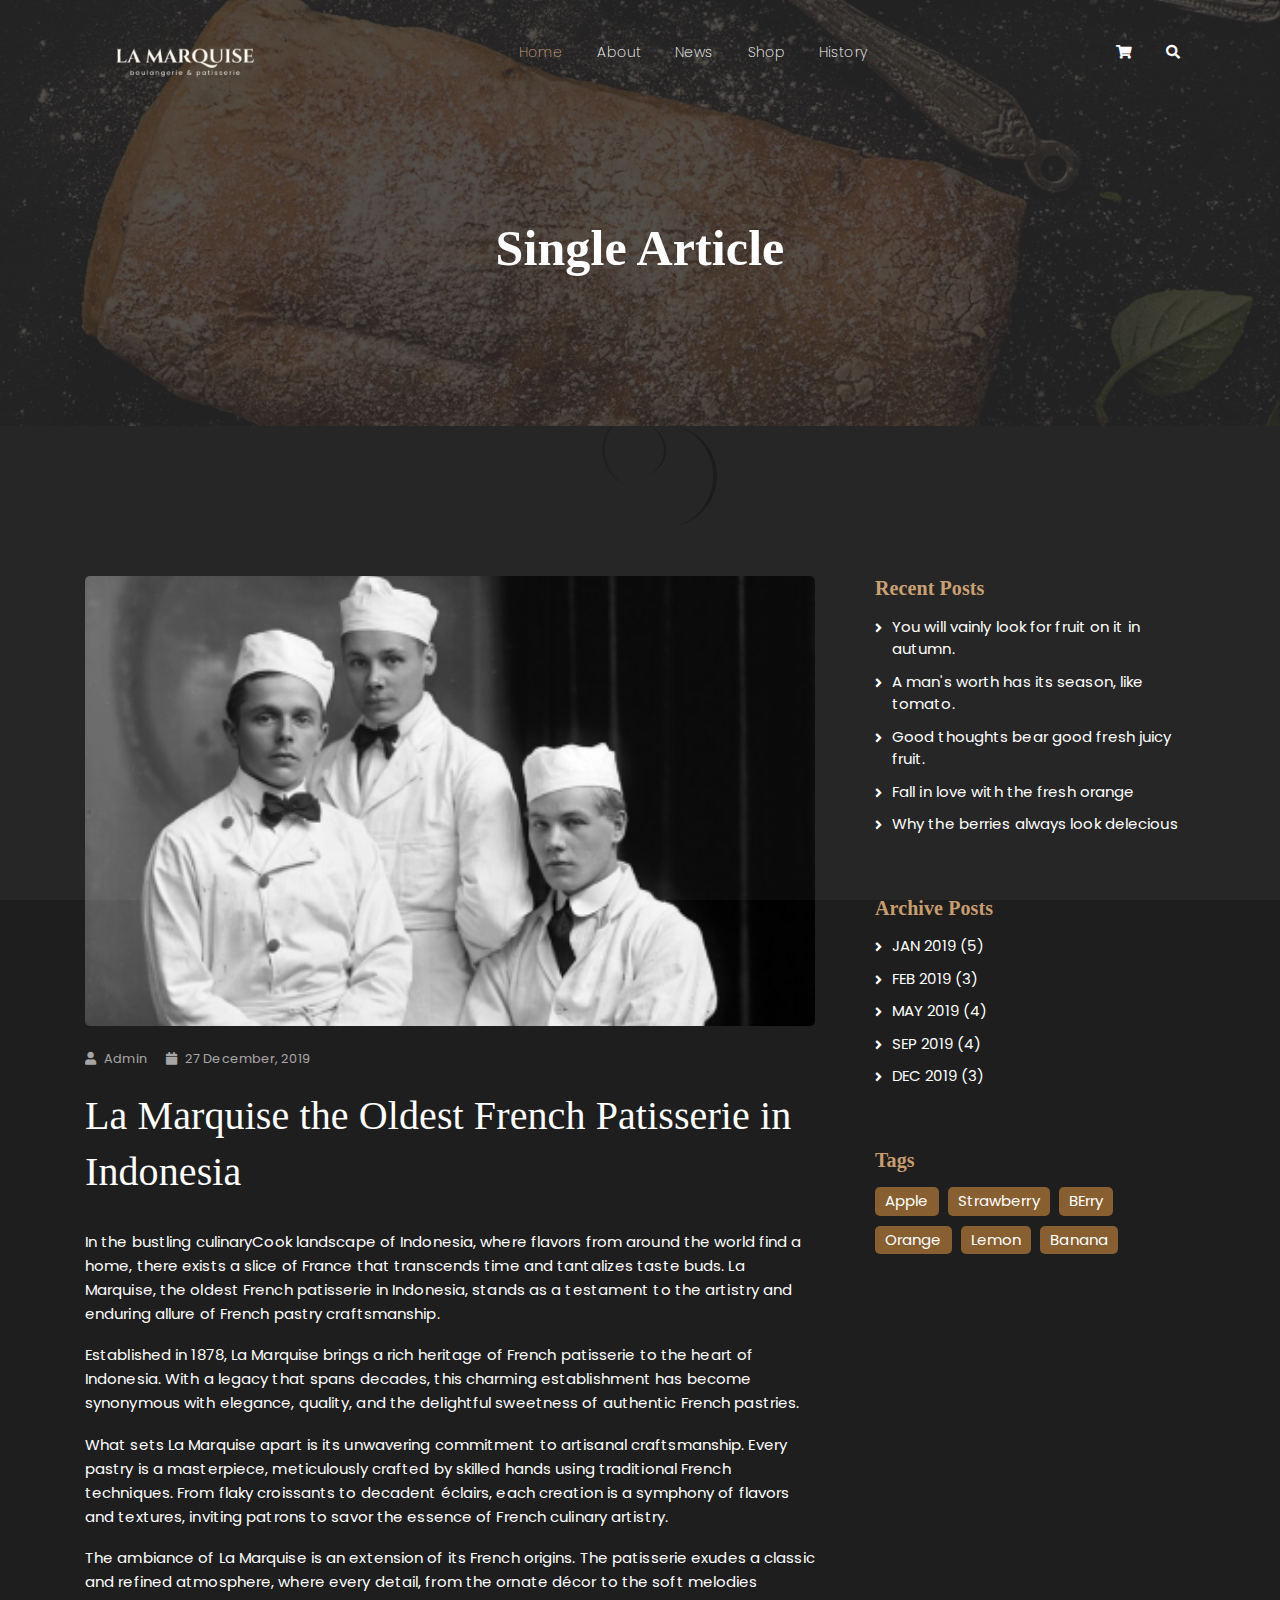
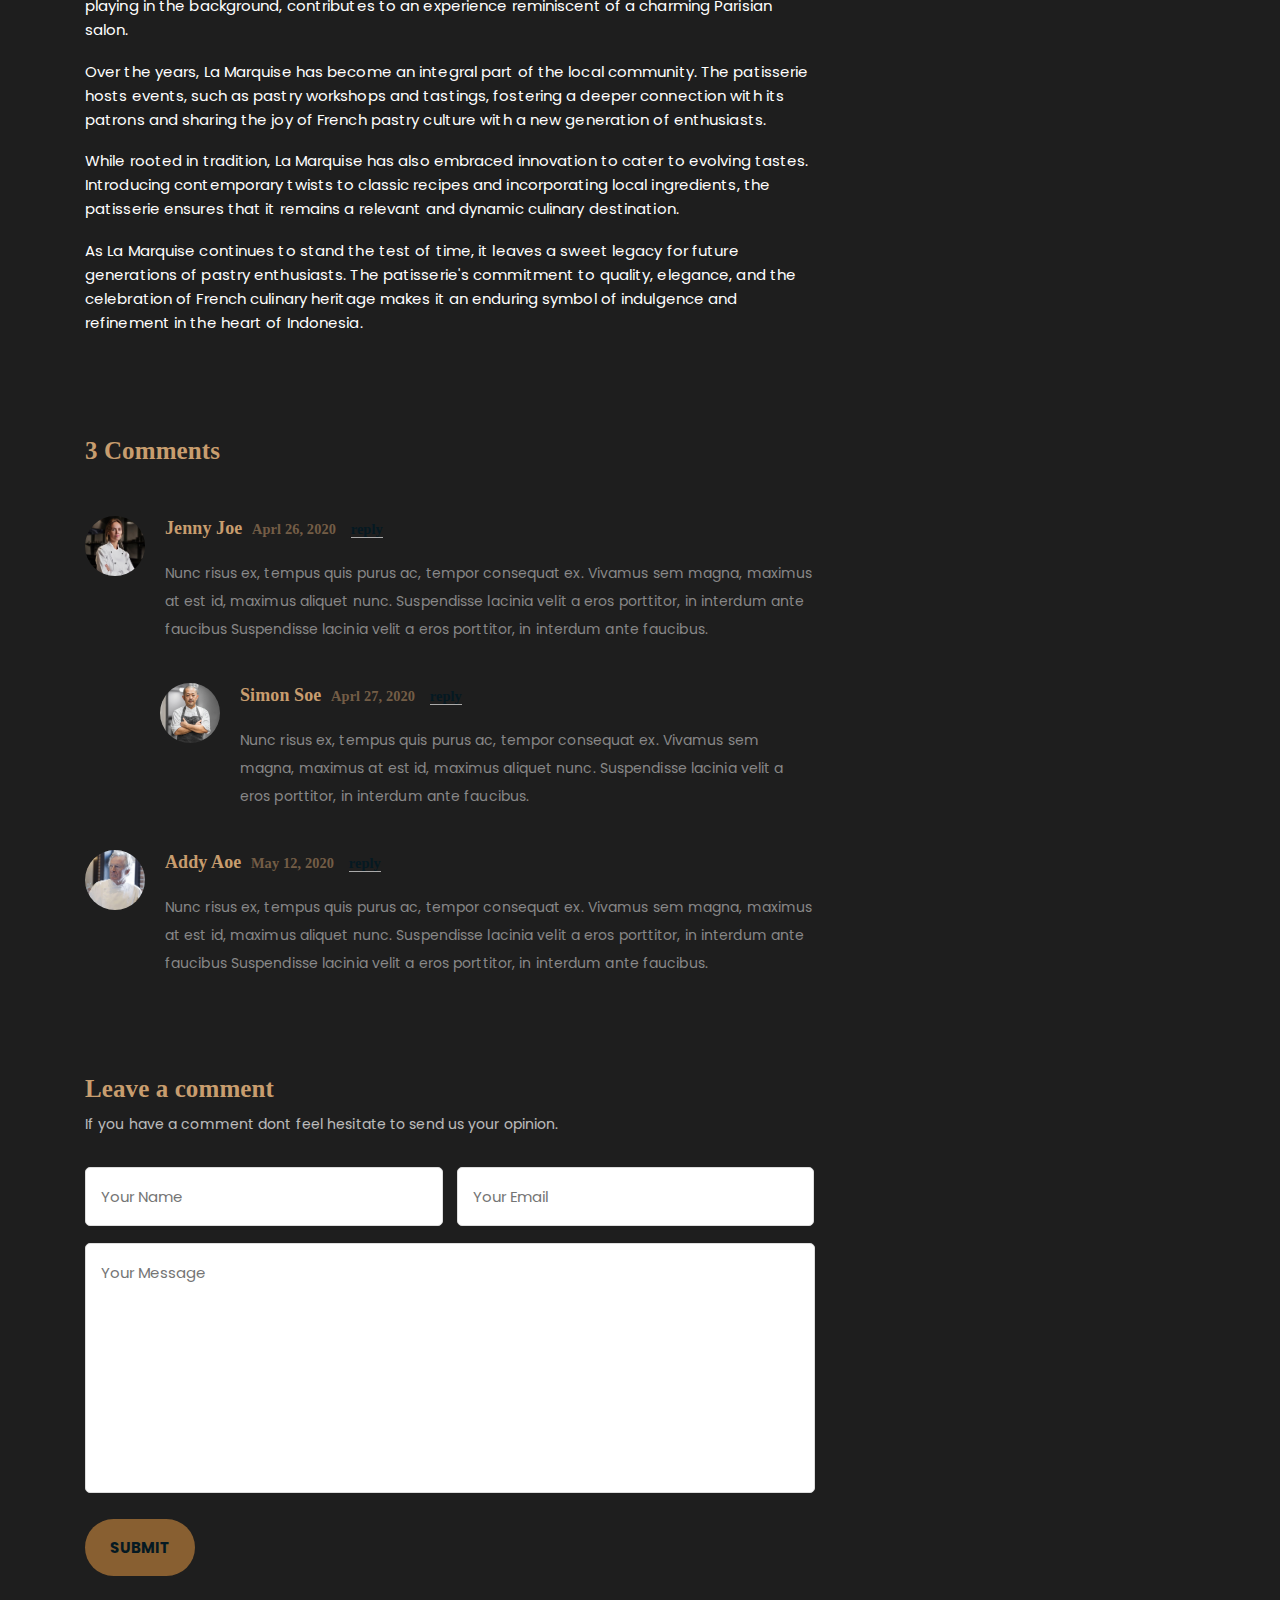
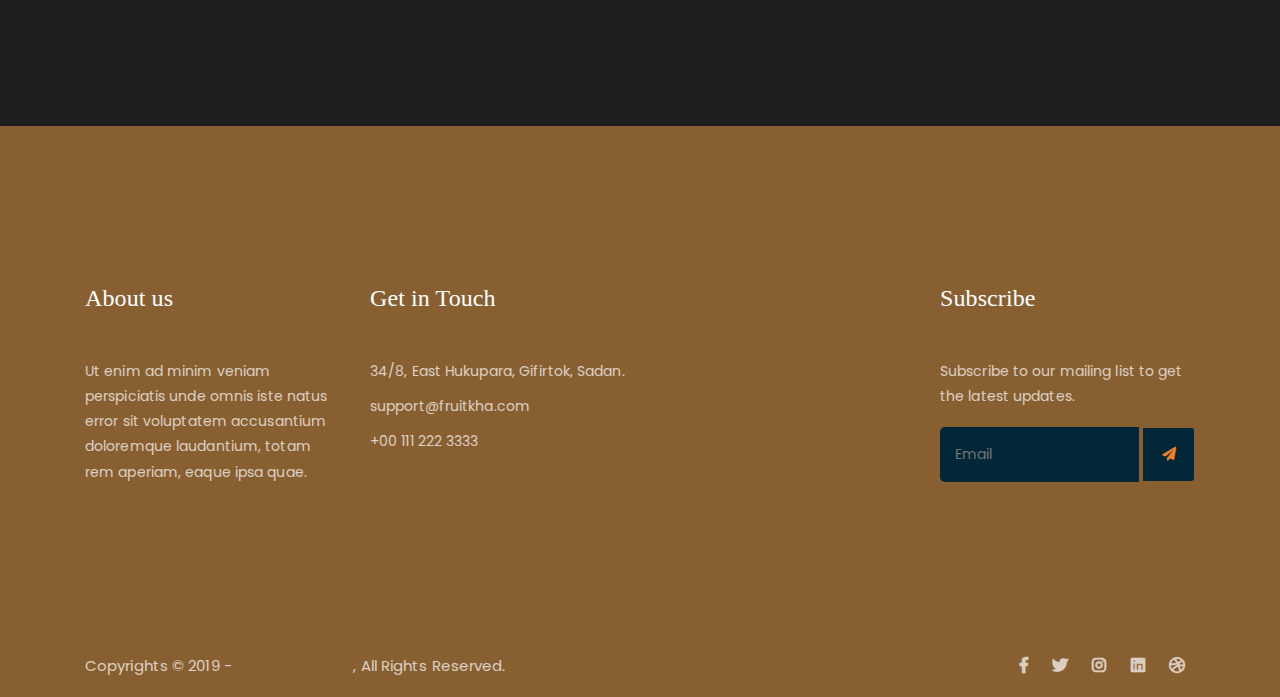
<file: single-news.html>
<!DOCTYPE html>
<html lang="en">
<head>
	<meta charset="UTF-8">
	<meta http-equiv="X-UA-Compatible" content="IE=edge">
	<meta name="viewport" content="width=device-width, initial-scale=1">
	<meta name="description" content="Responsive Bootstrap4 Shop Template, Created by Imran Hossain from https://imransdesign.com/">

	<!-- title -->
	<title>Single News</title>

	<!-- favicon -->
	<link rel="shortcut icon" type="image/png" href="assets/img/favicon.png">
	<!-- google font -->
	<link href="https://fonts.googleapis.com/css?family=Open+Sans:300,400,700" rel="stylesheet">
	<link href="https://fonts.googleapis.com/css?family=Poppins:400,700&display=swap" rel="stylesheet">
	<!-- fontawesome -->
	<link rel="stylesheet" href="assets/css/all.min.css">
	<!-- bootstrap -->
	<link rel="stylesheet" href="assets/bootstrap/css/bootstrap.min.css">
	<!-- owl carousel -->
	<link rel="stylesheet" href="assets/css/owl.carousel.css">
	<!-- magnific popup -->
	<link rel="stylesheet" href="assets/css/magnific-popup.css">
	<!-- animate css -->
	<link rel="stylesheet" href="assets/css/animate.css">
	<!-- mean menu css -->
	<link rel="stylesheet" href="assets/css/meanmenu.min.css">
	<!-- main style -->
	<link rel="stylesheet" href="assets/css/main.css">
	<!-- responsive -->
	<link rel="stylesheet" href="assets/css/responsive.css">

</head>
<body>
	
	<!--PreLoader-->
    <div class="loader">
        <div class="loader-inner">
            <div class="circle"></div>
        </div>
    </div>
    <!--PreLoader Ends-->
	
	<!-- header -->
	<div class="top-header-area" id="sticker">
		<div class="container">
			<div class="row">
				<div class="col-lg-12 col-sm-12 text-center">
					<div class="main-menu-wrap">
						<!-- logo -->
						<div class="site-logo">
							<a href="index.html">
								<img src="assets/img/logo.png" alt="">
							</a>
						</div>
						<!-- logo -->

						<!-- menu start -->
						<nav class="main-menu">
							<ul>
								<li class="current-list-item"><a href="index.html">Home</a>
								</li>
								<li><a href="about.html">About</a></li>

								<li><a href="news.html">News</a>
								</li>
								<li><a href="shop.html">Shop</a>

								</li>
								<li><a href="history.html">History</a></li>

								<li>
									<div class="header-icons">
										<a class="shopping-cart" href="cart.html"><i class="fas fa-shopping-cart"></i></a>
										<a class="mobile-hide search-bar-icon" href="#"><i class="fas fa-search"></i></a>
									</div>
								</li>
							</ul>
						</nav>
						<a class="mobile-show search-bar-icon" href="#"><i class="fas fa-search"></i></a>
						<div class="mobile-menu"></div>
						<!-- menu end -->
					</div>
				</div>
			</div>
		</div>
	</div>
	<!-- end header -->

	<!-- search area -->
	<div class="search-area">
		<div class="container">
			<div class="row">
				<div class="col-lg-12">
					<span class="close-btn"><i class="fas fa-window-close"></i></span>
					<div class="search-bar">
						<div class="search-bar-tablecell">
							<h3>Search For:</h3>
							<input type="text" placeholder="Keywords">
							<button type="submit">Search <i class="fas fa-search"></i></button>
						</div>
					</div>
				</div>
			</div>
		</div>
	</div>
	<!-- end search arewa -->
	
	<!-- breadcrumb-section -->
	<div class="breadcrumb-section breadcrumb-bg">
		<div class="container">
			<div class="row">
				<div class="col-lg-8 offset-lg-2 text-center">
					<div class="breadcrumb-text">
						<h1>Single Article</h1>
					</div>
				</div>
			</div>
		</div>
	</div>
	<!-- end breadcrumb section -->
	
	<!-- single article section -->
	<div class="mt-150 mb-150">
		<div class="container">
			<div class="row">
				<div class="col-lg-8">
					<div class="single-article-section">
						<div class="single-article-text">
							<div class="single-artcile-bg"></div>
							<p class="blog-meta">
								<span class="author"><i class="fas fa-user"></i> Admin</span>
								<span class="date"><i class="fas fa-calendar"></i> 27 December, 2019</span>
							</p>
							<h2 class="orange-text">La Marquise the Oldest French Patisserie in Indonesia</h2>
							<p>In the bustling culinaryCook  landscape of Indonesia, where flavors from around the world find a home, there exists a slice of France that transcends time and tantalizes taste buds. La Marquise, the oldest French patisserie in Indonesia, stands as a testament to the artistry and enduring allure of French pastry craftsmanship.</p>
							<p>Established in 1878, La Marquise brings a rich heritage of French patisserie to the heart of Indonesia. With a legacy that spans decades, this charming establishment has become synonymous with elegance, quality, and the delightful sweetness of authentic French pastries.</p>
							<p>What sets La Marquise apart is its unwavering commitment to artisanal craftsmanship. Every pastry is a masterpiece, meticulously crafted by skilled hands using traditional French techniques. From flaky croissants to decadent éclairs, each creation is a symphony of flavors and textures, inviting patrons to savor the essence of French culinary artistry.</p>
							<p>The ambiance of La Marquise is an extension of its French origins. The patisserie exudes a classic and refined atmosphere, where every detail, from the ornate décor to the soft melodies playing in the background, contributes to an experience reminiscent of a charming Parisian salon.</p>
							<p>Over the years, La Marquise has become an integral part of the local community. The patisserie hosts events, such as pastry workshops and tastings, fostering a deeper connection with its patrons and sharing the joy of French pastry culture with a new generation of enthusiasts.</p>
							<p>While rooted in tradition, La Marquise has also embraced innovation to cater to evolving tastes. Introducing contemporary twists to classic recipes and incorporating local ingredients, the patisserie ensures that it remains a relevant and dynamic culinary destination.</p>
							<p>As La Marquise continues to stand the test of time, it leaves a sweet legacy for future generations of pastry enthusiasts. The patisserie's commitment to quality, elegance, and the celebration of French culinary heritage makes it an enduring symbol of indulgence and refinement in the heart of Indonesia.</p>
						</div>

						<div class="comments-list-wrap">
							<h3 class="comment-count-title">3 Comments</h3>
							<div class="comment-list">
								<div class="single-comment-body">
									<div class="comment-user-avater">
										<img src="assets/img/avaters/avatar1.png" alt="">
									</div>
									<div class="comment-text-body">
										<h4>Jenny Joe <span class="comment-date">Aprl 26, 2020</span> <a href="#">reply</a></h4>
										<p>Nunc risus ex, tempus quis purus ac, tempor consequat ex. Vivamus sem magna, maximus at est id, maximus aliquet nunc. Suspendisse lacinia velit a eros porttitor, in interdum ante faucibus Suspendisse lacinia velit a eros porttitor, in interdum ante faucibus.</p>
									</div>
									<div class="single-comment-body child">
										<div class="comment-user-avater">
											<img src="assets/img/avaters/avatar3.png" alt="">
										</div>
										<div class="comment-text-body">
											<h4>Simon Soe <span class="comment-date">Aprl 27, 2020</span> <a href="#">reply</a></h4>
											<p>Nunc risus ex, tempus quis purus ac, tempor consequat ex. Vivamus sem magna, maximus at est id, maximus aliquet nunc. Suspendisse lacinia velit a eros porttitor, in interdum ante faucibus.</p>
										</div>
									</div>
								</div>
								<div class="single-comment-body">
									<div class="comment-user-avater">
										<img src="assets/img/avaters/avatar2.png" alt="">
									</div>
									<div class="comment-text-body">
										<h4>Addy Aoe <span class="comment-date">May 12, 2020</span> <a href="#">reply</a></h4>
										<p>Nunc risus ex, tempus quis purus ac, tempor consequat ex. Vivamus sem magna, maximus at est id, maximus aliquet nunc. Suspendisse lacinia velit a eros porttitor, in interdum ante faucibus Suspendisse lacinia velit a eros porttitor, in interdum ante faucibus.</p>
									</div>
								</div>
							</div>
						</div>

						<div class="comment-template">
							<h4>Leave a comment</h4>
							<p>If you have a comment dont feel hesitate to send us your opinion.</p>
							<form action="index.html">
								<p>
									<input type="text" placeholder="Your Name">
									<input type="email" placeholder="Your Email">
								</p>
								<p><textarea name="comment" id="comment" cols="30" rows="10" placeholder="Your Message"></textarea></p>
								<p><input type="submit" value="Submit"></p>
							</form>
						</div>
					</div>
				</div>
				<div class="col-lg-4">
					<div class="sidebar-section">
						<div class="recent-posts">
							<h4>Recent Posts</h4>
							<ul>
								<li><a href="single-news.html">You will vainly look for fruit on it in autumn.</a></li>
								<li><a href="single-news.html">A man's worth has its season, like tomato.</a></li>
								<li><a href="single-news.html">Good thoughts bear good fresh juicy fruit.</a></li>
								<li><a href="single-news.html">Fall in love with the fresh orange</a></li>
								<li><a href="single-news.html">Why the berries always look delecious</a></li>
							</ul>
						</div>
						<div class="archive-posts">
							<h4>Archive Posts</h4>
							<ul>
								<li><a href="single-news.html">JAN 2019 (5)</a></li>
								<li><a href="single-news.html">FEB 2019 (3)</a></li>
								<li><a href="single-news.html">MAY 2019 (4)</a></li>
								<li><a href="single-news.html">SEP 2019 (4)</a></li>
								<li><a href="single-news.html">DEC 2019 (3)</a></li>
							</ul>
						</div>
						<div class="tag-section">
							<h4>Tags</h4>
							<ul>
								<li><a href="single-news.html">Apple</a></li>
								<li><a href="single-news.html">Strawberry</a></li>
								<li><a href="single-news.html">BErry</a></li>
								<li><a href="single-news.html">Orange</a></li>
								<li><a href="single-news.html">Lemon</a></li>
								<li><a href="single-news.html">Banana</a></li>
							</ul>
						</div>
					</div>
				</div>
			</div>
		</div>
	</div>
	<!-- end single article section -->

	<!-- footer -->
	<div class="footer-area">
		<div class="container">
			<div class="row">
				<div class="col-lg-3 col-md-6">
					<div class="footer-box about-widget">
						<h2 class="widget-title">About us</h2>
						<p>Ut enim ad minim veniam perspiciatis unde omnis iste natus error sit voluptatem accusantium doloremque laudantium, totam rem aperiam, eaque ipsa quae.</p>
					</div>
				</div>
				<div class="col-lg-3 col-md-6">
					<div class="footer-box get-in-touch">
						<h2 class="widget-title">Get in Touch</h2>
						<ul>
							<li>34/8, East Hukupara, Gifirtok, Sadan.</li>
							<li>support@fruitkha.com</li>
							<li>+00 111 222 3333</li>
						</ul>
					</div>
				</div>
				<div class="col-lg-3 col-md-6">

				</div>
				<div class="col-lg-3 col-md-6">
					<div class="footer-box subscribe">
						<h2 class="widget-title">Subscribe</h2>
						<p>Subscribe to our mailing list to get the latest updates.</p>
						<form action="index.html">
							<input type="email" placeholder="Email">
							<button type="submit"><i class="fas fa-paper-plane"></i></button>
						</form>
					</div>
				</div>
			</div>
		</div>
	</div>
	<!-- end footer -->
	
	<!-- copyright -->
	<div class="copyright">
		<div class="container">
			<div class="row">
				<div class="col-lg-6 col-md-12">
					<p>Copyrights &copy; 2019 - <a href="https://imransdesign.com/">Imran Hossain</a>,  All Rights Reserved.</p>
				</div>
				<div class="col-lg-6 text-right col-md-12">
					<div class="social-icons">
						<ul>
							<li><a href="#" target="_blank"><i class="fab fa-facebook-f"></i></a></li>
							<li><a href="#" target="_blank"><i class="fab fa-twitter"></i></a></li>
							<li><a href="#" target="_blank"><i class="fab fa-instagram"></i></a></li>
							<li><a href="#" target="_blank"><i class="fab fa-linkedin"></i></a></li>
							<li><a href="#" target="_blank"><i class="fab fa-dribbble"></i></a></li>
						</ul>
					</div>
				</div>
			</div>
		</div>
	</div>
	<!-- end copyright -->
	
	<!-- jquery -->
	<script src="assets/js/jquery-1.11.3.min.js"></script>
	<!-- bootstrap -->
	<script src="assets/bootstrap/js/bootstrap.min.js"></script>
	<!-- count down -->
	<script src="assets/js/jquery.countdown.js"></script>
	<!-- isotope -->
	<script src="assets/js/jquery.isotope-3.0.6.min.js"></script>
	<!-- waypoints -->
	<script src="assets/js/waypoints.js"></script>
	<!-- owl carousel -->
	<script src="assets/js/owl.carousel.min.js"></script>
	<!-- magnific popup -->
	<script src="assets/js/jquery.magnific-popup.min.js"></script>
	<!-- mean menu -->
	<script src="assets/js/jquery.meanmenu.min.js"></script>
	<!-- sticker js -->
	<script src="assets/js/sticker.js"></script>
	<!-- main js -->
	<script src="assets/js/main.js"></script>

</body>
</html>
</file>
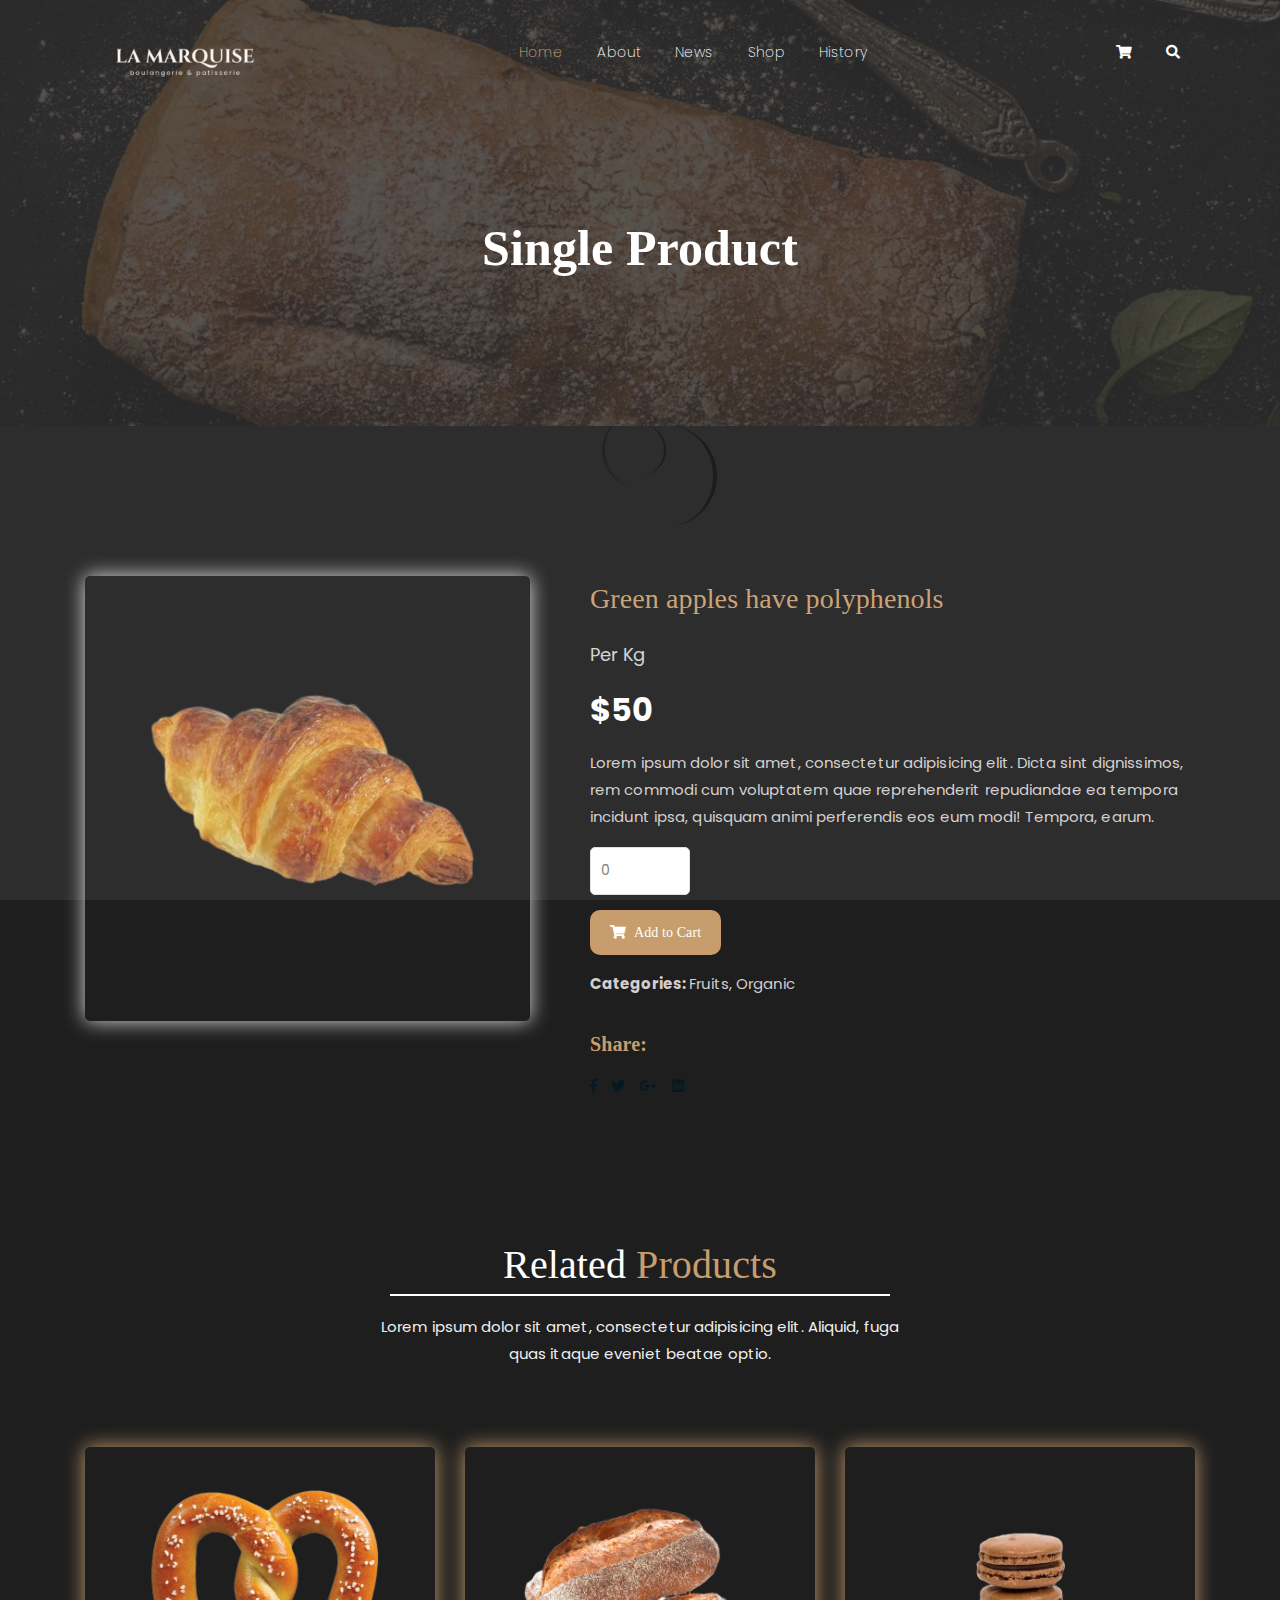
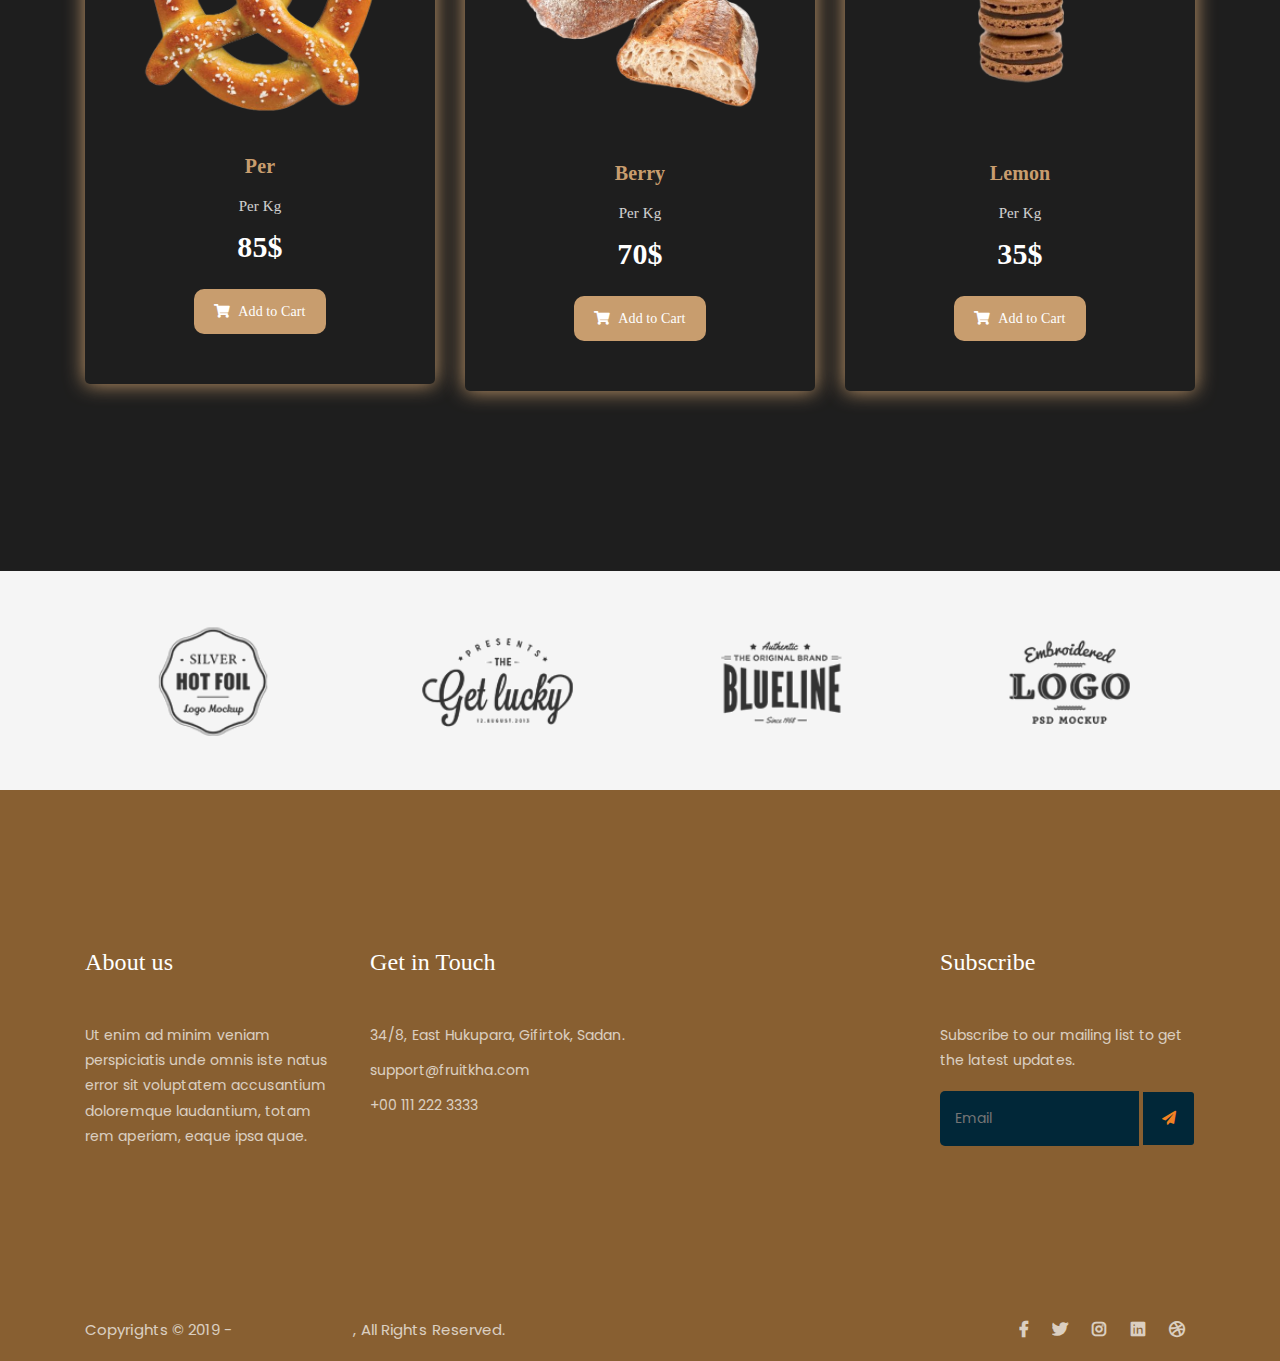
<file: single-product.html>
<!DOCTYPE html>
<html lang="en">
<head>
	<meta charset="UTF-8">
	<meta http-equiv="X-UA-Compatible" content="IE=edge">
	<meta name="viewport" content="width=device-width, initial-scale=1">
	<meta name="description" content="Responsive Bootstrap4 Shop Template, Created by Imran Hossain from https://imransdesign.com/">

	<!-- title -->
	<title>Single Product</title>

	<!-- favicon -->
	<link rel="shortcut icon" type="image/png" href="assets/img/favicon.png">
	<!-- google font -->
	<link href="https://fonts.googleapis.com/css?family=Open+Sans:300,400,700" rel="stylesheet">
	<link href="https://fonts.googleapis.com/css?family=Poppins:400,700&display=swap" rel="stylesheet">
	<!-- fontawesome -->
	<link rel="stylesheet" href="assets/css/all.min.css">
	<!-- bootstrap -->
	<link rel="stylesheet" href="assets/bootstrap/css/bootstrap.min.css">
	<!-- owl carousel -->
	<link rel="stylesheet" href="assets/css/owl.carousel.css">
	<!-- magnific popup -->
	<link rel="stylesheet" href="assets/css/magnific-popup.css">
	<!-- animate css -->
	<link rel="stylesheet" href="assets/css/animate.css">
	<!-- mean menu css -->
	<link rel="stylesheet" href="assets/css/meanmenu.min.css">
	<!-- main style -->
	<link rel="stylesheet" href="assets/css/main.css">
	<!-- responsive -->
	<link rel="stylesheet" href="assets/css/responsive.css">

</head>
<body>
	
	<!--PreLoader-->
    <div class="loader">
        <div class="loader-inner">
            <div class="circle"></div>
        </div>
    </div>
    <!--PreLoader Ends-->
	
	<!-- header -->
	<div class="top-header-area" id="sticker">
		<div class="container">
			<div class="row">
				<div class="col-lg-12 col-sm-12 text-center">
					<div class="main-menu-wrap">
						<!-- logo -->
						<div class="site-logo">
							<a href="index.html">
								<img src="assets/img/logo.png" alt="">
							</a>
						</div>
						<!-- logo -->

						<!-- menu start -->
						<nav class="main-menu">
							<ul>
								<li class="current-list-item"><a href="about.html">Home</a>
								</li>
								<li><a href="about.html">About</a></li>

								<li><a href="news.html">News</a>
									
								</li>
								<li><a href="shop.html">Shop</a>

								</li>
								<li><a href="history.html">History</a></li>

								<li>
									<div class="header-icons">
										<a class="shopping-cart" href="cart.html"><i class="fas fa-shopping-cart"></i></a>
										<a class="mobile-hide search-bar-icon" href="#"><i class="fas fa-search"></i></a>
									</div>
								</li>
							</ul>
						</nav>
						<a class="mobile-show search-bar-icon" href="#"><i class="fas fa-search"></i></a>
						<div class="mobile-menu"></div>
						<!-- menu end -->
					</div>
				</div>
			</div>
		</div>
	</div>
	<!-- end header -->

	<!-- search area -->
	<div class="search-area">
		<div class="container">
			<div class="row">
				<div class="col-lg-12">
					<span class="close-btn"><i class="fas fa-window-close"></i></span>
					<div class="search-bar">
						<div class="search-bar-tablecell">
							<h3>Search For:</h3>
							<input type="text" placeholder="Keywords">
							<button type="submit">Search <i class="fas fa-search"></i></button>
						</div>
					</div>
				</div>
			</div>
		</div>
	</div>
	<!-- end search arewa -->
	
	<!-- breadcrumb-section -->
	<div class="breadcrumb-section breadcrumb-bg">
		<div class="container">
			<div class="row">
				<div class="col-lg-8 offset-lg-2 text-center">
					<div class="breadcrumb-text">
						<h1>Single Product</h1>
					</div>
				</div>
			</div>
		</div>
	</div>
	<!-- end breadcrumb section -->

	<!-- single product -->
	<div class="single-product mt-150 mb-150">
		<div class="container">
			<div class="row">
				<div class="col-md-5">
					<div class="single-product-img">
						<img src="assets/img/products/product-img-5.jpg" alt="">
					</div>
				</div>
				<div class="col-md-7">
					<div class="single-product-content">
						<h2>Green apples have polyphenols</h2>
						<p class="single-product-pricing"><span>Per Kg</span> $50</p>
						<p>Lorem ipsum dolor sit amet, consectetur adipisicing elit. Dicta sint dignissimos, rem commodi cum voluptatem quae reprehenderit repudiandae ea tempora incidunt ipsa, quisquam animi perferendis eos eum modi! Tempora, earum.</p>
						<div class="single-product-form">
							<form action="index.html">
								<input type="number" placeholder="0">
							</form>
							<a href="cart.html" class="cart-btn"><i class="fas fa-shopping-cart"></i> Add to Cart</a>
							<p><strong>Categories: </strong>Fruits, Organic</p>
						</div>
						<h4>Share:</h4>
						<ul class="product-share">
							<li><a href=""><i class="fab fa-facebook-f"></i></a></li>
							<li><a href=""><i class="fab fa-twitter"></i></a></li>
							<li><a href=""><i class="fab fa-google-plus-g"></i></a></li>
							<li><a href=""><i class="fab fa-linkedin"></i></a></li>
						</ul>
					</div>
				</div>
			</div>
		</div>
	</div>
	<!-- end single product -->

	<!-- more products -->
	<div class="more-products mb-150">
		<div class="container">
			<div class="row">
				<div class="col-lg-8 offset-lg-2 text-center">
					<div class="section-title">	
						<h3><span class="orange-text">Related</span> Products</h3>
						<p>Lorem ipsum dolor sit amet, consectetur adipisicing elit. Aliquid, fuga quas itaque eveniet beatae optio.</p>
					</div>
				</div>
			</div>
			<div class="row">
				<div class="col-lg-4 col-md-6 text-center">
					<div class="single-product-item">
						<div class="product-image">
							<a href="single-product.html"><img src="assets/img/products/product-img-1.jpg" alt=""></a>
						</div>
						<h3>Per</h3>
						<p class="product-price"><span>Per Kg</span> 85$ </p>
						<a href="cart.html" class="cart-btn"><i class="fas fa-shopping-cart"></i> Add to Cart</a>
					</div>
				</div>
				<div class="col-lg-4 col-md-6 text-center">
					<div class="single-product-item">
						<div class="product-image">
							<a href="single-product.html"><img src="assets/img/products/product-img-2.jpg" alt=""></a>
						</div>
						<h3>Berry</h3>
						<p class="product-price"><span>Per Kg</span> 70$ </p>
						<a href="cart.html" class="cart-btn"><i class="fas fa-shopping-cart"></i> Add to Cart</a>
					</div>
				</div>
				<div class="col-lg-4 col-md-6 offset-lg-0 offset-md-3 text-center">
					<div class="single-product-item">
						<div class="product-image">
							<a href="single-product.html"><img src="assets/img/products/product-img-3.jpg" alt=""></a>
						</div>
						<h3>Lemon</h3>
						<p class="product-price"><span>Per Kg</span> 35$ </p>
						<a href="cart.html" class="cart-btn"><i class="fas fa-shopping-cart"></i> Add to Cart</a>
					</div>
				</div>
			</div>
		</div>
	</div>
	<!-- end more products -->

	<!-- logo carousel -->
	<div class="logo-carousel-section">
		<div class="container">
			<div class="row">
				<div class="col-lg-12">
					<div class="logo-carousel-inner">
						<div class="single-logo-item">
							<img src="assets/img/company-logos/1.png" alt="">
						</div>
						<div class="single-logo-item">
							<img src="assets/img/company-logos/2.png" alt="">
						</div>
						<div class="single-logo-item">
							<img src="assets/img/company-logos/3.png" alt="">
						</div>
						<div class="single-logo-item">
							<img src="assets/img/company-logos/4.png" alt="">
						</div>
						<div class="single-logo-item">
							<img src="assets/img/company-logos/5.png" alt="">
						</div>
					</div>
				</div>
			</div>
		</div>
	</div>
	<!-- end logo carousel -->

	<!-- footer -->
	<div class="footer-area">
		<div class="container">
			<div class="row">
				<div class="col-lg-3 col-md-6">
					<div class="footer-box about-widget">
						<h2 class="widget-title">About us</h2>
						<p>Ut enim ad minim veniam perspiciatis unde omnis iste natus error sit voluptatem accusantium doloremque laudantium, totam rem aperiam, eaque ipsa quae.</p>
					</div>
				</div>
				<div class="col-lg-3 col-md-6">
					<div class="footer-box get-in-touch">
						<h2 class="widget-title">Get in Touch</h2>
						<ul>
							<li>34/8, East Hukupara, Gifirtok, Sadan.</li>
							<li>support@fruitkha.com</li>
							<li>+00 111 222 3333</li>
						</ul>
					</div>
				</div>
				<div class="col-lg-3 col-md-6">

				</div>
				<div class="col-lg-3 col-md-6">
					<div class="footer-box subscribe">
						<h2 class="widget-title">Subscribe</h2>
						<p>Subscribe to our mailing list to get the latest updates.</p>
						<form action="index.html">
							<input type="email" placeholder="Email">
							<button type="submit"><i class="fas fa-paper-plane"></i></button>
						</form>
					</div>
				</div>
			</div>
		</div>
	</div>
	<!-- end footer -->
	
	<!-- copyright -->
	<div class="copyright">
		<div class="container">
			<div class="row">
				<div class="col-lg-6 col-md-12">
					<p>Copyrights &copy; 2019 - <a href="https://imransdesign.com/">Imran Hossain</a>,  All Rights Reserved.</p>
				</div>
				<div class="col-lg-6 text-right col-md-12">
					<div class="social-icons">
						<ul>
							<li><a href="#" target="_blank"><i class="fab fa-facebook-f"></i></a></li>
							<li><a href="#" target="_blank"><i class="fab fa-twitter"></i></a></li>
							<li><a href="#" target="_blank"><i class="fab fa-instagram"></i></a></li>
							<li><a href="#" target="_blank"><i class="fab fa-linkedin"></i></a></li>
							<li><a href="#" target="_blank"><i class="fab fa-dribbble"></i></a></li>
						</ul>
					</div>
				</div>
			</div>
		</div>
	</div>
	<!-- end copyright -->
	
	<!-- jquery -->
	<script src="assets/js/jquery-1.11.3.min.js"></script>
	<!-- bootstrap -->
	<script src="assets/bootstrap/js/bootstrap.min.js"></script>
	<!-- count down -->
	<script src="assets/js/jquery.countdown.js"></script>
	<!-- isotope -->
	<script src="assets/js/jquery.isotope-3.0.6.min.js"></script>
	<!-- waypoints -->
	<script src="assets/js/waypoints.js"></script>
	<!-- owl carousel -->
	<script src="assets/js/owl.carousel.min.js"></script>
	<!-- magnific popup -->
	<script src="assets/js/jquery.magnific-popup.min.js"></script>
	<!-- mean menu -->
	<script src="assets/js/jquery.meanmenu.min.js"></script>
	<!-- sticker js -->
	<script src="assets/js/sticker.js"></script>
	<!-- main js -->
	<script src="assets/js/main.js"></script>

</body>
</html>
</file>
<file: assets/css/responsive.css>
/* Medium Layout: 1280px. */
@media only screen and (min-width: 992px) {
}

@media only screen and (min-width: 992px) and (max-width: 1200px) { 
	.hero-text h1 {
	    font-size: 45px;
	}

	a.video-play-btn {
		right: 51%;
	}
	.hero-area div.hero-form {
		bottom: -20%;
	}

	.cart-buttons a:first-child {
	    margin-right: 0;
	    margin-bottom: 15px;
	}
	.contact-form form p input[type=email] {
	    margin-left: 8px;
	}
	.contact-form-box h4 i {
	    left: -20%;
	}
	.comment-template form p input[type=email] {
	    margin-left: 8px;
	}
	ul.main-menu li a {
	    padding: 15px 13px;
	}
	span.close-btn {
	    right: 0;
	}
	ul.sub-menu li a {
	    padding: 7px 10px;
	}

}
/* Tablet Layout: 768px. */
@media only screen and (min-width: 768px) and (max-width: 991px) { 
	.hero-text h1 {
	    font-size: 40px;
	}
	.footer-box {
	    margin-bottom: 40px;
	}
	.copyright p {
	    text-align: center;
	}
	.copyright .social-icons {
	    text-align: center;
	}
	.feature-bg:after {
		display: none;
	}
	.single-team-item {
	    margin-bottom: 30px;
	}
	table.cart-table {
	    margin-bottom: 50px;
	}
	.order-details-wrap {
	    margin-top: 50px;
	}
	.contact-form form p input[type=text], 
	.contact-form form p input[type=tel], 
	.contact-form form p input[type=email] {
	    width: 100%;
	}

	.contact-form form p input[type=email] {
	    margin-left: 0;
	    margin-top: 15px;
	}
	.contact-form form p input[type=tel] {
		margin-bottom: 15px;
	}

	.hero-area div.hero-form {
		width: 325px;
		top: 30%;
	}

	.comment-template form p input[type=text], 
	.comment-template form p input[type=email] {
	    width: 100%;
	}

	.comment-template form p input[type=email] {
	    margin-top: 15px;
	    margin-left: 0;
	}
	.sidebar-section {
	    margin-left: 0;
	    margin-top: 50px;
	}
	.single-product-img {
	    margin-bottom: 30px;
	}
	.single-product-img img {
	    width: 100%;
	}
	.single-project-img img {
	    width: 100%;
	}
	.site-logo a img {
	    max-width: 150px;
	}
	.site-logo {
	    text-align: center;
	    position: absolute;
	    z-index: 999;
	}
	.mean-container .mean-bar {
		z-index: 2;
	}
	.responsive-menu-wrap {
	    display: block;
	}
	.header-icons {
	    text-align: center;
	}
	.top-header-area {
	    padding: 15px 0;
	}

	.responsive-menu-wrap {
	    position: absolute;
	    top: 0;
	}

	.featured-section {
	    padding: 0;
	}

	.responsive-menu-wrap {
	    left: 50%;
	    margin-top: 10px;
	    margin-left: -57.5px;
	}
	.hero-text-tablecell {
	    padding: 0px 70px;
	}
	.hero-form .hero-text h1 {
	    font-size: 30px;
	}

	.hero-form .hero-text p.subtitle {
	    font-size: 13px;
	}

	.hero-form .hero-btns a.bordered-btn {
	    margin-left: 0;
	    margin-top: 20px;
	}

	.sticky-wrapper.is-sticky .top-header-area {
	    position: absolute!important;
	    background-color: transparent;
	}
	.featured-box {
	    padding: 30px;
	}

	.featured-section {
	    padding: 100px 0;
	}
	nav.main-menu {
	    display: none;
	}
	table.order-details {
	    width: 100%;
	}
	.contact-form-box h4 i {
	    left: -7%;
	}
	.single-product-content h3 {
	    font-size: 20px;
	    font-weight: 500;
	    line-height: 1.6;
	}

	.single-product-content {
	    margin-left: 15px;
	}
	a.mobile-hide.search-bar-icon {
	    display: none!important;
	}
	.mobile-show {
		display: block!important;
	}
	a.mobile-show.search-bar-icon {
	    position: absolute;
	    right: 60px;
	    top: 22px;
	    z-index: 999;
	    color: #fff;
	}

}

/* Mobile Layout: 320px. */
@media only screen and (max-width: 767px) {

	.site-logo img {
	    max-width: 150px;
	}

	.responsive-menu-wrap {
	    top: -35px;
	}

	span.close-btn {
		right: 35px;
	}
	.header-icons {
	    text-align: center;
	}
	.hero-text h1 {
	    font-size: 28px;
	}

	.hero-text p.subtitle {
	    font-size: 13px;
	}
	.section-title p {
	    max-width: 400px;
	}

	.section-title h3 {
	    font-size: 25px;
	}

	p.testimonial-body {
	    font-size: 15px;
	}
	.responsive-menu {
	    left: auto;
	    right: 0;
	}

	.featured-section {
	    padding: 0;
	}

	a.video-play-btn {
	    right: auto;
	    left: 50%;
	    margin-left: -45px;
	}

	.shop-banner h3 {
		font-size: 34px;
	}

	.footer-box {
	    margin-bottom: 50px;
	}

	.copyright p {
	    text-align: center;
	}

	.social-icons {
	    text-align: center;
	}

	.footer-area {
		padding: 80px 0;
	}

	.hero-text {
	    text-align: center;
	}

	.responsive-menu-wrap {
	    position: relative;
	}

	.breadcrumb-text h1 {
	    font-size: 30px;
	}

	.feature-bg:after {
	    display: none;
	}
	
	.text-block {
	    margin-bottom: 50px;
	}

	.single-team-item {
	    margin-bottom: 50px;
	}

	.team-bg {
	    height: 450px;
	}

	.total-section {
	    margin-top: 30px;
	}

	.order-details-wrap {
	    margin-top: 50px;
	}

	.contact-form form p input[type=text], 
	.contact-form form p input[type=tel], 
	.contact-form form p input[type=email] {
	    width: 100%;
	}
	.contact-form form p input[type=tel] {
		margin-bottom: 15px;
	}

	.contact-form form p input[type=email] {
	    margin-left: 0;
	    margin-top: 15px;
	}

	.find-location p {
	    font-size: 20px;
	}

	.comment-template form p input[type=email] {
	    margin-left: 0;
	    margin-top: 15px;
	}

	.comment-template form p input[type=text], 
	.comment-template form p input[type=email] {
	    width: 100%;
	}

	.sidebar-section {
	    margin-left: 0;
	    margin-top: 50px;
	}

	.single-product-content {
	    margin-left: 0;
	    margin-top: 15px;
	}

	.single-product-content h3 {
	    font-size: 20px;
	    line-height: 1.5;
	}

	.product-image {
	    padding: 60px;
	    padding-bottom: 0;
	}

	.header-icons {
	    text-align: right;
	    margin-top: 15px;
	}

	.feature-bg {
	    margin: 100px 0;
	}

	.margin-top-150p {
	    margin-top: 650px;
	}

	.display-hidden {
	    display: none;
	}

	.hero-area div.hero-form {
		right: 0;
	}

	.hero-btns a.boxed-btn {
	    display: block;
	    margin: 0 auto;
	}

	.hero-btns {
	    text-align: center;
	}

	.hero-btns a.bordered-btn {
	    margin-left: 0;
	    margin-top: 15px;
	    display: block;
	}
	.hero-area div.hero-form {
		width: auto;
	}
	.section-title p {
		max-width: 285px;
	}

	p.testimonial-body {
		max-width: 285px;
	}
	.hero-area div.hero-form {
		top: 0;
	}
	.single-media-wrap h4 {
	    font-size: 15px;
	}

	.sticky-wrapper.is-sticky .top-header-area {
	    position: absolute!important;
	    background-color: transparent;
	    padding: 25px 0;
	}
	.featured-box {
	    padding: 0 45px;
	    margin-bottom: 10px;
	}

	.featured-section {
	    padding: 100px 0;
	}
	.search-bar-tablecell input {
	    font-size: 20px;
	}
	.header-icons {
		margin-top: 0;
	}
	.site-logo {
    position: absolute;
	    z-index: 99;
	}

	.mean-container .mean-bar {
	    z-index: 2;
	}
	.section-title {
	    margin-bottom: 50px;
	}
	.service-text h3 {
	    font-size: 18px;
	}
	.featured-box h2 {
	    font-size: 23px;
	}

	.featured-box h3 {
	    font-size: 18px;
	}

	.cta-text h3 {
	    line-height: 1.6;
	}

	.news-text-box h3 {
	    font-size: 20px;
	    line-height: 1.5;
	}

	.copyright p {
	    padding-bottom: 0;
	}
	.single-service-box {
	    padding: 30px;
	}

	.service-icon-table {
	    height: 80px;
	}

	.service-icon-tablecell i {
	    font-size: 30px;
	}

	.main-menu {
	    display: none;
	}
	.error-text h1 {
	    font-size: 25px;
	}
	h2.widget-title {
	    font-size: 20px;
	}
	.cart-table-wrap {
	    width: 100%;
	    overflow-x: scroll;
	}
	table.cart-table {
		width: 690px;
	}
	.cart-buttons a:first-child {
	    margin-bottom: 15px;
	}
	.form-title h2 {
	    font-size: 20px;
	}

	.contact-form-box h4 i {
	    left: -20%;
	}
	.featured-text p {
	    line-height: 1.8;
	}
	.single-artcile-bg {
	    height: 300px;
	}

	.single-article-text h2 {
	    font-size: 20px;
	}

	.comments-list-wrap h3, .comment-template h4 {
	    font-size: 20px;
	}

	.comment-user-avater img {
	    max-width: 45px;
	}

	.comment-text-body {
	    padding-left: 60px;
	}

	.comment-text-body h4 a {
	    display: block;
	    border: none;
	    margin-left: 0;
	    margin-top: 10px;
	}

	.comment-text-body h4 {
	    font-size: 18px;
	}

	.comment-text-body p {
	    line-height: 1.8;
	}

	.single-comment-body.child {
	    margin-left: 0;
	}
	.single-product-content h3 {
	    font-size: 20px;
	    line-height: 1.5;
	}
	a.mobile-hide.search-bar-icon {
	    display: none!important;
	}
	.mobile-show {
		display: block!important;
	}
	a.mobile-show.search-bar-icon {
	    position: absolute;
	    right: 60px;
	    top: 22px;
	    z-index: 999;
	    color: #fff;
	}
}
/* Wide Mobile Layout: 480px. */
@media only screen and (min-width: 480px) and (max-width: 767px) { 
	.hero-area div.hero-form {
	    margin: 0 auto;
	    right: auto;
	    width: 380px;
	    left: 50%;
	    margin-left: -190px;
	}

	.hero-btns {
	    text-align: center;
	}

	.hero-btns a.bordered-btn {
	    margin-left: 0;
	    margin-top: 15px;
	    display: block;
	}
}
</file>
<file: assets/css/all.min.css>
.fa,.fab,.fal,.far,.fas{-moz-osx-font-smoothing:grayscale;-webkit-font-smoothing:antialiased;display:inline-block;font-style:normal;font-variant:normal;text-rendering:auto;line-height:1}.fa-lg{font-size:1.33333em;line-height:.75em;vertical-align:-.0667em}.fa-xs{font-size:.75em}.fa-sm{font-size:.875em}.fa-1x{font-size:1em}.fa-2x{font-size:2em}.fa-3x{font-size:3em}.fa-4x{font-size:4em}.fa-5x{font-size:5em}.fa-6x{font-size:6em}.fa-7x{font-size:7em}.fa-8x{font-size:8em}.fa-9x{font-size:9em}.fa-10x{font-size:10em}.fa-fw{text-align:center;width:1.25em}.fa-ul{list-style-type:none;margin-left:2.5em;padding-left:0}.fa-ul>li{position:relative}.fa-li{left:-2em;position:absolute;text-align:center;width:2em;line-height:inherit}.fa-border{border:.08em solid #eee;border-radius:.1em;padding:.2em .25em .15em}.fa-pull-left{float:left}.fa-pull-right{float:right}.fa.fa-pull-left,.fab.fa-pull-left,.fal.fa-pull-left,.far.fa-pull-left,.fas.fa-pull-left{margin-right:.3em}.fa.fa-pull-right,.fab.fa-pull-right,.fal.fa-pull-right,.far.fa-pull-right,.fas.fa-pull-right{margin-left:.3em}.fa-spin{animation:fa-spin 2s infinite linear}.fa-pulse{animation:fa-spin 1s infinite steps(8)}@keyframes fa-spin{0%{transform:rotate(0deg)}to{transform:rotate(1turn)}}.fa-rotate-90{-ms-filter:"progid:DXImageTransform.Microsoft.BasicImage(rotation=1)";transform:rotate(90deg)}.fa-rotate-180{-ms-filter:"progid:DXImageTransform.Microsoft.BasicImage(rotation=2)";transform:rotate(180deg)}.fa-rotate-270{-ms-filter:"progid:DXImageTransform.Microsoft.BasicImage(rotation=3)";transform:rotate(270deg)}.fa-flip-horizontal{-ms-filter:"progid:DXImageTransform.Microsoft.BasicImage(rotation=0, mirror=1)";transform:scaleX(-1)}.fa-flip-vertical{transform:scaleY(-1)}.fa-flip-horizontal.fa-flip-vertical,.fa-flip-vertical{-ms-filter:"progid:DXImageTransform.Microsoft.BasicImage(rotation=2, mirror=1)"}.fa-flip-horizontal.fa-flip-vertical{transform:scale(-1)}:root .fa-flip-horizontal,:root .fa-flip-vertical,:root .fa-rotate-90,:root .fa-rotate-180,:root .fa-rotate-270{filter:none}.fa-stack{display:inline-block;height:2em;line-height:2em;position:relative;vertical-align:middle;width:2.5em}.fa-stack-1x,.fa-stack-2x{left:0;position:absolute;text-align:center;width:100%}.fa-stack-1x{line-height:inherit}.fa-stack-2x{font-size:2em}.fa-inverse{color:#fff}.fa-500px:before{content:"\f26e"}.fa-accessible-icon:before{content:"\f368"}.fa-accusoft:before{content:"\f369"}.fa-acquisitions-incorporated:before{content:"\f6af"}.fa-ad:before{content:"\f641"}.fa-address-book:before{content:"\f2b9"}.fa-address-card:before{content:"\f2bb"}.fa-adjust:before{content:"\f042"}.fa-adn:before{content:"\f170"}.fa-adobe:before{content:"\f778"}.fa-adversal:before{content:"\f36a"}.fa-affiliatetheme:before{content:"\f36b"}.fa-air-freshener:before{content:"\f5d0"}.fa-algolia:before{content:"\f36c"}.fa-align-center:before{content:"\f037"}.fa-align-justify:before{content:"\f039"}.fa-align-left:before{content:"\f036"}.fa-align-right:before{content:"\f038"}.fa-alipay:before{content:"\f642"}.fa-allergies:before{content:"\f461"}.fa-amazon:before{content:"\f270"}.fa-amazon-pay:before{content:"\f42c"}.fa-ambulance:before{content:"\f0f9"}.fa-american-sign-language-interpreting:before{content:"\f2a3"}.fa-amilia:before{content:"\f36d"}.fa-anchor:before{content:"\f13d"}.fa-android:before{content:"\f17b"}.fa-angellist:before{content:"\f209"}.fa-angle-double-down:before{content:"\f103"}.fa-angle-double-left:before{content:"\f100"}.fa-angle-double-right:before{content:"\f101"}.fa-angle-double-up:before{content:"\f102"}.fa-angle-down:before{content:"\f107"}.fa-angle-left:before{content:"\f104"}.fa-angle-right:before{content:"\f105"}.fa-angle-up:before{content:"\f106"}.fa-angry:before{content:"\f556"}.fa-angrycreative:before{content:"\f36e"}.fa-angular:before{content:"\f420"}.fa-ankh:before{content:"\f644"}.fa-app-store:before{content:"\f36f"}.fa-app-store-ios:before{content:"\f370"}.fa-apper:before{content:"\f371"}.fa-apple:before{content:"\f179"}.fa-apple-alt:before{content:"\f5d1"}.fa-apple-pay:before{content:"\f415"}.fa-archive:before{content:"\f187"}.fa-archway:before{content:"\f557"}.fa-arrow-alt-circle-down:before{content:"\f358"}.fa-arrow-alt-circle-left:before{content:"\f359"}.fa-arrow-alt-circle-right:before{content:"\f35a"}.fa-arrow-alt-circle-up:before{content:"\f35b"}.fa-arrow-circle-down:before{content:"\f0ab"}.fa-arrow-circle-left:before{content:"\f0a8"}.fa-arrow-circle-right:before{content:"\f0a9"}.fa-arrow-circle-up:before{content:"\f0aa"}.fa-arrow-down:before{content:"\f063"}.fa-arrow-left:before{content:"\f060"}.fa-arrow-right:before{content:"\f061"}.fa-arrow-up:before{content:"\f062"}.fa-arrows-alt:before{content:"\f0b2"}.fa-arrows-alt-h:before{content:"\f337"}.fa-arrows-alt-v:before{content:"\f338"}.fa-artstation:before{content:"\f77a"}.fa-assistive-listening-systems:before{content:"\f2a2"}.fa-asterisk:before{content:"\f069"}.fa-asymmetrik:before{content:"\f372"}.fa-at:before{content:"\f1fa"}.fa-atlas:before{content:"\f558"}.fa-atlassian:before{content:"\f77b"}.fa-atom:before{content:"\f5d2"}.fa-audible:before{content:"\f373"}.fa-audio-description:before{content:"\f29e"}.fa-autoprefixer:before{content:"\f41c"}.fa-avianex:before{content:"\f374"}.fa-aviato:before{content:"\f421"}.fa-award:before{content:"\f559"}.fa-aws:before{content:"\f375"}.fa-baby:before{content:"\f77c"}.fa-baby-carriage:before{content:"\f77d"}.fa-backspace:before{content:"\f55a"}.fa-backward:before{content:"\f04a"}.fa-balance-scale:before{content:"\f24e"}.fa-ban:before{content:"\f05e"}.fa-band-aid:before{content:"\f462"}.fa-bandcamp:before{content:"\f2d5"}.fa-barcode:before{content:"\f02a"}.fa-bars:before{content:"\f0c9"}.fa-baseball-ball:before{content:"\f433"}.fa-basketball-ball:before{content:"\f434"}.fa-bath:before{content:"\f2cd"}.fa-battery-empty:before{content:"\f244"}.fa-battery-full:before{content:"\f240"}.fa-battery-half:before{content:"\f242"}.fa-battery-quarter:before{content:"\f243"}.fa-battery-three-quarters:before{content:"\f241"}.fa-bed:before{content:"\f236"}.fa-beer:before{content:"\f0fc"}.fa-behance:before{content:"\f1b4"}.fa-behance-square:before{content:"\f1b5"}.fa-bell:before{content:"\f0f3"}.fa-bell-slash:before{content:"\f1f6"}.fa-bezier-curve:before{content:"\f55b"}.fa-bible:before{content:"\f647"}.fa-bicycle:before{content:"\f206"}.fa-bimobject:before{content:"\f378"}.fa-binoculars:before{content:"\f1e5"}.fa-biohazard:before{content:"\f780"}.fa-birthday-cake:before{content:"\f1fd"}.fa-bitbucket:before{content:"\f171"}.fa-bitcoin:before{content:"\f379"}.fa-bity:before{content:"\f37a"}.fa-black-tie:before{content:"\f27e"}.fa-blackberry:before{content:"\f37b"}.fa-blender:before{content:"\f517"}.fa-blender-phone:before{content:"\f6b6"}.fa-blind:before{content:"\f29d"}.fa-blog:before{content:"\f781"}.fa-blogger:before{content:"\f37c"}.fa-blogger-b:before{content:"\f37d"}.fa-bluetooth:before{content:"\f293"}.fa-bluetooth-b:before{content:"\f294"}.fa-bold:before{content:"\f032"}.fa-bolt:before{content:"\f0e7"}.fa-bomb:before{content:"\f1e2"}.fa-bone:before{content:"\f5d7"}.fa-bong:before{content:"\f55c"}.fa-book:before{content:"\f02d"}.fa-book-dead:before{content:"\f6b7"}.fa-book-open:before{content:"\f518"}.fa-book-reader:before{content:"\f5da"}.fa-bookmark:before{content:"\f02e"}.fa-bowling-ball:before{content:"\f436"}.fa-box:before{content:"\f466"}.fa-box-open:before{content:"\f49e"}.fa-boxes:before{content:"\f468"}.fa-braille:before{content:"\f2a1"}.fa-brain:before{content:"\f5dc"}.fa-briefcase:before{content:"\f0b1"}.fa-briefcase-medical:before{content:"\f469"}.fa-broadcast-tower:before{content:"\f519"}.fa-broom:before{content:"\f51a"}.fa-brush:before{content:"\f55d"}.fa-btc:before{content:"\f15a"}.fa-bug:before{content:"\f188"}.fa-building:before{content:"\f1ad"}.fa-bullhorn:before{content:"\f0a1"}.fa-bullseye:before{content:"\f140"}.fa-burn:before{content:"\f46a"}.fa-buromobelexperte:before{content:"\f37f"}.fa-bus:before{content:"\f207"}.fa-bus-alt:before{content:"\f55e"}.fa-business-time:before{content:"\f64a"}.fa-buysellads:before{content:"\f20d"}.fa-calculator:before{content:"\f1ec"}.fa-calendar:before{content:"\f133"}.fa-calendar-alt:before{content:"\f073"}.fa-calendar-check:before{content:"\f274"}.fa-calendar-day:before{content:"\f783"}.fa-calendar-minus:before{content:"\f272"}.fa-calendar-plus:before{content:"\f271"}.fa-calendar-times:before{content:"\f273"}.fa-calendar-week:before{content:"\f784"}.fa-camera:before{content:"\f030"}.fa-camera-retro:before{content:"\f083"}.fa-campground:before{content:"\f6bb"}.fa-canadian-maple-leaf:before{content:"\f785"}.fa-candy-cane:before{content:"\f786"}.fa-cannabis:before{content:"\f55f"}.fa-capsules:before{content:"\f46b"}.fa-car:before{content:"\f1b9"}.fa-car-alt:before{content:"\f5de"}.fa-car-battery:before{content:"\f5df"}.fa-car-crash:before{content:"\f5e1"}.fa-car-side:before{content:"\f5e4"}.fa-caret-down:before{content:"\f0d7"}.fa-caret-left:before{content:"\f0d9"}.fa-caret-right:before{content:"\f0da"}.fa-caret-square-down:before{content:"\f150"}.fa-caret-square-left:before{content:"\f191"}.fa-caret-square-right:before{content:"\f152"}.fa-caret-square-up:before{content:"\f151"}.fa-caret-up:before{content:"\f0d8"}.fa-carrot:before{content:"\f787"}.fa-cart-arrow-down:before{content:"\f218"}.fa-cart-plus:before{content:"\f217"}.fa-cash-register:before{content:"\f788"}.fa-cat:before{content:"\f6be"}.fa-cc-amazon-pay:before{content:"\f42d"}.fa-cc-amex:before{content:"\f1f3"}.fa-cc-apple-pay:before{content:"\f416"}.fa-cc-diners-club:before{content:"\f24c"}.fa-cc-discover:before{content:"\f1f2"}.fa-cc-jcb:before{content:"\f24b"}.fa-cc-mastercard:before{content:"\f1f1"}.fa-cc-paypal:before{content:"\f1f4"}.fa-cc-stripe:before{content:"\f1f5"}.fa-cc-visa:before{content:"\f1f0"}.fa-centercode:before{content:"\f380"}.fa-centos:before{content:"\f789"}.fa-certificate:before{content:"\f0a3"}.fa-chair:before{content:"\f6c0"}.fa-chalkboard:before{content:"\f51b"}.fa-chalkboard-teacher:before{content:"\f51c"}.fa-charging-station:before{content:"\f5e7"}.fa-chart-area:before{content:"\f1fe"}.fa-chart-bar:before{content:"\f080"}.fa-chart-line:before{content:"\f201"}.fa-chart-pie:before{content:"\f200"}.fa-check:before{content:"\f00c"}.fa-check-circle:before{content:"\f058"}.fa-check-double:before{content:"\f560"}.fa-check-square:before{content:"\f14a"}.fa-chess:before{content:"\f439"}.fa-chess-bishop:before{content:"\f43a"}.fa-chess-board:before{content:"\f43c"}.fa-chess-king:before{content:"\f43f"}.fa-chess-knight:before{content:"\f441"}.fa-chess-pawn:before{content:"\f443"}.fa-chess-queen:before{content:"\f445"}.fa-chess-rook:before{content:"\f447"}.fa-chevron-circle-down:before{content:"\f13a"}.fa-chevron-circle-left:before{content:"\f137"}.fa-chevron-circle-right:before{content:"\f138"}.fa-chevron-circle-up:before{content:"\f139"}.fa-chevron-down:before{content:"\f078"}.fa-chevron-left:before{content:"\f053"}.fa-chevron-right:before{content:"\f054"}.fa-chevron-up:before{content:"\f077"}.fa-child:before{content:"\f1ae"}.fa-chrome:before{content:"\f268"}.fa-church:before{content:"\f51d"}.fa-circle:before{content:"\f111"}.fa-circle-notch:before{content:"\f1ce"}.fa-city:before{content:"\f64f"}.fa-clipboard:before{content:"\f328"}.fa-clipboard-check:before{content:"\f46c"}.fa-clipboard-list:before{content:"\f46d"}.fa-clock:before{content:"\f017"}.fa-clone:before{content:"\f24d"}.fa-closed-captioning:before{content:"\f20a"}.fa-cloud:before{content:"\f0c2"}.fa-cloud-download-alt:before{content:"\f381"}.fa-cloud-meatball:before{content:"\f73b"}.fa-cloud-moon:before{content:"\f6c3"}.fa-cloud-moon-rain:before{content:"\f73c"}.fa-cloud-rain:before{content:"\f73d"}.fa-cloud-showers-heavy:before{content:"\f740"}.fa-cloud-sun:before{content:"\f6c4"}.fa-cloud-sun-rain:before{content:"\f743"}.fa-cloud-upload-alt:before{content:"\f382"}.fa-cloudscale:before{content:"\f383"}.fa-cloudsmith:before{content:"\f384"}.fa-cloudversify:before{content:"\f385"}.fa-cocktail:before{content:"\f561"}.fa-code:before{content:"\f121"}.fa-code-branch:before{content:"\f126"}.fa-codepen:before{content:"\f1cb"}.fa-codiepie:before{content:"\f284"}.fa-coffee:before{content:"\f0f4"}.fa-cog:before{content:"\f013"}.fa-cogs:before{content:"\f085"}.fa-coins:before{content:"\f51e"}.fa-columns:before{content:"\f0db"}.fa-comment:before{content:"\f075"}.fa-comment-alt:before{content:"\f27a"}.fa-comment-dollar:before{content:"\f651"}.fa-comment-dots:before{content:"\f4ad"}.fa-comment-slash:before{content:"\f4b3"}.fa-comments:before{content:"\f086"}.fa-comments-dollar:before{content:"\f653"}.fa-compact-disc:before{content:"\f51f"}.fa-compass:before{content:"\f14e"}.fa-compress:before{content:"\f066"}.fa-compress-arrows-alt:before{content:"\f78c"}.fa-concierge-bell:before{content:"\f562"}.fa-confluence:before{content:"\f78d"}.fa-connectdevelop:before{content:"\f20e"}.fa-contao:before{content:"\f26d"}.fa-cookie:before{content:"\f563"}.fa-cookie-bite:before{content:"\f564"}.fa-copy:before{content:"\f0c5"}.fa-copyright:before{content:"\f1f9"}.fa-couch:before{content:"\f4b8"}.fa-cpanel:before{content:"\f388"}.fa-creative-commons:before{content:"\f25e"}.fa-creative-commons-by:before{content:"\f4e7"}.fa-creative-commons-nc:before{content:"\f4e8"}.fa-creative-commons-nc-eu:before{content:"\f4e9"}.fa-creative-commons-nc-jp:before{content:"\f4ea"}.fa-creative-commons-nd:before{content:"\f4eb"}.fa-creative-commons-pd:before{content:"\f4ec"}.fa-creative-commons-pd-alt:before{content:"\f4ed"}.fa-creative-commons-remix:before{content:"\f4ee"}.fa-creative-commons-sa:before{content:"\f4ef"}.fa-creative-commons-sampling:before{content:"\f4f0"}.fa-creative-commons-sampling-plus:before{content:"\f4f1"}.fa-creative-commons-share:before{content:"\f4f2"}.fa-creative-commons-zero:before{content:"\f4f3"}.fa-credit-card:before{content:"\f09d"}.fa-critical-role:before{content:"\f6c9"}.fa-crop:before{content:"\f125"}.fa-crop-alt:before{content:"\f565"}.fa-cross:before{content:"\f654"}.fa-crosshairs:before{content:"\f05b"}.fa-crow:before{content:"\f520"}.fa-crown:before{content:"\f521"}.fa-css3:before{content:"\f13c"}.fa-css3-alt:before{content:"\f38b"}.fa-cube:before{content:"\f1b2"}.fa-cubes:before{content:"\f1b3"}.fa-cut:before{content:"\f0c4"}.fa-cuttlefish:before{content:"\f38c"}.fa-d-and-d:before{content:"\f38d"}.fa-d-and-d-beyond:before{content:"\f6ca"}.fa-dashcube:before{content:"\f210"}.fa-database:before{content:"\f1c0"}.fa-deaf:before{content:"\f2a4"}.fa-delicious:before{content:"\f1a5"}.fa-democrat:before{content:"\f747"}.fa-deploydog:before{content:"\f38e"}.fa-deskpro:before{content:"\f38f"}.fa-desktop:before{content:"\f108"}.fa-dev:before{content:"\f6cc"}.fa-deviantart:before{content:"\f1bd"}.fa-dharmachakra:before{content:"\f655"}.fa-dhl:before{content:"\f790"}.fa-diagnoses:before{content:"\f470"}.fa-diaspora:before{content:"\f791"}.fa-dice:before{content:"\f522"}.fa-dice-d20:before{content:"\f6cf"}.fa-dice-d6:before{content:"\f6d1"}.fa-dice-five:before{content:"\f523"}.fa-dice-four:before{content:"\f524"}.fa-dice-one:before{content:"\f525"}.fa-dice-six:before{content:"\f526"}.fa-dice-three:before{content:"\f527"}.fa-dice-two:before{content:"\f528"}.fa-digg:before{content:"\f1a6"}.fa-digital-ocean:before{content:"\f391"}.fa-digital-tachograph:before{content:"\f566"}.fa-directions:before{content:"\f5eb"}.fa-discord:before{content:"\f392"}.fa-discourse:before{content:"\f393"}.fa-divide:before{content:"\f529"}.fa-dizzy:before{content:"\f567"}.fa-dna:before{content:"\f471"}.fa-dochub:before{content:"\f394"}.fa-docker:before{content:"\f395"}.fa-dog:before{content:"\f6d3"}.fa-dollar-sign:before{content:"\f155"}.fa-dolly:before{content:"\f472"}.fa-dolly-flatbed:before{content:"\f474"}.fa-donate:before{content:"\f4b9"}.fa-door-closed:before{content:"\f52a"}.fa-door-open:before{content:"\f52b"}.fa-dot-circle:before{content:"\f192"}.fa-dove:before{content:"\f4ba"}.fa-download:before{content:"\f019"}.fa-draft2digital:before{content:"\f396"}.fa-drafting-compass:before{content:"\f568"}.fa-dragon:before{content:"\f6d5"}.fa-draw-polygon:before{content:"\f5ee"}.fa-dribbble:before{content:"\f17d"}.fa-dribbble-square:before{content:"\f397"}.fa-dropbox:before{content:"\f16b"}.fa-drum:before{content:"\f569"}.fa-drum-steelpan:before{content:"\f56a"}.fa-drumstick-bite:before{content:"\f6d7"}.fa-drupal:before{content:"\f1a9"}.fa-dumbbell:before{content:"\f44b"}.fa-dumpster:before{content:"\f793"}.fa-dumpster-fire:before{content:"\f794"}.fa-dungeon:before{content:"\f6d9"}.fa-dyalog:before{content:"\f399"}.fa-earlybirds:before{content:"\f39a"}.fa-ebay:before{content:"\f4f4"}.fa-edge:before{content:"\f282"}.fa-edit:before{content:"\f044"}.fa-eject:before{content:"\f052"}.fa-elementor:before{content:"\f430"}.fa-ellipsis-h:before{content:"\f141"}.fa-ellipsis-v:before{content:"\f142"}.fa-ello:before{content:"\f5f1"}.fa-ember:before{content:"\f423"}.fa-empire:before{content:"\f1d1"}.fa-envelope:before{content:"\f0e0"}.fa-envelope-open:before{content:"\f2b6"}.fa-envelope-open-text:before{content:"\f658"}.fa-envelope-square:before{content:"\f199"}.fa-envira:before{content:"\f299"}.fa-equals:before{content:"\f52c"}.fa-eraser:before{content:"\f12d"}.fa-erlang:before{content:"\f39d"}.fa-ethereum:before{content:"\f42e"}.fa-ethernet:before{content:"\f796"}.fa-etsy:before{content:"\f2d7"}.fa-euro-sign:before{content:"\f153"}.fa-exchange-alt:before{content:"\f362"}.fa-exclamation:before{content:"\f12a"}.fa-exclamation-circle:before{content:"\f06a"}.fa-exclamation-triangle:before{content:"\f071"}.fa-expand:before{content:"\f065"}.fa-expand-arrows-alt:before{content:"\f31e"}.fa-expeditedssl:before{content:"\f23e"}.fa-external-link-alt:before{content:"\f35d"}.fa-external-link-square-alt:before{content:"\f360"}.fa-eye:before{content:"\f06e"}.fa-eye-dropper:before{content:"\f1fb"}.fa-eye-slash:before{content:"\f070"}.fa-facebook:before{content:"\f09a"}.fa-facebook-f:before{content:"\f39e"}.fa-facebook-messenger:before{content:"\f39f"}.fa-facebook-square:before{content:"\f082"}.fa-fantasy-flight-games:before{content:"\f6dc"}.fa-fast-backward:before{content:"\f049"}.fa-fast-forward:before{content:"\f050"}.fa-fax:before{content:"\f1ac"}.fa-feather:before{content:"\f52d"}.fa-feather-alt:before{content:"\f56b"}.fa-fedex:before{content:"\f797"}.fa-fedora:before{content:"\f798"}.fa-female:before{content:"\f182"}.fa-fighter-jet:before{content:"\f0fb"}.fa-figma:before{content:"\f799"}.fa-file:before{content:"\f15b"}.fa-file-alt:before{content:"\f15c"}.fa-file-archive:before{content:"\f1c6"}.fa-file-audio:before{content:"\f1c7"}.fa-file-code:before{content:"\f1c9"}.fa-file-contract:before{content:"\f56c"}.fa-file-csv:before{content:"\f6dd"}.fa-file-download:before{content:"\f56d"}.fa-file-excel:before{content:"\f1c3"}.fa-file-export:before{content:"\f56e"}.fa-file-image:before{content:"\f1c5"}.fa-file-import:before{content:"\f56f"}.fa-file-invoice:before{content:"\f570"}.fa-file-invoice-dollar:before{content:"\f571"}.fa-file-medical:before{content:"\f477"}.fa-file-medical-alt:before{content:"\f478"}.fa-file-pdf:before{content:"\f1c1"}.fa-file-powerpoint:before{content:"\f1c4"}.fa-file-prescription:before{content:"\f572"}.fa-file-signature:before{content:"\f573"}.fa-file-upload:before{content:"\f574"}.fa-file-video:before{content:"\f1c8"}.fa-file-word:before{content:"\f1c2"}.fa-fill:before{content:"\f575"}.fa-fill-drip:before{content:"\f576"}.fa-film:before{content:"\f008"}.fa-filter:before{content:"\f0b0"}.fa-fingerprint:before{content:"\f577"}.fa-fire:before{content:"\f06d"}.fa-fire-alt:before{content:"\f7e4"}.fa-fire-extinguisher:before{content:"\f134"}.fa-firefox:before{content:"\f269"}.fa-first-aid:before{content:"\f479"}.fa-first-order:before{content:"\f2b0"}.fa-first-order-alt:before{content:"\f50a"}.fa-firstdraft:before{content:"\f3a1"}.fa-fish:before{content:"\f578"}.fa-fist-raised:before{content:"\f6de"}.fa-flag:before{content:"\f024"}.fa-flag-checkered:before{content:"\f11e"}.fa-flag-usa:before{content:"\f74d"}.fa-flask:before{content:"\f0c3"}.fa-flickr:before{content:"\f16e"}.fa-flipboard:before{content:"\f44d"}.fa-flushed:before{content:"\f579"}.fa-fly:before{content:"\f417"}.fa-folder:before{content:"\f07b"}.fa-folder-minus:before{content:"\f65d"}.fa-folder-open:before{content:"\f07c"}.fa-folder-plus:before{content:"\f65e"}.fa-font:before{content:"\f031"}.fa-font-awesome:before{content:"\f2b4"}.fa-font-awesome-alt:before{content:"\f35c"}.fa-font-awesome-flag:before{content:"\f425"}.fa-font-awesome-logo-full:before{content:"\f4e6"}.fa-fonticons:before{content:"\f280"}.fa-fonticons-fi:before{content:"\f3a2"}.fa-football-ball:before{content:"\f44e"}.fa-fort-awesome:before{content:"\f286"}.fa-fort-awesome-alt:before{content:"\f3a3"}.fa-forumbee:before{content:"\f211"}.fa-forward:before{content:"\f04e"}.fa-foursquare:before{content:"\f180"}.fa-free-code-camp:before{content:"\f2c5"}.fa-freebsd:before{content:"\f3a4"}.fa-frog:before{content:"\f52e"}.fa-frown:before{content:"\f119"}.fa-frown-open:before{content:"\f57a"}.fa-fulcrum:before{content:"\f50b"}.fa-funnel-dollar:before{content:"\f662"}.fa-futbol:before{content:"\f1e3"}.fa-galactic-republic:before{content:"\f50c"}.fa-galactic-senate:before{content:"\f50d"}.fa-gamepad:before{content:"\f11b"}.fa-gas-pump:before{content:"\f52f"}.fa-gavel:before{content:"\f0e3"}.fa-gem:before{content:"\f3a5"}.fa-genderless:before{content:"\f22d"}.fa-get-pocket:before{content:"\f265"}.fa-gg:before{content:"\f260"}.fa-gg-circle:before{content:"\f261"}.fa-ghost:before{content:"\f6e2"}.fa-gift:before{content:"\f06b"}.fa-gifts:before{content:"\f79c"}.fa-git:before{content:"\f1d3"}.fa-git-square:before{content:"\f1d2"}.fa-github:before{content:"\f09b"}.fa-github-alt:before{content:"\f113"}.fa-github-square:before{content:"\f092"}.fa-gitkraken:before{content:"\f3a6"}.fa-gitlab:before{content:"\f296"}.fa-gitter:before{content:"\f426"}.fa-glass-cheers:before{content:"\f79f"}.fa-glass-martini:before{content:"\f000"}.fa-glass-martini-alt:before{content:"\f57b"}.fa-glass-whiskey:before{content:"\f7a0"}.fa-glasses:before{content:"\f530"}.fa-glide:before{content:"\f2a5"}.fa-glide-g:before{content:"\f2a6"}.fa-globe:before{content:"\f0ac"}.fa-globe-africa:before{content:"\f57c"}.fa-globe-americas:before{content:"\f57d"}.fa-globe-asia:before{content:"\f57e"}.fa-globe-europe:before{content:"\f7a2"}.fa-gofore:before{content:"\f3a7"}.fa-golf-ball:before{content:"\f450"}.fa-goodreads:before{content:"\f3a8"}.fa-goodreads-g:before{content:"\f3a9"}.fa-google:before{content:"\f1a0"}.fa-google-drive:before{content:"\f3aa"}.fa-google-play:before{content:"\f3ab"}.fa-google-plus:before{content:"\f2b3"}.fa-google-plus-g:before{content:"\f0d5"}.fa-google-plus-square:before{content:"\f0d4"}.fa-google-wallet:before{content:"\f1ee"}.fa-gopuram:before{content:"\f664"}.fa-graduation-cap:before{content:"\f19d"}.fa-gratipay:before{content:"\f184"}.fa-grav:before{content:"\f2d6"}.fa-greater-than:before{content:"\f531"}.fa-greater-than-equal:before{content:"\f532"}.fa-grimace:before{content:"\f57f"}.fa-grin:before{content:"\f580"}.fa-grin-alt:before{content:"\f581"}.fa-grin-beam:before{content:"\f582"}.fa-grin-beam-sweat:before{content:"\f583"}.fa-grin-hearts:before{content:"\f584"}.fa-grin-squint:before{content:"\f585"}.fa-grin-squint-tears:before{content:"\f586"}.fa-grin-stars:before{content:"\f587"}.fa-grin-tears:before{content:"\f588"}.fa-grin-tongue:before{content:"\f589"}.fa-grin-tongue-squint:before{content:"\f58a"}.fa-grin-tongue-wink:before{content:"\f58b"}.fa-grin-wink:before{content:"\f58c"}.fa-grip-horizontal:before{content:"\f58d"}.fa-grip-lines:before{content:"\f7a4"}.fa-grip-lines-vertical:before{content:"\f7a5"}.fa-grip-vertical:before{content:"\f58e"}.fa-gripfire:before{content:"\f3ac"}.fa-grunt:before{content:"\f3ad"}.fa-guitar:before{content:"\f7a6"}.fa-gulp:before{content:"\f3ae"}.fa-h-square:before{content:"\f0fd"}.fa-hacker-news:before{content:"\f1d4"}.fa-hacker-news-square:before{content:"\f3af"}.fa-hackerrank:before{content:"\f5f7"}.fa-hammer:before{content:"\f6e3"}.fa-hamsa:before{content:"\f665"}.fa-hand-holding:before{content:"\f4bd"}.fa-hand-holding-heart:before{content:"\f4be"}.fa-hand-holding-usd:before{content:"\f4c0"}.fa-hand-lizard:before{content:"\f258"}.fa-hand-paper:before{content:"\f256"}.fa-hand-peace:before{content:"\f25b"}.fa-hand-point-down:before{content:"\f0a7"}.fa-hand-point-left:before{content:"\f0a5"}.fa-hand-point-right:before{content:"\f0a4"}.fa-hand-point-up:before{content:"\f0a6"}.fa-hand-pointer:before{content:"\f25a"}.fa-hand-rock:before{content:"\f255"}.fa-hand-scissors:before{content:"\f257"}.fa-hand-spock:before{content:"\f259"}.fa-hands:before{content:"\f4c2"}.fa-hands-helping:before{content:"\f4c4"}.fa-handshake:before{content:"\f2b5"}.fa-hanukiah:before{content:"\f6e6"}.fa-hashtag:before{content:"\f292"}.fa-hat-wizard:before{content:"\f6e8"}.fa-haykal:before{content:"\f666"}.fa-hdd:before{content:"\f0a0"}.fa-heading:before{content:"\f1dc"}.fa-headphones:before{content:"\f025"}.fa-headphones-alt:before{content:"\f58f"}.fa-headset:before{content:"\f590"}.fa-heart:before{content:"\f004"}.fa-heart-broken:before{content:"\f7a9"}.fa-heartbeat:before{content:"\f21e"}.fa-helicopter:before{content:"\f533"}.fa-highlighter:before{content:"\f591"}.fa-hiking:before{content:"\f6ec"}.fa-hippo:before{content:"\f6ed"}.fa-hips:before{content:"\f452"}.fa-hire-a-helper:before{content:"\f3b0"}.fa-history:before{content:"\f1da"}.fa-hockey-puck:before{content:"\f453"}.fa-holly-berry:before{content:"\f7aa"}.fa-home:before{content:"\f015"}.fa-hooli:before{content:"\f427"}.fa-hornbill:before{content:"\f592"}.fa-horse:before{content:"\f6f0"}.fa-horse-head:before{content:"\f7ab"}.fa-hospital:before{content:"\f0f8"}.fa-hospital-alt:before{content:"\f47d"}.fa-hospital-symbol:before{content:"\f47e"}.fa-hot-tub:before{content:"\f593"}.fa-hotel:before{content:"\f594"}.fa-hotjar:before{content:"\f3b1"}.fa-hourglass:before{content:"\f254"}.fa-hourglass-end:before{content:"\f253"}.fa-hourglass-half:before{content:"\f252"}.fa-hourglass-start:before{content:"\f251"}.fa-house-damage:before{content:"\f6f1"}.fa-houzz:before{content:"\f27c"}.fa-hryvnia:before{content:"\f6f2"}.fa-html5:before{content:"\f13b"}.fa-hubspot:before{content:"\f3b2"}.fa-i-cursor:before{content:"\f246"}.fa-icicles:before{content:"\f7ad"}.fa-id-badge:before{content:"\f2c1"}.fa-id-card:before{content:"\f2c2"}.fa-id-card-alt:before{content:"\f47f"}.fa-igloo:before{content:"\f7ae"}.fa-image:before{content:"\f03e"}.fa-images:before{content:"\f302"}.fa-imdb:before{content:"\f2d8"}.fa-inbox:before{content:"\f01c"}.fa-indent:before{content:"\f03c"}.fa-industry:before{content:"\f275"}.fa-infinity:before{content:"\f534"}.fa-info:before{content:"\f129"}.fa-info-circle:before{content:"\f05a"}.fa-instagram:before{content:"\f16d"}.fa-intercom:before{content:"\f7af"}.fa-internet-explorer:before{content:"\f26b"}.fa-invision:before{content:"\f7b0"}.fa-ioxhost:before{content:"\f208"}.fa-italic:before{content:"\f033"}.fa-itunes:before{content:"\f3b4"}.fa-itunes-note:before{content:"\f3b5"}.fa-java:before{content:"\f4e4"}.fa-jedi:before{content:"\f669"}.fa-jedi-order:before{content:"\f50e"}.fa-jenkins:before{content:"\f3b6"}.fa-jira:before{content:"\f7b1"}.fa-joget:before{content:"\f3b7"}.fa-joint:before{content:"\f595"}.fa-joomla:before{content:"\f1aa"}.fa-journal-whills:before{content:"\f66a"}.fa-js:before{content:"\f3b8"}.fa-js-square:before{content:"\f3b9"}.fa-jsfiddle:before{content:"\f1cc"}.fa-kaaba:before{content:"\f66b"}.fa-kaggle:before{content:"\f5fa"}.fa-key:before{content:"\f084"}.fa-keybase:before{content:"\f4f5"}.fa-keyboard:before{content:"\f11c"}.fa-keycdn:before{content:"\f3ba"}.fa-khanda:before{content:"\f66d"}.fa-kickstarter:before{content:"\f3bb"}.fa-kickstarter-k:before{content:"\f3bc"}.fa-kiss:before{content:"\f596"}.fa-kiss-beam:before{content:"\f597"}.fa-kiss-wink-heart:before{content:"\f598"}.fa-kiwi-bird:before{content:"\f535"}.fa-korvue:before{content:"\f42f"}.fa-landmark:before{content:"\f66f"}.fa-language:before{content:"\f1ab"}.fa-laptop:before{content:"\f109"}.fa-laptop-code:before{content:"\f5fc"}.fa-laravel:before{content:"\f3bd"}.fa-lastfm:before{content:"\f202"}.fa-lastfm-square:before{content:"\f203"}.fa-laugh:before{content:"\f599"}.fa-laugh-beam:before{content:"\f59a"}.fa-laugh-squint:before{content:"\f59b"}.fa-laugh-wink:before{content:"\f59c"}.fa-layer-group:before{content:"\f5fd"}.fa-leaf:before{content:"\f06c"}.fa-leanpub:before{content:"\f212"}.fa-lemon:before{content:"\f094"}.fa-less:before{content:"\f41d"}.fa-less-than:before{content:"\f536"}.fa-less-than-equal:before{content:"\f537"}.fa-level-down-alt:before{content:"\f3be"}.fa-level-up-alt:before{content:"\f3bf"}.fa-life-ring:before{content:"\f1cd"}.fa-lightbulb:before{content:"\f0eb"}.fa-line:before{content:"\f3c0"}.fa-link:before{content:"\f0c1"}.fa-linkedin:before{content:"\f08c"}.fa-linkedin-in:before{content:"\f0e1"}.fa-linode:before{content:"\f2b8"}.fa-linux:before{content:"\f17c"}.fa-lira-sign:before{content:"\f195"}.fa-list:before{content:"\f03a"}.fa-list-alt:before{content:"\f022"}.fa-list-ol:before{content:"\f0cb"}.fa-list-ul:before{content:"\f0ca"}.fa-location-arrow:before{content:"\f124"}.fa-lock:before{content:"\f023"}.fa-lock-open:before{content:"\f3c1"}.fa-long-arrow-alt-down:before{content:"\f309"}.fa-long-arrow-alt-left:before{content:"\f30a"}.fa-long-arrow-alt-right:before{content:"\f30b"}.fa-long-arrow-alt-up:before{content:"\f30c"}.fa-low-vision:before{content:"\f2a8"}.fa-luggage-cart:before{content:"\f59d"}.fa-lyft:before{content:"\f3c3"}.fa-magento:before{content:"\f3c4"}.fa-magic:before{content:"\f0d0"}.fa-magnet:before{content:"\f076"}.fa-mail-bulk:before{content:"\f674"}.fa-mailchimp:before{content:"\f59e"}.fa-male:before{content:"\f183"}.fa-mandalorian:before{content:"\f50f"}.fa-map:before{content:"\f279"}.fa-map-marked:before{content:"\f59f"}.fa-map-marked-alt:before{content:"\f5a0"}.fa-map-marker:before{content:"\f041"}.fa-map-marker-alt:before{content:"\f3c5"}.fa-map-pin:before{content:"\f276"}.fa-map-signs:before{content:"\f277"}.fa-markdown:before{content:"\f60f"}.fa-marker:before{content:"\f5a1"}.fa-mars:before{content:"\f222"}.fa-mars-double:before{content:"\f227"}.fa-mars-stroke:before{content:"\f229"}.fa-mars-stroke-h:before{content:"\f22b"}.fa-mars-stroke-v:before{content:"\f22a"}.fa-mask:before{content:"\f6fa"}.fa-mastodon:before{content:"\f4f6"}.fa-maxcdn:before{content:"\f136"}.fa-medal:before{content:"\f5a2"}.fa-medapps:before{content:"\f3c6"}.fa-medium:before{content:"\f23a"}.fa-medium-m:before{content:"\f3c7"}.fa-medkit:before{content:"\f0fa"}.fa-medrt:before{content:"\f3c8"}.fa-meetup:before{content:"\f2e0"}.fa-megaport:before{content:"\f5a3"}.fa-meh:before{content:"\f11a"}.fa-meh-blank:before{content:"\f5a4"}.fa-meh-rolling-eyes:before{content:"\f5a5"}.fa-memory:before{content:"\f538"}.fa-mendeley:before{content:"\f7b3"}.fa-menorah:before{content:"\f676"}.fa-mercury:before{content:"\f223"}.fa-meteor:before{content:"\f753"}.fa-microchip:before{content:"\f2db"}.fa-microphone:before{content:"\f130"}.fa-microphone-alt:before{content:"\f3c9"}.fa-microphone-alt-slash:before{content:"\f539"}.fa-microphone-slash:before{content:"\f131"}.fa-microscope:before{content:"\f610"}.fa-microsoft:before{content:"\f3ca"}.fa-minus:before{content:"\f068"}.fa-minus-circle:before{content:"\f056"}.fa-minus-square:before{content:"\f146"}.fa-mitten:before{content:"\f7b5"}.fa-mix:before{content:"\f3cb"}.fa-mixcloud:before{content:"\f289"}.fa-mizuni:before{content:"\f3cc"}.fa-mobile:before{content:"\f10b"}.fa-mobile-alt:before{content:"\f3cd"}.fa-modx:before{content:"\f285"}.fa-monero:before{content:"\f3d0"}.fa-money-bill:before{content:"\f0d6"}.fa-money-bill-alt:before{content:"\f3d1"}.fa-money-bill-wave:before{content:"\f53a"}.fa-money-bill-wave-alt:before{content:"\f53b"}.fa-money-check:before{content:"\f53c"}.fa-money-check-alt:before{content:"\f53d"}.fa-monument:before{content:"\f5a6"}.fa-moon:before{content:"\f186"}.fa-mortar-pestle:before{content:"\f5a7"}.fa-mosque:before{content:"\f678"}.fa-motorcycle:before{content:"\f21c"}.fa-mountain:before{content:"\f6fc"}.fa-mouse-pointer:before{content:"\f245"}.fa-mug-hot:before{content:"\f7b6"}.fa-music:before{content:"\f001"}.fa-napster:before{content:"\f3d2"}.fa-neos:before{content:"\f612"}.fa-network-wired:before{content:"\f6ff"}.fa-neuter:before{content:"\f22c"}.fa-newspaper:before{content:"\f1ea"}.fa-nimblr:before{content:"\f5a8"}.fa-nintendo-switch:before{content:"\f418"}.fa-node:before{content:"\f419"}.fa-node-js:before{content:"\f3d3"}.fa-not-equal:before{content:"\f53e"}.fa-notes-medical:before{content:"\f481"}.fa-npm:before{content:"\f3d4"}.fa-ns8:before{content:"\f3d5"}.fa-nutritionix:before{content:"\f3d6"}.fa-object-group:before{content:"\f247"}.fa-object-ungroup:before{content:"\f248"}.fa-odnoklassniki:before{content:"\f263"}.fa-odnoklassniki-square:before{content:"\f264"}.fa-oil-can:before{content:"\f613"}.fa-old-republic:before{content:"\f510"}.fa-om:before{content:"\f679"}.fa-opencart:before{content:"\f23d"}.fa-openid:before{content:"\f19b"}.fa-opera:before{content:"\f26a"}.fa-optin-monster:before{content:"\f23c"}.fa-osi:before{content:"\f41a"}.fa-otter:before{content:"\f700"}.fa-outdent:before{content:"\f03b"}.fa-page4:before{content:"\f3d7"}.fa-pagelines:before{content:"\f18c"}.fa-paint-brush:before{content:"\f1fc"}.fa-paint-roller:before{content:"\f5aa"}.fa-palette:before{content:"\f53f"}.fa-palfed:before{content:"\f3d8"}.fa-pallet:before{content:"\f482"}.fa-paper-plane:before{content:"\f1d8"}.fa-paperclip:before{content:"\f0c6"}.fa-parachute-box:before{content:"\f4cd"}.fa-paragraph:before{content:"\f1dd"}.fa-parking:before{content:"\f540"}.fa-passport:before{content:"\f5ab"}.fa-pastafarianism:before{content:"\f67b"}.fa-paste:before{content:"\f0ea"}.fa-patreon:before{content:"\f3d9"}.fa-pause:before{content:"\f04c"}.fa-pause-circle:before{content:"\f28b"}.fa-paw:before{content:"\f1b0"}.fa-paypal:before{content:"\f1ed"}.fa-peace:before{content:"\f67c"}.fa-pen:before{content:"\f304"}.fa-pen-alt:before{content:"\f305"}.fa-pen-fancy:before{content:"\f5ac"}.fa-pen-nib:before{content:"\f5ad"}.fa-pen-square:before{content:"\f14b"}.fa-pencil-alt:before{content:"\f303"}.fa-pencil-ruler:before{content:"\f5ae"}.fa-penny-arcade:before{content:"\f704"}.fa-people-carry:before{content:"\f4ce"}.fa-percent:before{content:"\f295"}.fa-percentage:before{content:"\f541"}.fa-periscope:before{content:"\f3da"}.fa-person-booth:before{content:"\f756"}.fa-phabricator:before{content:"\f3db"}.fa-phoenix-framework:before{content:"\f3dc"}.fa-phoenix-squadron:before{content:"\f511"}.fa-phone:before{content:"\f095"}.fa-phone-slash:before{content:"\f3dd"}.fa-phone-square:before{content:"\f098"}.fa-phone-volume:before{content:"\f2a0"}.fa-php:before{content:"\f457"}.fa-pied-piper:before{content:"\f2ae"}.fa-pied-piper-alt:before{content:"\f1a8"}.fa-pied-piper-hat:before{content:"\f4e5"}.fa-pied-piper-pp:before{content:"\f1a7"}.fa-piggy-bank:before{content:"\f4d3"}.fa-pills:before{content:"\f484"}.fa-pinterest:before{content:"\f0d2"}.fa-pinterest-p:before{content:"\f231"}.fa-pinterest-square:before{content:"\f0d3"}.fa-place-of-worship:before{content:"\f67f"}.fa-plane:before{content:"\f072"}.fa-plane-arrival:before{content:"\f5af"}.fa-plane-departure:before{content:"\f5b0"}.fa-play:before{content:"\f04b"}.fa-play-circle:before{content:"\f144"}.fa-playstation:before{content:"\f3df"}.fa-plug:before{content:"\f1e6"}.fa-plus:before{content:"\f067"}.fa-plus-circle:before{content:"\f055"}.fa-plus-square:before{content:"\f0fe"}.fa-podcast:before{content:"\f2ce"}.fa-poll:before{content:"\f681"}.fa-poll-h:before{content:"\f682"}.fa-poo:before{content:"\f2fe"}.fa-poo-storm:before{content:"\f75a"}.fa-poop:before{content:"\f619"}.fa-portrait:before{content:"\f3e0"}.fa-pound-sign:before{content:"\f154"}.fa-power-off:before{content:"\f011"}.fa-pray:before{content:"\f683"}.fa-praying-hands:before{content:"\f684"}.fa-prescription:before{content:"\f5b1"}.fa-prescription-bottle:before{content:"\f485"}.fa-prescription-bottle-alt:before{content:"\f486"}.fa-print:before{content:"\f02f"}.fa-procedures:before{content:"\f487"}.fa-product-hunt:before{content:"\f288"}.fa-project-diagram:before{content:"\f542"}.fa-pushed:before{content:"\f3e1"}.fa-puzzle-piece:before{content:"\f12e"}.fa-python:before{content:"\f3e2"}.fa-qq:before{content:"\f1d6"}.fa-qrcode:before{content:"\f029"}.fa-question:before{content:"\f128"}.fa-question-circle:before{content:"\f059"}.fa-quidditch:before{content:"\f458"}.fa-quinscape:before{content:"\f459"}.fa-quora:before{content:"\f2c4"}.fa-quote-left:before{content:"\f10d"}.fa-quote-right:before{content:"\f10e"}.fa-quran:before{content:"\f687"}.fa-r-project:before{content:"\f4f7"}.fa-radiation:before{content:"\f7b9"}.fa-radiation-alt:before{content:"\f7ba"}.fa-rainbow:before{content:"\f75b"}.fa-random:before{content:"\f074"}.fa-raspberry-pi:before{content:"\f7bb"}.fa-ravelry:before{content:"\f2d9"}.fa-react:before{content:"\f41b"}.fa-reacteurope:before{content:"\f75d"}.fa-readme:before{content:"\f4d5"}.fa-rebel:before{content:"\f1d0"}.fa-receipt:before{content:"\f543"}.fa-recycle:before{content:"\f1b8"}.fa-red-river:before{content:"\f3e3"}.fa-reddit:before{content:"\f1a1"}.fa-reddit-alien:before{content:"\f281"}.fa-reddit-square:before{content:"\f1a2"}.fa-redhat:before{content:"\f7bc"}.fa-redo:before{content:"\f01e"}.fa-redo-alt:before{content:"\f2f9"}.fa-registered:before{content:"\f25d"}.fa-renren:before{content:"\f18b"}.fa-reply:before{content:"\f3e5"}.fa-reply-all:before{content:"\f122"}.fa-replyd:before{content:"\f3e6"}.fa-republican:before{content:"\f75e"}.fa-researchgate:before{content:"\f4f8"}.fa-resolving:before{content:"\f3e7"}.fa-restroom:before{content:"\f7bd"}.fa-retweet:before{content:"\f079"}.fa-rev:before{content:"\f5b2"}.fa-ribbon:before{content:"\f4d6"}.fa-ring:before{content:"\f70b"}.fa-road:before{content:"\f018"}.fa-robot:before{content:"\f544"}.fa-rocket:before{content:"\f135"}.fa-rocketchat:before{content:"\f3e8"}.fa-rockrms:before{content:"\f3e9"}.fa-route:before{content:"\f4d7"}.fa-rss:before{content:"\f09e"}.fa-rss-square:before{content:"\f143"}.fa-ruble-sign:before{content:"\f158"}.fa-ruler:before{content:"\f545"}.fa-ruler-combined:before{content:"\f546"}.fa-ruler-horizontal:before{content:"\f547"}.fa-ruler-vertical:before{content:"\f548"}.fa-running:before{content:"\f70c"}.fa-rupee-sign:before{content:"\f156"}.fa-sad-cry:before{content:"\f5b3"}.fa-sad-tear:before{content:"\f5b4"}.fa-safari:before{content:"\f267"}.fa-sass:before{content:"\f41e"}.fa-satellite:before{content:"\f7bf"}.fa-satellite-dish:before{content:"\f7c0"}.fa-save:before{content:"\f0c7"}.fa-schlix:before{content:"\f3ea"}.fa-school:before{content:"\f549"}.fa-screwdriver:before{content:"\f54a"}.fa-scribd:before{content:"\f28a"}.fa-scroll:before{content:"\f70e"}.fa-sd-card:before{content:"\f7c2"}.fa-search:before{content:"\f002"}.fa-search-dollar:before{content:"\f688"}.fa-search-location:before{content:"\f689"}.fa-search-minus:before{content:"\f010"}.fa-search-plus:before{content:"\f00e"}.fa-searchengin:before{content:"\f3eb"}.fa-seedling:before{content:"\f4d8"}.fa-sellcast:before{content:"\f2da"}.fa-sellsy:before{content:"\f213"}.fa-server:before{content:"\f233"}.fa-servicestack:before{content:"\f3ec"}.fa-shapes:before{content:"\f61f"}.fa-share:before{content:"\f064"}.fa-share-alt:before{content:"\f1e0"}.fa-share-alt-square:before{content:"\f1e1"}.fa-share-square:before{content:"\f14d"}.fa-shekel-sign:before{content:"\f20b"}.fa-shield-alt:before{content:"\f3ed"}.fa-ship:before{content:"\f21a"}.fa-shipping-fast:before{content:"\f48b"}.fa-shirtsinbulk:before{content:"\f214"}.fa-shoe-prints:before{content:"\f54b"}.fa-shopping-bag:before{content:"\f290"}.fa-shopping-basket:before{content:"\f291"}.fa-shopping-cart:before{content:"\f07a"}.fa-shopware:before{content:"\f5b5"}.fa-shower:before{content:"\f2cc"}.fa-shuttle-van:before{content:"\f5b6"}.fa-sign:before{content:"\f4d9"}.fa-sign-in-alt:before{content:"\f2f6"}.fa-sign-language:before{content:"\f2a7"}.fa-sign-out-alt:before{content:"\f2f5"}.fa-signal:before{content:"\f012"}.fa-signature:before{content:"\f5b7"}.fa-sim-card:before{content:"\f7c4"}.fa-simplybuilt:before{content:"\f215"}.fa-sistrix:before{content:"\f3ee"}.fa-sitemap:before{content:"\f0e8"}.fa-sith:before{content:"\f512"}.fa-skating:before{content:"\f7c5"}.fa-sketch:before{content:"\f7c6"}.fa-skiing:before{content:"\f7c9"}.fa-skiing-nordic:before{content:"\f7ca"}.fa-skull:before{content:"\f54c"}.fa-skull-crossbones:before{content:"\f714"}.fa-skyatlas:before{content:"\f216"}.fa-skype:before{content:"\f17e"}.fa-slack:before{content:"\f198"}.fa-slack-hash:before{content:"\f3ef"}.fa-slash:before{content:"\f715"}.fa-sleigh:before{content:"\f7cc"}.fa-sliders-h:before{content:"\f1de"}.fa-slideshare:before{content:"\f1e7"}.fa-smile:before{content:"\f118"}.fa-smile-beam:before{content:"\f5b8"}.fa-smile-wink:before{content:"\f4da"}.fa-smog:before{content:"\f75f"}.fa-smoking:before{content:"\f48d"}.fa-smoking-ban:before{content:"\f54d"}.fa-sms:before{content:"\f7cd"}.fa-snapchat:before{content:"\f2ab"}.fa-snapchat-ghost:before{content:"\f2ac"}.fa-snapchat-square:before{content:"\f2ad"}.fa-snowboarding:before{content:"\f7ce"}.fa-snowflake:before{content:"\f2dc"}.fa-snowman:before{content:"\f7d0"}.fa-snowplow:before{content:"\f7d2"}.fa-socks:before{content:"\f696"}.fa-solar-panel:before{content:"\f5ba"}.fa-sort:before{content:"\f0dc"}.fa-sort-alpha-down:before{content:"\f15d"}.fa-sort-alpha-up:before{content:"\f15e"}.fa-sort-amount-down:before{content:"\f160"}.fa-sort-amount-up:before{content:"\f161"}.fa-sort-down:before{content:"\f0dd"}.fa-sort-numeric-down:before{content:"\f162"}.fa-sort-numeric-up:before{content:"\f163"}.fa-sort-up:before{content:"\f0de"}.fa-soundcloud:before{content:"\f1be"}.fa-sourcetree:before{content:"\f7d3"}.fa-spa:before{content:"\f5bb"}.fa-space-shuttle:before{content:"\f197"}.fa-speakap:before{content:"\f3f3"}.fa-spider:before{content:"\f717"}.fa-spinner:before{content:"\f110"}.fa-splotch:before{content:"\f5bc"}.fa-spotify:before{content:"\f1bc"}.fa-spray-can:before{content:"\f5bd"}.fa-square:before{content:"\f0c8"}.fa-square-full:before{content:"\f45c"}.fa-square-root-alt:before{content:"\f698"}.fa-squarespace:before{content:"\f5be"}.fa-stack-exchange:before{content:"\f18d"}.fa-stack-overflow:before{content:"\f16c"}.fa-stamp:before{content:"\f5bf"}.fa-star:before{content:"\f005"}.fa-star-and-crescent:before{content:"\f699"}.fa-star-half:before{content:"\f089"}.fa-star-half-alt:before{content:"\f5c0"}.fa-star-of-david:before{content:"\f69a"}.fa-star-of-life:before{content:"\f621"}.fa-staylinked:before{content:"\f3f5"}.fa-steam:before{content:"\f1b6"}.fa-steam-square:before{content:"\f1b7"}.fa-steam-symbol:before{content:"\f3f6"}.fa-step-backward:before{content:"\f048"}.fa-step-forward:before{content:"\f051"}.fa-stethoscope:before{content:"\f0f1"}.fa-sticker-mule:before{content:"\f3f7"}.fa-sticky-note:before{content:"\f249"}.fa-stop:before{content:"\f04d"}.fa-stop-circle:before{content:"\f28d"}.fa-stopwatch:before{content:"\f2f2"}.fa-store:before{content:"\f54e"}.fa-store-alt:before{content:"\f54f"}.fa-strava:before{content:"\f428"}.fa-stream:before{content:"\f550"}.fa-street-view:before{content:"\f21d"}.fa-strikethrough:before{content:"\f0cc"}.fa-stripe:before{content:"\f429"}.fa-stripe-s:before{content:"\f42a"}.fa-stroopwafel:before{content:"\f551"}.fa-studiovinari:before{content:"\f3f8"}.fa-stumbleupon:before{content:"\f1a4"}.fa-stumbleupon-circle:before{content:"\f1a3"}.fa-subscript:before{content:"\f12c"}.fa-subway:before{content:"\f239"}.fa-suitcase:before{content:"\f0f2"}.fa-suitcase-rolling:before{content:"\f5c1"}.fa-sun:before{content:"\f185"}.fa-superpowers:before{content:"\f2dd"}.fa-superscript:before{content:"\f12b"}.fa-supple:before{content:"\f3f9"}.fa-surprise:before{content:"\f5c2"}.fa-suse:before{content:"\f7d6"}.fa-swatchbook:before{content:"\f5c3"}.fa-swimmer:before{content:"\f5c4"}.fa-swimming-pool:before{content:"\f5c5"}.fa-synagogue:before{content:"\f69b"}.fa-sync:before{content:"\f021"}.fa-sync-alt:before{content:"\f2f1"}.fa-syringe:before{content:"\f48e"}.fa-table:before{content:"\f0ce"}.fa-table-tennis:before{content:"\f45d"}.fa-tablet:before{content:"\f10a"}.fa-tablet-alt:before{content:"\f3fa"}.fa-tablets:before{content:"\f490"}.fa-tachometer-alt:before{content:"\f3fd"}.fa-tag:before{content:"\f02b"}.fa-tags:before{content:"\f02c"}.fa-tape:before{content:"\f4db"}.fa-tasks:before{content:"\f0ae"}.fa-taxi:before{content:"\f1ba"}.fa-teamspeak:before{content:"\f4f9"}.fa-teeth:before{content:"\f62e"}.fa-teeth-open:before{content:"\f62f"}.fa-telegram:before{content:"\f2c6"}.fa-telegram-plane:before{content:"\f3fe"}.fa-temperature-high:before{content:"\f769"}.fa-temperature-low:before{content:"\f76b"}.fa-tencent-weibo:before{content:"\f1d5"}.fa-tenge:before{content:"\f7d7"}.fa-terminal:before{content:"\f120"}.fa-text-height:before{content:"\f034"}.fa-text-width:before{content:"\f035"}.fa-th:before{content:"\f00a"}.fa-th-large:before{content:"\f009"}.fa-th-list:before{content:"\f00b"}.fa-the-red-yeti:before{content:"\f69d"}.fa-theater-masks:before{content:"\f630"}.fa-themeco:before{content:"\f5c6"}.fa-themeisle:before{content:"\f2b2"}.fa-thermometer:before{content:"\f491"}.fa-thermometer-empty:before{content:"\f2cb"}.fa-thermometer-full:before{content:"\f2c7"}.fa-thermometer-half:before{content:"\f2c9"}.fa-thermometer-quarter:before{content:"\f2ca"}.fa-thermometer-three-quarters:before{content:"\f2c8"}.fa-think-peaks:before{content:"\f731"}.fa-thumbs-down:before{content:"\f165"}.fa-thumbs-up:before{content:"\f164"}.fa-thumbtack:before{content:"\f08d"}.fa-ticket-alt:before{content:"\f3ff"}.fa-times:before{content:"\f00d"}.fa-times-circle:before{content:"\f057"}.fa-tint:before{content:"\f043"}.fa-tint-slash:before{content:"\f5c7"}.fa-tired:before{content:"\f5c8"}.fa-toggle-off:before{content:"\f204"}.fa-toggle-on:before{content:"\f205"}.fa-toilet:before{content:"\f7d8"}.fa-toilet-paper:before{content:"\f71e"}.fa-toolbox:before{content:"\f552"}.fa-tools:before{content:"\f7d9"}.fa-tooth:before{content:"\f5c9"}.fa-torah:before{content:"\f6a0"}.fa-torii-gate:before{content:"\f6a1"}.fa-tractor:before{content:"\f722"}.fa-trade-federation:before{content:"\f513"}.fa-trademark:before{content:"\f25c"}.fa-traffic-light:before{content:"\f637"}.fa-train:before{content:"\f238"}.fa-tram:before{content:"\f7da"}.fa-transgender:before{content:"\f224"}.fa-transgender-alt:before{content:"\f225"}.fa-trash:before{content:"\f1f8"}.fa-trash-alt:before{content:"\f2ed"}.fa-tree:before{content:"\f1bb"}.fa-trello:before{content:"\f181"}.fa-tripadvisor:before{content:"\f262"}.fa-trophy:before{content:"\f091"}.fa-truck:before{content:"\f0d1"}.fa-truck-loading:before{content:"\f4de"}.fa-truck-monster:before{content:"\f63b"}.fa-truck-moving:before{content:"\f4df"}.fa-truck-pickup:before{content:"\f63c"}.fa-tshirt:before{content:"\f553"}.fa-tty:before{content:"\f1e4"}.fa-tumblr:before{content:"\f173"}.fa-tumblr-square:before{content:"\f174"}.fa-tv:before{content:"\f26c"}.fa-twitch:before{content:"\f1e8"}.fa-twitter:before{content:"\f099"}.fa-twitter-square:before{content:"\f081"}.fa-typo3:before{content:"\f42b"}.fa-uber:before{content:"\f402"}.fa-ubuntu:before{content:"\f7df"}.fa-uikit:before{content:"\f403"}.fa-umbrella:before{content:"\f0e9"}.fa-umbrella-beach:before{content:"\f5ca"}.fa-underline:before{content:"\f0cd"}.fa-undo:before{content:"\f0e2"}.fa-undo-alt:before{content:"\f2ea"}.fa-uniregistry:before{content:"\f404"}.fa-universal-access:before{content:"\f29a"}.fa-university:before{content:"\f19c"}.fa-unlink:before{content:"\f127"}.fa-unlock:before{content:"\f09c"}.fa-unlock-alt:before{content:"\f13e"}.fa-untappd:before{content:"\f405"}.fa-upload:before{content:"\f093"}.fa-ups:before{content:"\f7e0"}.fa-usb:before{content:"\f287"}.fa-user:before{content:"\f007"}.fa-user-alt:before{content:"\f406"}.fa-user-alt-slash:before{content:"\f4fa"}.fa-user-astronaut:before{content:"\f4fb"}.fa-user-check:before{content:"\f4fc"}.fa-user-circle:before{content:"\f2bd"}.fa-user-clock:before{content:"\f4fd"}.fa-user-cog:before{content:"\f4fe"}.fa-user-edit:before{content:"\f4ff"}.fa-user-friends:before{content:"\f500"}.fa-user-graduate:before{content:"\f501"}.fa-user-injured:before{content:"\f728"}.fa-user-lock:before{content:"\f502"}.fa-user-md:before{content:"\f0f0"}.fa-user-minus:before{content:"\f503"}.fa-user-ninja:before{content:"\f504"}.fa-user-plus:before{content:"\f234"}.fa-user-secret:before{content:"\f21b"}.fa-user-shield:before{content:"\f505"}.fa-user-slash:before{content:"\f506"}.fa-user-tag:before{content:"\f507"}.fa-user-tie:before{content:"\f508"}.fa-user-times:before{content:"\f235"}.fa-users:before{content:"\f0c0"}.fa-users-cog:before{content:"\f509"}.fa-usps:before{content:"\f7e1"}.fa-ussunnah:before{content:"\f407"}.fa-utensil-spoon:before{content:"\f2e5"}.fa-utensils:before{content:"\f2e7"}.fa-vaadin:before{content:"\f408"}.fa-vector-square:before{content:"\f5cb"}.fa-venus:before{content:"\f221"}.fa-venus-double:before{content:"\f226"}.fa-venus-mars:before{content:"\f228"}.fa-viacoin:before{content:"\f237"}.fa-viadeo:before{content:"\f2a9"}.fa-viadeo-square:before{content:"\f2aa"}.fa-vial:before{content:"\f492"}.fa-vials:before{content:"\f493"}.fa-viber:before{content:"\f409"}.fa-video:before{content:"\f03d"}.fa-video-slash:before{content:"\f4e2"}.fa-vihara:before{content:"\f6a7"}.fa-vimeo:before{content:"\f40a"}.fa-vimeo-square:before{content:"\f194"}.fa-vimeo-v:before{content:"\f27d"}.fa-vine:before{content:"\f1ca"}.fa-vk:before{content:"\f189"}.fa-vnv:before{content:"\f40b"}.fa-volleyball-ball:before{content:"\f45f"}.fa-volume-down:before{content:"\f027"}.fa-volume-mute:before{content:"\f6a9"}.fa-volume-off:before{content:"\f026"}.fa-volume-up:before{content:"\f028"}.fa-vote-yea:before{content:"\f772"}.fa-vr-cardboard:before{content:"\f729"}.fa-vuejs:before{content:"\f41f"}.fa-walking:before{content:"\f554"}.fa-wallet:before{content:"\f555"}.fa-warehouse:before{content:"\f494"}.fa-water:before{content:"\f773"}.fa-weebly:before{content:"\f5cc"}.fa-weibo:before{content:"\f18a"}.fa-weight:before{content:"\f496"}.fa-weight-hanging:before{content:"\f5cd"}.fa-weixin:before{content:"\f1d7"}.fa-whatsapp:before{content:"\f232"}.fa-whatsapp-square:before{content:"\f40c"}.fa-wheelchair:before{content:"\f193"}.fa-whmcs:before{content:"\f40d"}.fa-wifi:before{content:"\f1eb"}.fa-wikipedia-w:before{content:"\f266"}.fa-wind:before{content:"\f72e"}.fa-window-close:before{content:"\f410"}.fa-window-maximize:before{content:"\f2d0"}.fa-window-minimize:before{content:"\f2d1"}.fa-window-restore:before{content:"\f2d2"}.fa-windows:before{content:"\f17a"}.fa-wine-bottle:before{content:"\f72f"}.fa-wine-glass:before{content:"\f4e3"}.fa-wine-glass-alt:before{content:"\f5ce"}.fa-wix:before{content:"\f5cf"}.fa-wizards-of-the-coast:before{content:"\f730"}.fa-wolf-pack-battalion:before{content:"\f514"}.fa-won-sign:before{content:"\f159"}.fa-wordpress:before{content:"\f19a"}.fa-wordpress-simple:before{content:"\f411"}.fa-wpbeginner:before{content:"\f297"}.fa-wpexplorer:before{content:"\f2de"}.fa-wpforms:before{content:"\f298"}.fa-wpressr:before{content:"\f3e4"}.fa-wrench:before{content:"\f0ad"}.fa-x-ray:before{content:"\f497"}.fa-xbox:before{content:"\f412"}.fa-xing:before{content:"\f168"}.fa-xing-square:before{content:"\f169"}.fa-y-combinator:before{content:"\f23b"}.fa-yahoo:before{content:"\f19e"}.fa-yandex:before{content:"\f413"}.fa-yandex-international:before{content:"\f414"}.fa-yarn:before{content:"\f7e3"}.fa-yelp:before{content:"\f1e9"}.fa-yen-sign:before{content:"\f157"}.fa-yin-yang:before{content:"\f6ad"}.fa-yoast:before{content:"\f2b1"}.fa-youtube:before{content:"\f167"}.fa-youtube-square:before{content:"\f431"}.fa-zhihu:before{content:"\f63f"}.sr-only{border:0;clip:rect(0,0,0,0);height:1px;margin:-1px;overflow:hidden;padding:0;position:absolute;width:1px}.sr-only-focusable:active,.sr-only-focusable:focus{clip:auto;height:auto;margin:0;overflow:visible;position:static;width:auto}@font-face{font-family:"Font Awesome 5 Brands";font-style:normal;font-weight:normal;src:url(../webfonts/fa-brands-400.eot);src:url(../webfonts/fa-brands-400.eot?#iefix) format("embedded-opentype"),url(../webfonts/fa-brands-400.woff2) format("woff2"),url(../webfonts/fa-brands-400.woff) format("woff"),url(../webfonts/fa-brands-400.ttf) format("truetype"),url(../webfonts/fa-brands-400.svg#fontawesome) format("svg")}.fab{font-family:"Font Awesome 5 Brands"}@font-face{font-family:"Font Awesome 5 Free";font-style:normal;font-weight:400;src:url(../webfonts/fa-regular-400.eot);src:url(../webfonts/fa-regular-400.eot?#iefix) format("embedded-opentype"),url(../webfonts/fa-regular-400.woff2) format("woff2"),url(../webfonts/fa-regular-400.woff) format("woff"),url(../webfonts/fa-regular-400.ttf) format("truetype"),url(../webfonts/fa-regular-400.svg#fontawesome) format("svg")}.far{font-weight:400}@font-face{font-family:"Font Awesome 5 Free";font-style:normal;font-weight:900;src:url(../webfonts/fa-solid-900.eot);src:url(../webfonts/fa-solid-900.eot?#iefix) format("embedded-opentype"),url(../webfonts/fa-solid-900.woff2) format("woff2"),url(../webfonts/fa-solid-900.woff) format("woff"),url(../webfonts/fa-solid-900.ttf) format("truetype"),url(../webfonts/fa-solid-900.svg#fontawesome) format("svg")}.fa,.far,.fas{font-family:"Font Awesome 5 Free"}.fa,.fas{font-weight:900}
</file>
<file: assets/css/main.css>
/*
Template Name: Fruitkha - Responsive Bootstrap4 Shop Template
Template URI: 
Description: Bootstrap template for fruits or any other kind of shop
Author: Imran Hossain
Author URI: https://imransdesign.com/
Version: 1.0
*/
/* -----------------------------------------------------------------------------

# Base - Genral & Typography

----------------------------------------------------------------------------- */
html {
  font-size: 14px;
  font-weight: 400;
  line-height: 28px;
  height: 100%;
}

body {
  font-family: 'Poppins', sans-serif;
  font-weight: 400;
  font-size: 1rem;
  letter-spacing: 0.1px;
  line-height: 1.8;
  background-color: #1E1E1E;
  color: #ffffff;
  overflow-x: hidden;
}

body img {
  max-width: 100%;
}

a {
  cursor: pointer;
  text-decoration: none;
  -webkit-transition: all 0.2s ease-in-out;
  -o-transition: all 0.2s ease-in-out;
  transition: all 0.2s ease-in-out;
}

a:hover {
  color: #885F31;
  text-decoration: none;
}

h1, .h1,
h2, .h2,
h3, .h3,
h4, .h4,
h5, .h5,
h6, .h6 {
  font-family: 'Antic Didone', serif;
  font-weight: 700;
  margin: 0 0 1.25rem 0;
  color: #C89D6E;
}

h1:last-child, .h1:last-child,
h2:last-child, .h2:last-child,
h3:last-child, .h3:last-child,
h4:last-child, .h4:last-child,
h5:last-child, .h5:last-child,
h6:last-child, .h6:last-child {
  margin: 0;
}

h1, .h1 {
  font-size: 4rem;
  font-weight: 700;
  line-height: 4rem;
}

@media only screen and (max-width: 767.96px) {
  h1, .h1 {
    font-size: 3rem;
    line-height: 3.25rem;
  }
}

@media only screen and (max-width: 575.96px) {
  h1, .h1 {
    font-size: 2.5rem;
    line-height: 2.75rem;
  }
}

h2, .h2 {
  font-size: 2rem;
  font-weight: 100;
  line-height: 3.25rem;
}

@media only screen and (max-width: 767.96px) {
  h2, .h2 {
    font-size: 2.5rem;
    line-height: 2.75rem;
  }
}

@media only screen and (max-width: 575.96px) {
  h2, .h2 {
    font-size: 2rem;
    line-height: 2.25rem;
  }
}

h3, .h3 {
  font-size: 2rem;
  font-weight: 300;
  line-height: 2.25rem;
}

@media only screen and (max-width: 575.96px) {
  h3, .h3 {
    font-size: 1.75rem;
    line-height: 2rem;
  }
}

h4, .h4 {
  font-size: 1.5rem;
  font-weight: 700;
  line-height: 1.75rem;
}

@media only screen and (max-width: 575.96px) {
  h4, .h4 {
    font-size: 1.25rem;
    line-height: 1.5rem;
  }
}

h5, .h5 {
  font-size: 1.25rem;
  font-weight: 700;
  line-height: 1.5rem;
}

h6, .h6 {
  font-size: 1rem;
  font-weight: 700;
  line-height: 1.5rem;
}

p {
  font-family: 'Poppins', sans-serif;
  font-weight: 400;
  font-size: 1rem;
  letter-spacing: 0.1px;
  line-height: 1.8;
  color: #ffffff;
  margin: 0 0 1.25rem 0;
}

p:last-child {
  margin: 0;
}

/* -----------------------------------------------------------------------------

# All Common Styles

----------------------------------------------------------------------------- */
.loader {
  bottom: 0;
  height: 100%;
  left: 0;
  position: fixed;
  right: 0;
  top: 0;
  width: 100%;
  z-index: 1111;
  background: #fff;
  overflow-x: hidden;
}

.loader-inner {
  position: absolute;
  left: 50%;
  top: 50%;
  -webkit-transform: translate(-50%, -50%);
  -ms-transform: translate(-50%, -50%);
  -o-transform: translate(-50%, -50%);
  transform: translate(-50%, -50%);
  height: 50px;
  width: 50px;
}

.circle {
  width: 8vmax;
  height: 8vmax;
  border-right: 4px solid #000;
  border-radius: 50%;
  -webkit-animation: spinRight 800ms linear infinite;
  animation: spinRight 800ms linear infinite;
}

.circle:before {
  content: '';
  width: 6vmax;
  height: 6vmax;
  display: block;
  position: absolute;
  top: calc(50% - 3vmax);
  left: calc(50% - 3vmax);
  border-left: 3px solid #885F31;
  border-radius: 100%;
  -webkit-animation: spinLeft 800ms linear infinite;
  animation: spinLeft 800ms linear infinite;
}

.circle:after {
  content: '';
  width: 6vmax;
  height: 6vmax;
  display: block;
  position: absolute;
  top: calc(50% - 3vmax);
  left: calc(50% - 3vmax);
  border-left: 3px solid #885F31;
  border-radius: 100%;
  -webkit-animation: spinLeft 800ms linear infinite;
  animation: spinLeft 800ms linear infinite;
  width: 4vmax;
  height: 4vmax;
  top: calc(50% - 2vmax);
  left: calc(50% - 2vmax);
  border: 0;
  border-right: 2px solid #000;
  -webkit-animation: none;
  animation: none;
}

@-webkit-keyframes spinLeft {
  from {
    -webkit-transform: rotate(0deg);
    transform: rotate(0deg);
  }
  to {
    -webkit-transform: rotate(720deg);
    transform: rotate(720deg);
  }
}

@keyframes spinLeft {
  from {
    -webkit-transform: rotate(0deg);
    transform: rotate(0deg);
  }
  to {
    -webkit-transform: rotate(720deg);
    transform: rotate(720deg);
  }
}

@-webkit-keyframes spinRight {
  from {
    -webkit-transform: rotate(360deg);
    transform: rotate(360deg);
  }
  to {
    -webkit-transform: rotate(0deg);
    transform: rotate(0deg);
  }
}

@keyframes spinRight {
  from {
    -webkit-transform: rotate(360deg);
    transform: rotate(360deg);
  }
  to {
    -webkit-transform: rotate(0deg);
    transform: rotate(0deg);
  }
}

.mt-80 {
  margin-top: 80px;
}

@media only screen and (max-width: 767.96px) {
  .mt-80 {
    margin-top: 50px;
  }
}

.mb-80 {
  margin-bottom: 80px;
}

@media only screen and (max-width: 767.96px) {
  .mb-80 {
    margin-bottom: 50px;
  }
}

.mt-100 {
  margin-top: 100px;
}

@media only screen and (max-width: 767.96px) {
  .mt-100 {
    margin-top: 80px;
  }
}

.mb-100 {
  margin-bottom: 100px;
}

@media only screen and (max-width: 767.96px) {
  .mb-100 {
    margin-bottom: 80px;
  }
}

.mt-150 {
  margin-top: 150px;
}

@media only screen and (max-width: 767.96px) {
  .mt-150 {
    margin-top: 100px;
  }
}

.mb-150 {
  margin-bottom: 150px;
}

@media only screen and (max-width: 767.96px) {
  .mb-150 {
    margin-bottom: 100px;
  }
}

.pt-80 {
  padding-top: 80px;
}

@media only screen and (max-width: 767.96px) {
  .pt-80 {
    padding-top: 50px;
  }
}

.pb-80 {
  padding-bottom: 80px;
}

@media only screen and (max-width: 767.96px) {
  .pb-80 {
    padding-bottom: 50px;
  }
}

.pt-100 {
  padding-top: 100px;
}

@media only screen and (max-width: 767.96px) {
  .pt-100 {
    padding-top: 80px;
  }
}

.pb-100 {
  padding-bottom: 100px;
}

@media only screen and (max-width: 767.96px) {
  .pb-100 {
    padding-bottom: 80px;
  }
}

.pt-150 {
  padding-top: 150px;
}

@media only screen and (max-width: 767.96px) {
  .pt-150 {
    padding-top: 100px;
  }
}

.pb-150 {
  padding-bottom: 150px;
}

@media only screen and (max-width: 767.96px) {
  .pb-150 {
    padding-bottom: 100px;
  }
}

.gray-bg {
  background-color: #f5f5f5;
}

.orange-text {
  color: #ffffff;
}

.blue-bg {
  background-color: #162133;
}

a.boxed-btn {
  font-family: 'Poppins', sans-serif;
  display: inline-block;
  background-color: #C89D6E;
  color: #fff;
  padding: 10px 80px;
}

a.boxed1-btn {
  font-family: 'Poppins', sans-serif;
  display: inline-block;
  background-color: #C89D6E;
  padding: 5px 10px;
  border-radius: 5px;
}

a.bordered-btn {
  font-family: 'Antic Didone', serif;
  display: inline-block;
  color: #fff;
  border: 2px solid #885F31;
  padding: 7px 20px;
}

a.read-more-btn {
  display: inline-block;
  margin-top: 15px;
  color: #ffffff;
  -webkit-transition: 0.3s;
  -o-transition: 0.3s;
  transition: 0.3s;
  font-weight: 700;
}

a.read-more-btn:hover {
  color: #885F31;
}

a.boxed-btn, a.bordered-btn, a.cart-btn {
  border-radius: 10px;
}

.section-title h3 {
  font-size: 40px;
  position: relative;
  padding-bottom: 15px;
}

.section-title h3:after {
  position: absolute;
  content: '';
  left: 0px;
  right: 0px;
  bottom: 0px;
  width: 500px;
  height: 2px;
  background-color: #ffffff;
  margin: 0 auto;
}

.section-title p {
  font-size: 15px;
  width: 530px;
  margin: 0 auto;
  color: #f0f0f0;
  margin-top: 10px;
  line-height: 1.8;
}

.section-title {
  margin-bottom: 80px;
}

.breadcrumb-bg {
  background-image: url(../img/breadcrumb-bg.jpg);
}

.breadcrumb-text p {
  color: #885F31;
  font-weight: 700;
  text-transform: uppercase;
  letter-spacing: 7px;
}

.breadcrumb-text h1 {
  font-size: 50px;
  font-weight: 900;
  color: #fff;
  margin: 0;
  margin-top: 20px;
}

.breadcrumb-section {
  padding: 150px 0;
  background-size: cover;
  background-position: center center;
  position: relative;
  z-index: 1;
  background-attachment: fixed;
  padding-top: 200px;
}

.breadcrumb-section:after {
  position: absolute;
  left: 0;
  top: 0;
  width: 100%;
  height: 100%;
  content: "";
  background-color: #1f1f20;
  z-index: -1;
  opacity: 0.8;
}

/* -----------------------------------------------------------------------------

# Header Styles

----------------------------------------------------------------------------- */
ul.navbar-nav li.nav-item a.nav-link, ul.navbar-nav li.nav-item.active a.nav-link {
  color: #051922;
}

.top-header-area {
  position: absolute;
  z-index: 999;
  width: 100%;
  padding: 25px 0;
}

.top-header-area.white ul.navbar-nav li.nav-item a.nav-link, .top-header-area.white ul.navbar-nav li.nav-item.active a.nav-link {
  color: #fff;
}

ul.navbar-nav li.nav-item a.nav-link, ul.navbar-nav li.nav-item.active a.nav-link {
  color: #fff;
  font-weight: 700;
  margin-right: 14px;
}

a.navbar-brand img {
  max-width: 150px;
}

nav.main-menu ul {
  margin: 0;
  padding: 0;
  list-style: none;
}

nav.main-menu ul li {
  display: inline-block;
}

nav.main-menu ul li a {
  color: #fff;
  font-weight: 200;
  display: block;
  padding: 15px;
}

nav.main-menu ul > li {
  position: relative;
}

nav.main-menu ul ul.sub-menu {
  position: absolute;
  background-color: #fff;
  width: 220px;
  padding: 15px 15px;
  margin: 0;
  left: 0;
  top: 50px;
  border-radius: 3px;
  -webkit-transition: 0.3s;
  -o-transition: 0.3s;
  transition: 0.3s;
  opacity: 0;
  visibility: hidden;
  -webkit-box-shadow: 0 0 20px #555555;
  box-shadow: 0 0 20px #555555;
}

nav.main-menu ul ul.sub-menu li {
  display: block;
  text-align: left;
}

nav.main-menu ul ul.sub-menu li a {
  color: #555;
  font-weight: 600;
  padding: 7px 10px;
  font-size: 13px;
}

nav.main-menu ul > li:hover ul {
  opacity: 1;
  visibility: visible;
}

nav.main-menu ul li:last-child a {
  display: inline-block;
}

nav.main-menu > ul li:last-child {
  float: right;
}

.site-logo {
  float: left;
  max-width: 200px;
}

ul.sub-menu li:last-child {
  float: none !important;
}

.mean-container .mean-bar {
  background-color: transparent;
  position: absolute;
  right: 0;
  top: 15px;
}

.mean-bar a.meanmenu-reveal {
  background-color: #885F31;
}

.main-menu-wrap {
  position: relative;
}

.mean-container a.meanmenu-reveal {
  color: #051922;
}

.mean-container a.meanmenu-reveal span {
  background-color: #051922;
}

.mean-container .mean-nav ul li a {
  padding: 0.5em 5%;
}

.mean-container .mean-nav ul li li a {
  padding: 0.5em 10%;
}

.mean-container .mean-nav ul li a.mean-expand {
  font-size: 16px;
  height: 10px;
  line-height: 10px;
  width: 15px;
}

.mean-container a.meanmenu-reveal {
  padding: 8px 8px 6px;
}

nav.mean-nav > ul > li:first-child > a {
  border-top: none;
}

.header-icons a {
  color: #fff;
  display: inline-block;
  padding: 10px;
}

.site-logo {
  padding: 6px 0;
}

.top-header-area.sepherate-header ul li > a, .top-header-area.sepherate-header .header-icons a {
  color: #051922;
}

nav.main-menu ul ul.sub-menu li {
  display: block;
}

nav.main-menu ul ul.sub-menu li a {
  color: #555;
  padding: 8px;
  font-size: 13px;
  font-weight: 600;
}

nav.main-menu ul li.current-list-item > a {
  color: #C89D6E;
}

nav.main-menu li:hover > a {
  color: #885F31;
}

nav.main-menu li a {
  -webkit-transition: 0.3s;
  -o-transition: 0.3s;
  transition: 0.3s;
}

.top-header-area .header-icons a {
  -webkit-transition: 0.3s;
  -o-transition: 0.3s;
  transition: 0.3s;
}

.top-header-area .header-icons a:hover {
  color: #885F31;
}

.sticky-wrapper {
  position: absolute;
  left: 0;
  top: 0;
  width: 100%;
  z-index: 999 !important;
}

.sticky-wrapper.is-sticky .top-header-area {
  background-color: #1E1E1E;
  padding: 15px 0;
}

.top-header-area {
  -webkit-transition: 0.3s;
  -o-transition: 0.3s;
  transition: 0.3s;
}

ul.navbar-nav {
  margin: 0 auto;
}

.search-area {
  position: fixed;
  left: 0;
  top: 0;
  z-index: 5555;
  background-color: #051922;
  width: 100%;
  height: 100%;
  text-align: center;
}

span.close-btn {
  position: absolute;
  right: 0%;
  color: #fff;
  top: 5%;
  cursor: pointer;
}

.search-area {
  height: 100%;
}

.search-area div {
  height: 100%;
}

.search-bar {
  height: 100%;
  display: table;
  width: 100%;
}

a.mobile-show {
  display: none;
}

.search-area .search-bar div.search-bar-tablecell {
  display: table-cell;
  vertical-align: middle;
  height: auto;
}

.search-bar-tablecell input {
  border: none;
  padding: 15px;
  width: 60%;
  background-color: transparent;
  border-bottom: 1px solid #F28123;
  display: block;
  margin: 0 auto;
  text-align: center;
  font-size: 50px;
  font-weight: 700;
  margin-bottom: 40px;
  color: #fff;
}

.search-bar-tablecell button[type=submit] {
  border: none;
  background-color: #F28123;
  padding: 15px 30px;
  cursor: pointer;
  display: inline-block;
  border-radius: 50px;
  font-weight: 700;
}

.search-bar-tablecell input::-webkit-input-placeholder {
  color: #fff;
}

.search-bar-tablecell input:-ms-input-placeholder {
  color: #fff;
}

.search-bar-tablecell input::-ms-input-placeholder {
  color: #fff;
}

.search-bar-tablecell input::placeholder {
  color: #fff;
}

.search-bar-tablecell button[type=submit] i {
  margin-left: 5px;
}

.search-area {
  visibility: hidden;
  opacity: 0;
  -webkit-transition: 0.3s;
  -o-transition: 0.3s;
  transition: 0.3s;
}

.search-area.search-active {
  visibility: visible;
  opacity: 1;
  z-index: 999;
}

.search-bar-tablecell h3 {
  color: #fff;
  margin-bottom: 30px;
  font-weight: 600;
  text-transform: uppercase;
  letter-spacing: 7px;
}

/* -----------------------------------------------------------------------------

# Footer Styles

----------------------------------------------------------------------------- */
.single-logo-item img {
  max-width: 180px;
  margin: 0 auto;
}

.logo-carousel-section {
  background-color: #f5f5f5;
  padding: 50px 0;
}

.footer-area {
  background-color: #885F31;
  color: #fff;
  padding: 150px 0;
}

h2.widget-title {
  font-size: 24px;
  font-weight: 500;
  position: relative;
  padding-bottom: 20px;
  color: #fff;
}

h2.widget-title:after {
  position: absolute;
  left: 0;
  bottom: 0;
  width: 20px;
  height: 2px;
  background-color: #885F31;
  content: "";
}

.footer-box p {
  color: #fff;
  opacity: 0.7;
  line-height: 1.8;
}

.footer-box ul {
  margin: 0;
  padding: 0;
  list-style: none;
}

.footer-box ul li {
  opacity: 0.7;
  margin-bottom: 10px;
  line-height: 1.8;
}

.footer-box ul li:last-child {
  margin-bottom: 0;
}

.footer-box.subscribe form input[type=email] {
  border: none;
  background-color: #012738;
  width: 78%;
  padding: 15px;
  border-top-left-radius: 5px;
  border-bottom-left-radius: 5px;
  color: #fff;
}

.footer-box.subscribe form button {
  width: 20%;
  border: none;
  background-color: #012738;
  color: #F28123;
  padding: 14px 0;
  border-top-right-radius: 3px;
  border-bottom-right-radius: 3px;
  cursor: pointer;
}

.footer-box.subscribe form button:focus {
  outline: none;
}

.copyright {
  background-color: #885F31;
  border-top: 1px solid #885F31;
}

.copyright p {
  margin: 0;
  color: #fff;
  opacity: 0.7;
  padding: 16px 0;
  font-size: 15px;
}

.copyright a {
  color: #885F31;
  font-weight: 700;
}

.copyright a:hover {
  color: #885F31;
}

.social-icons ul {
  margin: 0;
  padding: 0;
  list-style: none;
}

.social-icons ul li {
  display: inline-block;
}

.social-icons ul li a {
  font-size: 16px;
  color: #fff;
  opacity: 0.7;
  padding: 16px 10px;
  display: block;
}

.footer-box ul li a {
  color: #fff;
}

.footer-box.pages ul li {
  position: relative;
  padding-left: 20px;
}

.footer-box.pages ul li:before {
  position: absolute;
  left: 0;
  top: 0;
  content: "\f105";
  font-family: "Font Awesome 5 Free";
  font-weight: 900;
  color: #F28123;
}

/* -----------------------------------------------------------------------------

# Hover Styles

----------------------------------------------------------------------------- */
a.navbar-brand {
  -webkit-transition: 0.3s;
  -o-transition: 0.3s;
  transition: 0.3s;
}

a.navbar-brand:hover {
  opacity: 0.7;
}

a.boxed-btn {
  -webkit-transition: 0.3s;
  -o-transition: 0.3s;
  transition: 0.3s;
}

a.boxed-btn:hover {
  background-color: #ffffff;
  color: #885F31;
}

a.bordered-btn {
  -webkit-transition: 0.3s;
  -o-transition: 0.3s;
  transition: 0.3s;
}

a.bordered-btn:hover {
  background-color: #885F31;
  color: #fff;
}

ul.sub-menu a {
  -webkit-transition: 0.3s;
  -o-transition: 0.3s;
  transition: 0.3s;
}

ul.sub-menu li:hover a {
  color: #885F31;
}

.single-tof-box {
  -webkit-transition: 0.3s;
  -o-transition: 0.3s;
  transition: 0.3s;
}

.single-tof-box:hover {
  -webkit-box-shadow: 0 0 80px #353535;
  box-shadow: 0 0 80px #353535;
}

a.video-play-btn {
  -webkit-transition: 0.3s;
  -o-transition: 0.3s;
  transition: 0.3s;
}

a.video-play-btn:hover {
  background-color: #333;
  color: #885F31;
}

.latest-news-bg {
  -webkit-transition: 0.3s;
  -o-transition: 0.3s;
  transition: 0.3s;
}

.single-latest-news:hover .latest-news-bg {
  opacity: 0.8;
}

a.tof-btn {
  -webkit-transition: 0.3s;
  -o-transition: 0.3s;
  transition: 0.3s;
}

a.tof-btn i {
  -webkit-transition: 0.3s;
  -o-transition: 0.3s;
  transition: 0.3s;
}

a.tof-btn:hover {
  color: #885F31;
}

a.tof-btn:hover i {
  margin-left: 10px;
}

.single-latest-news {
  -webkit-box-shadow: 0 0 20px #dddddd;
  box-shadow: 0 0 20px #dddddd;
  -webkit-transition: 0.3s;
  -o-transition: 0.3s;
  transition: 0.3s;
}

.single-latest-news:hover {
  -webkit-box-shadow: 0 0 0;
  box-shadow: 0 0 0;
  -webkit-box-shadow: none;
  box-shadow: none;
}

.single-logo-item {
  -webkit-transition: 0.3s;
  -o-transition: 0.3s;
  transition: 0.3s;
}

.single-logo-item:hover {
  opacity: 0.7;
}

.footer-box.pages ul li a {
  -webkit-transition: 0.3s;
  -o-transition: 0.3s;
  transition: 0.3s;
}

.footer-box.pages ul li:hover a {
  color: #885F31;
}

.footer-box.subscribe form button {
  -webkit-transition: 0.3s;
  -o-transition: 0.3s;
  transition: 0.3s;
}

.footer-box.subscribe form button:hover {
  background-color: #885F31;
  color: #051922;
}

.social-icons ul li:hover a {
  color: #885F31;
}

.social-icons ul li a {
  -webkit-transition: 0.3s;
  -o-transition: 0.3s;
  transition: 0.3s;
}

ul.social-link-team li a {
  -webkit-transition: 0.3s;
  -o-transition: 0.3s;
  transition: 0.3s;
}

ul.social-link-team li a:hover {
  background-color: #051922;
  color: #885F31;
}

.counter-box {
  -webkit-transition: 0.3s;
  -o-transition: 0.3s;
  transition: 0.3s;
}

.counter-box:hover {
  -webkit-box-shadow: 0 0 80px #6f6f6f;
  box-shadow: 0 0 80px #6f6f6f;
}

input[type="submit"] {
  -webkit-transition: 0.3s;
  -o-transition: 0.3s;
  transition: 0.3s;
  border-radius: 50px !important;
}

input[type="submit"]:hover {
  background-color: #051922;
  color: #885F31;
}

div.owl-controls, .owl-controls div {
  -webkit-transition: 0.3s;
  -o-transition: 0.3s;
  transition: 0.3s;
}

div.owl-controls div.owl-nav div:hover {
  opacity: 0.7;
}

.pagination-wrap ul li a {
  -webkit-transition: 0.3s;
  -o-transition: 0.3s;
  transition: 0.3s;
}

.pagination-wrap ul li:hover a {
  background-color: #C89D6E;
}

.icons a i {
  -webkit-transition: 0.3s;
  -o-transition: 0.3s;
  transition: 0.3s;
}

.icons a:hover i {
  color: #885F31;
}

.tof-text a.tof-btn {
  margin-top: 15px;
  display: inline-block;
}

.single-pricing-table {
  -webkit-transition: 0.3s;
  -o-transition: 0.3s;
  transition: 0.3s;
}

.single-pricing-table:hover {
  -webkit-box-shadow: 0 0 20px #ddd;
  box-shadow: 0 0 20px #ddd;
}

.product-image img {
  -webkit-transition: 0.3s;
  -o-transition: 0.3s;
  transition: 0.3s;
}

.product-image img:hover {
  -webkit-box-shadow: none;
  box-shadow: none;
}

a.cart-btn {
  -webkit-transition: 0.3s;
  -o-transition: 0.3s;
  transition: 0.3s;
}

a.cart-btn:hover {
  background-color: #051922;
  color: #885F31;
}

.recent-posts ul li {
  -webkit-transition: 0.3s;
  -o-transition: 0.3s;
  transition: 0.3s;
}

.recent-posts ul li:hover {
  opacity: 0.7;
}

ul.sub-menu li a {
  -webkit-transition: 0.3s;
  -o-transition: 0.3s;
  transition: 0.3s;
}

ul.sub-menu li:hover a {
  color: #885F31 !important;
}

.sidebar-section ul li a {
  -webkit-transition: 0.3s;
  -o-transition: 0.3s;
  transition: 0.3s;
}

.sidebar-section ul li a:hover {
  opacity: 0.7;
}

.comment-text-body h4 a {
  -webkit-transition: 0.3s;
  -o-transition: 0.3s;
  transition: 0.3s;
}

.comment-text-body h4 a:hover {
  color: #885F31;
}

ul.product-share li a {
  -webkit-transition: 0.3s;
  -o-transition: 0.3s;
  transition: 0.3s;
}

ul.product-share li:hover a {
  color: #885F31;
}

.service-menu ul li a {
  -webkit-transition: 0.3s;
  -o-transition: 0.3s;
  transition: 0.3s;
}

.service-menu ul li a.active {
  font-weight: 600;
  color: #ffe200;
}

.service-menu ul li a:hover {
  color: #ffe200;
}

.single-product-item {
  -webkit-transition: 0.3s;
  -o-transition: 0.3s;
  transition: 0.3s;
}

.single-product-item:hover {
  -webkit-box-shadow: none;
  box-shadow: none;
}

.search-bar-tablecell button[type=submit] {
  -webkit-transition: 0.3s;
  -o-transition: 0.3s;
  transition: 0.3s;
}

.search-bar-tablecell button[type=submit]:hover {
  background-color: #fff;
  color: #000;
}

span.close-btn {
  -webkit-transition: 0.3s;
  -o-transition: 0.3s;
  transition: 0.3s;
}

span.close-btn:hover {
  color: #fff;
}

a.mobile-show.search-bar-icon {
  -webkit-transition: 0.3s;
  -o-transition: 0.3s;
  transition: 0.3s;
}

a.mobile-show.search-bar-icon:hover {
  color: #885F31;
}

/* -----------------------------------------------------------------------------

# Hero Styles

----------------------------------------------------------------------------- */
.hero-bg {
  background-image: url(../img/hero-bg.jpg);
  background-size: cover;
  background-position: center;
  background-attachment: fixed;
}

.hero-text {
  display: table;
  height: 100%;
}

.hero-text-tablecell {
  display: table-cell;
}

.hero-area {
  height: 100%;
  position: relative;
  z-index: 1;
}

html, body {
  height: 100%;
}

.hero-area:after {
  position: absolute;
  left: 0;
  top: 0;
  width: 100%;
  height: 100%;
  content: "";
  background-color: #1f1f1f;
  z-index: -1;
  opacity: 0.6;
}

.hero-text p.subtitle {
  color: #885F31;
  font-weight: 700;
  text-transform: uppercase;
  letter-spacing: 7px;
  font-size: 15px;
}

.hero-text h1 {
  font-size: 64px;
  font-weight: 700;
  line-height: 1.3;
  color: #fff;
}

.hero-area div {
  height: 100%;
}

.hero-area div.hero-text {
  height: 100%;
  width: 100%;
}

.hero-area div.hero-text-tablecell {
  height: auto;
  vertical-align: middle;
}

.hero-area div.hero-text-tablecell div {
  height: auto;
  vertical-align: middle;
}

.hero-btns {
  margin-top: 35px;
}

.hero-btns a.bordered-btn {
  margin-left: 15px;
}

.hero-area div.hero-form {
  background-color: #fff;
  text-align: center;
  width: 380px;
  margin: 0 auto;
  margin-right: 0;
  border-radius: 5px;
  -webkit-box-shadow: 0 0 15px #2d2d2d;
  box-shadow: 0 0 15px #2d2d2d;
  position: absolute;
  right: 30px;
  bottom: -15%;
  height: 600px;
}

input[type="submit"] {
  background-color: #885F31;
  color: #051922;
  font-weight: 700;
  text-transform: uppercase;
  font-size: 15px;
  border: none !important;
  cursor: pointer;
  padding: 15px 25px;
  border-radius: 3px;
}

.homepage-bg-1 {
  background-image: url(../img/hero-bg.jpg);
}

.homepage-bg-2 {
  background-image: url(../img/hero-bg-2.jpg);
}

.homepage-bg-3 {
  background-image: url(../img/hero-bg-3.jpg);
}

.homepage-slider {
  height: 100%;
}

.homepage-slider div {
  height: 100%;
}

.homepage-slider div.hero-text {
  display: table;
  width: 100%;
}

.homepage-slider div.hero-text-tablecell {
  height: auto;
  vertical-align: middle;
  display: table-cell;
}

.homepage-slider div.hero-text-tablecell div {
  height: auto;
}

.single-homepage-slider {
  background-size: cover;
  background-position: center;
  background-color: #020C0E;
  position: relative;
  z-index: 1;
}

.single-homepage-slider:after {
  position: absolute;
  left: 0;
  top: 0;
  width: 100%;
  height: 100%;
  background-color: #051922;
  content: "";
  z-index: -1;
  opacity: 0.7;
}

div.owl-controls, .owl-controls div {
  height: auto;
  top: 50%;
  color: #885F31;
  font-size: 48px;
}

.homepage-slider {
  position: relative;
}

.owl-prev {
  position: absolute;
  left: 60px;
  margin-top: -30px;
}

.owl-next {
  position: absolute;
  right: 60px;
  margin-top: -30px;
}

/* -----------------------------------------------------------------------------

# List Styles

----------------------------------------------------------------------------- */
.list-section {
  background-color: #f5f5f5;
}

.list-box {
  overflow: hidden;
  letter-spacing: 0.5px;
}

.list-box .content h3 {
  display: block;
  line-height: 22px;
  font-size: 18px;
  margin-bottom: 4px;
}

.list-box .content p {
  margin-bottom: 0px;
  opacity: 0.75;
}

.list-box .list-icon i {
  display: block;
  font-size: 24px;
  margin-right: 15px;
  color: #F28123;
  width: 65px;
  height: 65px;
  text-align: center;
  line-height: 60px;
  border: 2px #F28123 dotted;
  border-radius: 999px;
}

/* -----------------------------------------------------------------------------

# News Styles

----------------------------------------------------------------------------- */
.news-bg-1 {
  background-image: url(../img/latest-news/news-bg-1.jpg);
}

.news-bg-2 {
  background-image: url(../img/latest-news/news-bg-2.jpg);
}

.news-bg-3 {
  background-image: url(../img/latest-news/news-bg-3.jpg);
}

.news-bg-4 {
  background-image: url(../img/latest-news/news-bg-4.jpg);
}

.news-bg-5 {
  background-image: url(../img/latest-news/news-bg-5.jpg);
}

.news-bg-6 {
  background-image: url(../img/latest-news/news-bg-6.jpg);
}

.latest-news-bg {
  height: 200px;
  background-size: cover;
  background-position: center;
  border-radius: 10px;
  background-color: #ddd;
  border-bottom-right-radius: 0;
  border-bottom-left-radius: 0;
}

.single-latest-news h3 {
  font-size: 20px;
  line-height: 1.25em;
  font-weight: 300;
}

.single-latest-news h3 a {
  color: #ffffff;
}

p.blog-meta span {
  margin-right: 15px;
  opacity: 0.6;
  color: #ffffff;
  font-size: 0.85em;
}

p.blog-meta span:last-child {
  margin-right: 0;
}

p.blog-meta span i {
  margin-right: 5px;
}

p.excerpt {
  line-height: 1.8;
  color: #555;
}

.latest-news a.boxed-btn {
  margin-top: 50px;
}

.news-text-box {
  padding: 25px;
  border-bottom-left-radius: 5px;
  border-bottom-right-radius: 5px;
}

.single-latest-news {
  margin-bottom: 30px;
}

.single-artcile-bg {
  background-image: url(../img/latest-news/news-bg-1.jpg);
  height: 450px;
}

.pagination-wrap {
  margin-top: 40px;
}

.pagination-wrap ul {
  margin: 0;
  padding: 0;
  list-style: none;
}

.pagination-wrap ul li {
  display: inline-block;
}

.pagination-wrap ul li a {
  color: #6f6f6f;
  font-size: 15px;
  background-color: #f3f3f3;
  display: inline-block;
  padding: 8px 14px;
  border-radius: 5px;
  margin: 3px;
  font-weight: 600;
  border-radius: 50px;
}

.pagination-wrap ul li a.active {
  background-color: #C89D6E;
}

.single-artcile-bg {
  background-size: cover;
  background-position: center;
  background-color: #ddd;
  border-radius: 5px;
  margin-bottom: 20px;
}

.single-article-text h2 {
  font-size: 40px;
  font-weight: 300;
  line-height: 1.4;
  margin-bottom: 30px;
}

.single-article-text p {
  font-size: 15px;
  line-height: 1.6;
  color: #ffffff;
}

.comments-list-wrap {
  margin: 100px 0;
}

.comments-list-wrap h3 {
  font-size: 25px;
  font-weight: 600;
  margin-bottom: 50px;
}

.comment-template h4 {
  font-size: 25px;
  font-weight: 600;
  margin-bottom: 50px;
}

.single-comment-body {
  position: relative;
}

.comment-user-avater {
  position: absolute;
  left: 0;
  top: 0;
}

.comment-user-avater img {
  width: 60px;
  max-width: 60px;
  border-radius: 50%;
}

.comment-text-body {
  padding-left: 80px;
  margin-bottom: 40px;
}

.comment-text-body h4 {
  font-size: 18px;
  font-weight: 600;
}

span.comment-date {
  opacity: 0.5;
  font-size: 80%;
  font-weight: 700;
  margin-left: 5px;
}

.comment-text-body h4 a {
  color: #051922;
  font-size: 80%;
  margin-left: 10px;
  border-bottom: 1px solid #aaa;
}

.single-comment-body.child {
  margin-left: 75px;
}

.comment-text-body p {
  color: #888;
  line-height: 2;
  margin: 0;
}

.comment-template h4 {
  margin-bottom: 10px;
}

.comment-template > p {
  opacity: 0.7;
  margin-bottom: 30px;
}

.comment-template form p input[type=text] {
  border: 1px solid #ddd;
  width: 49%;
  padding: 15px;
  border-radius: 5px;
  font-size: 15px;
  color: #051922;
}

.comment-template form p input[type=email] {
  border: 1px solid #ddd;
  width: 49%;
  padding: 15px;
  border-radius: 5px;
  font-size: 15px;
  color: #051922;
  margin-left: 10px;
}

.comment-template form p textarea {
  border: 1px solid #ddd;
  padding: 15px;
  font-size: 15px;
  color: #051922;
  border-radius: 5px;
  height: 250px;
  resize: none;
  width: 100%;
}

.sidebar-section {
  margin-left: 30px;
}

.sidebar-section h4 {
  font-size: 20px;
  font-weight: 600;
  margin-bottom: 15px;
}

.sidebar-section ul {
  margin: 0;
  padding: 0;
  list-style: none;
}

.sidebar-section ul li {
  line-height: 1.5;
}

.sidebar-section ul li a {
  color: #ffffff;
  font-size: 15px;
}

.sidebar-section > div {
  margin-bottom: 60px;
}

.sidebar-section > div:last-child {
  margin-bottom: 0;
}

.recent-posts ul li, .archive-posts ul li {
  position: relative;
  padding-left: 17px;
  margin-bottom: 10px;
}

.recent-posts ul li:before, .archive-posts ul li:before {
  position: absolute;
  left: 0;
  top: 2px;
  content: "\f105";
  font-family: "Font Awesome 5 Free";
  font-weight: 900;
}

.tag-section ul li {
  display: inline-block;
}

.tag-section ul li a {
  background-color: #885F31;
  padding: 3px 10px;
  display: block;
  border-radius: 5px;
  margin-bottom: 10px;
  margin-right: 5px;
}

/* -----------------------------------------------------------------------------

# Cart Banner Styles

----------------------------------------------------------------------------- */
.cart-banner {
  background-color: #885F31;
}

.cart-banner .image-column {
  position: relative;
  margin-top: 40px;
}

.cart-banner .image-column .price-box {
  position: absolute;
  left: 15%;
  top: -30px;
  width: 110px;
  height: 110px;
  border-radius: 50%;
  border: 1px solid #fff;
  background-color: rgba(242, 129, 35, 0.75);
}

.cart-banner .image-column .price-box .inner-price {
  position: relative;
  width: 94px;
  height: 94px;
  margin: 0 auto;
  margin-top: 8px;
  text-align: center;
  border-radius: 50%;
  background-color: #885F31;
}

.cart-banner .image-column .price-box .inner-price .price {
  color: #051922;
  padding-top: 27px;
  position: relative;
  display: inline-block;
  line-height: 18px;
  font-weight: 400;
}

.cart-banner .image-column .price-box .inner-price .price strong {
  color: #051922;
  font-size: 24px;
}

.cart-banner .content-column {
  position: relative;
  padding-top: 40px;
}

.cart-banner .content-column h3 {
  font-size: 40px;
}

.cart-banner .content-column h4 {
  position: relative;
  font-weight: 300;
  text-transform: uppercase;
}

.cart-banner .content-column .text {
  position: relative;
  font-weight: 400;
  line-height: 1.8em;
  margin-top: 25px;
  margin-bottom: 25px;
}

.time-counter {
  position: relative;
  margin-bottom: 25px;
}

.time-counter .time-countdown {
  position: relative;
}

.time-countdown .counter-column {
  position: relative;
  display: inline-block;
  margin: 0px 0px 5px;
  font-size: 13px;
  line-height: 1em;
  padding: 8px 20px 14px;
  text-transform: capitalize;
  text-align: center;
  border: 2px solid #885F31;
}

.time-countdown .counter-column .count {
  position: relative;
  display: block;
  font-size: 30px;
  line-height: 1.4em;
  padding: 0px 0px;
  color: #885F31;
  font-weight: 700;
  letter-spacing: 1px;
}

/* -----------------------------------------------------------------------------

# Testimonial Styles

----------------------------------------------------------------------------- */
.client-avater {
  margin-bottom: 20px;
}

.client-meta h3 {
  font-size: 20px;
  font-weight: 600;
}

.client-meta h3 span {
  display: block;
  font-size: 70%;
  margin-top: 10px;
  color: #051922;
  font-weight: 600;
  opacity: 0.5;
}

p.testimonial-body {
  font-size: 17px;
  font-style: italic;
  width: 700px;
  margin: 0 auto;
  line-height: 1.8;
  color: #999999;
  margin-top: 20px;
}

.last-icon {
  margin-top: 20px;
  font-size: 25px;
  opacity: 0.3;
}

.client-avater img {
  max-width: 100px;
  border-radius: 50%;
  margin: 0 auto;
}

/* -----------------------------------------------------------------------------

# About Styles

----------------------------------------------------------------------------- */
a.video-play-btn {
  position: absolute;
  background-color: #885F31;
  color: #051922;
  width: 90px;
  height: 90px;
  text-align: center;
  line-height: 92px;
  border-radius: 50%;
  font-size: 20px;
  padding-left: 5px;
  display: block;
  z-index: 2;
  top: 50%;
  margin-top: -45px;
  -webkit-box-shadow: 0 0 20px #adadad;
  box-shadow: 0 0 20px #adadad;
  left: 50%;
  margin-left: -45px;
}

.abt-bg {
  background-image: url(../img/abt.jpg);
  height: 400px;
  width: 300px;
  background-size: cover;
  background-position: center;
  /* border-top-right-radius: 10px; */
  /* border-bottom-left-radius: 10px; */
  margin: 55px 0px;
  position: relative;
  z-index: 1;
  overflow: hidden;
}

.abt-bg:after {
  position: absolute;
  left: 0;
  top: 0;
  width: 100%;
  height: 100%;
  content: "";
  background-color: #051922;
  opacity: 0.3;
}

.abt-section .abt-text {
  padding: 50px;
  padding-left: 30px;
}

.abt-text p {
  font-size: 15px;
  line-height: 1.6;
  margin-bottom: 10px;
}

.abt-text p.top-sub {
  opacity: 0.8;
  margin-bottom: 10px;
}

.abt-text p:last-child {
  margin-bottom: 0;
}

/* -----------------------------------------------------------------------------

# Shop Banner Styles

----------------------------------------------------------------------------- */
.shop-banner {
  position: relative;
  background-color: #ffffff;
  background-image: url(../img/1a.jpg);
  background-size: cover;
  padding: 110px 0px 115px;
}

.shop-banner2 {
  position: relative;
  background-color: #ffffff;
  background-image: url(../img/2a.png);
  background-size: cover;
  padding: 110px 0px 115px;
}

.shop-banner2 h3 {
  position: relative;
  font-size: 50px;
  line-height: 1.2em;
  margin-bottom: 0px;
}

.shop-banner h3 {
  position: relative;
  font-size: 50px;
  line-height: 1.2em;
  margin-bottom: 0px;
}

.shop-banner .sale-percent {
  position: relative;
  font-size: 60px;
  font-weight: 700;
  color: #885F31;
}

.shop-banner .sale-percent span {
  position: relative;
  font-size: 24px;
  line-height: 1.1em;
  color: #ffffff;
  font-weight: 400;
  text-align: center;
  margin-right: 10px;
  display: inline-block;
}

/* -----------------------------------------------------------------------------

# About Page Styles

----------------------------------------------------------------------------- */
.feature-bg {
  position: relative;
  margin: 150px 0;
}

.feature-bg:after {
  background-image: url(../img/feature-bg.jpg);
  position: absolute;
  right: 0;
  top: 0;
  width: 40%;
  height: 100%;
  content: "";
  background-size: cover;
  background-position: center;
  border-top-left-radius: 5px;
  -webkit-box-shadow: 0 0 20px #cacaca;
  box-shadow: 0 0 20px #cacaca;
  border-bottom-left-radius: 5px;
}

.team-bg-1 {
  background-image: url(../img/team/team-1.jpg);
}

.team-bg-2 {
  background-image: url(../img/team/team-2.jpg);
}

.team-bg-3 {
  background-image: url(../img/team/team-3.jpg);
}

.team-bg-4 {
  background-image: url(../img/team/team-4.jpg);
}

.team-bg {
  height: 400px;
  background-size: cover;
  background-position: center;
  border-radius: 5px;
  background-color: #ddd;
}

.single-team-item {
  position: relative;
}

.single-team-item h4 {
  font-size: 30px;
  font-weight: 600;
  text-align: center;
  margin-top: 15px;
  margin-bottom: 10px;
}

.single-team-item h4 span {
  font-size: 70%;
  display: block;
  margin-top: 10px;
  opacity: 0.7;
}

ul.social-link-team {
  position: absolute;
  bottom: 80px;
  left: 0;
  right: 0;
  margin: 0;
  padding: 0;
  list-style: none;
  text-align: center;
}

ul.social-link-team li {
  display: inline-block;
}

ul.social-link-team li a {
  color: #fff;
  background-color: #885F31;
  width: 32px;
  height: 32px;
  line-height: 32px;
  text-align: center;
  border-radius: 50%;
  display: block;
  margin: 5px;
}

/* -----------------------------------------------------------------------------

# Contact Page Styles

----------------------------------------------------------------------------- */
.form-title {
  margin-bottom: 25px;
}

.form-title h2 {
  font-size: 25px;
}

.form-title p {
  font-size: 15px;
  line-height: 1.8;
}

.contact-form form p input[type=text], .contact-form form p input[type=tel], .contact-form form p input[type=email] {
  width: 49%;
  padding: 15px;
  border: 1px solid #ddd;
  border-radius: 3px;
}

.contact-form form p textarea {
  border: 1px solid #ddd;
  padding: 15px;
  height: 200px;
  border-radius: 3px;
  width: 100%;
  resize: none;
}

.contact-form-wrap {
  background-color: #FBFBFB;
  padding: 45px 30px;
  border-radius: 5px;
}

.contact-form-box {
  padding-left: 40px;
  margin-bottom: 30px;
}

.contact-form-box h4 {
  font-size: 20px;
  font-weight: 600;
  position: relative;
  margin-bottom: 10px;
}

.contact-form-box h4 i {
  position: absolute;
  left: -13%;
  color: #885F31;
  top: 2px;
}

.contact-form-box p {
  line-height: 1.8;
  opacity: 0.8;
}

.contact-form-wrap .contact-form-box:last-child {
  margin: 0;
}

.find-location p {
  color: #fff;
  font-size: 40px;
  margin: 0;
  font-weight: 600;
  padding: 95px 0;
}

.find-location p i {
  margin-right: 10px;
  color: #885F31;
}

#form_status span {
  color: #fff;
  font-size: 14px;
  font-weight: normal;
  background: #E74C3C;
  width: 100%;
  text-align: center;
  display: inline-block;
  padding: 10px 0px;
  border-radius: 3px;
  margin-bottom: 18px;
}

#form_status span.loading {
  color: #333;
  background: #eee;
  border-radius: 3px;
  padding: 18px 0px;
}

#form_status span.notice {
  color: yellow;
}

#form_status .success {
  color: #fff;
  text-align: center;
  background: #2ecc71;
  border-radius: 3px;
  padding: 30px 0px;
}

#form_status .success i {
  color: #fff;
  font-size: 45px;
  margin-bottom: 14px;
}

#form_status .success h3 {
  color: #fff;
  margin-bottom: 10px;
}

/* -----------------------------------------------------------------------------

# Shop Page Styles

----------------------------------------------------------------------------- */
.product-filters {
  margin-bottom: 80px;
}

.product-filters ul {
  margin: 0;
  padding: 0;
  list-style: none;
  text-align: center;
}

.product-filters ul li {
  display: inline-block;
  font-weight: 300;
  font-size: 18px;
  margin: 15px;
  border: 2px solid #885F31;
  color: #ffffff;
  cursor: pointer;
  padding: 8px 20px;
  border-radius: 25px;
}

.product-filters ul li.active {
  border: 2px solid #885F31;
  background-color: #885F31;
  color: #fff;
}

.single-product-item {
  margin-bottom: 30px;
}

.product-image {
  padding: 30px;
  padding-bottom: 0;
}

.product-image img {
  width: 90%;
  border-radius: 5px;
  margin-bottom: 20px;
}

.single-product-item h3 {
  font-size: 20px;
  font-weight: 600;
  margin-bottom: 10px;
}

p.product-price {
  font-family: 'Antic Didone', serif;
  font-size: 30px;
  font-weight: 700;
  margin-bottom: 15px;
}

p.product-price span {
  display: block;
  opacity: 0.8;
  font-size: 15px;
  font-weight: 400;
}

a.cart-btn {
  font-family: 'Antic Didone', serif;
  display: inline-block;
  background-color: #C89D6E;
  color: #fff;
  padding: 10px 20px;
}

a.cart-btn i {
  margin-right: 5px;
}

.single-product-img img {
  border-radius: 5px;
  -webkit-box-shadow: 0 0 20px #ddd;
  box-shadow: 0 0 20px #ddd;
}

.single-product-content h3 {
  font-size: 22px;
  font-weight: 600;
}

p.single-product-pricing span {
  font-size: 18px;
  display: block;
  opacity: 0.8;
  margin-bottom: 10px;
  font-weight: 400;
}

.single-product-content p {
  font-size: 15px;
  color: #d4cece;
  line-height: 1.8;
}

.single-product-content p.single-product-pricing {
  font-size: 32px;
  font-weight: 700;
  margin-bottom: 10px;
  color: #ffffff;
  line-height: inherit;
}

input[type="number"] {
  border: 1px solid #ddd;
  border-radius: 5px;
  padding: 10px;
  width: 100px;
  margin-bottom: 15px;
}

.single-product-form a.cart-btn {
  margin-bottom: 15px;
}

.single-product-content h4 {
  font-size: 20px;
  font-weight: 600;
  margin-top: 35px;
}

ul.product-share {
  margin: 0;
  padding: 0;
  list-style: none;
}

ul.product-share li {
  display: inline-block;
}

ul.product-share li a {
  display: block;
  color: #051922;
  margin-right: 10px;
}

.single-product-content {
  margin-left: 30px;
}

table.cart-table {
  border: 1px solid #885F31;
  width: 100%;
}

thead {
  border-bottom: 1px solid #eee;
}

tr.table-head-row th {
  border-right: 1px solid #000000;
  padding: 15px;
  font-weight: 500;
  text-align: center;
}

tr.table-head-row th:last-child {
  border-right: none;
}

.cart-table-wrap tbody tr td {
  text-align: center;
}

td.product-image img {
  max-width: 50px;
  -webkit-box-shadow: none;
  box-shadow: none;
  margin-bottom: 0;
}

.cart-table-wrap tbody tr td {
  border: 1px solid #885F31;
  padding: 20px 0;
  color: #dedede;
}

thead.cart-table-head tr {
  background-color: #885F31;
}

td.product-quantity input {
  margin-bottom: 0;
}

td.product-remove a {
  color: #ffffff;
}

.total-section table.total-table {
  border: 1px solid #885F31;
  width: 100%;
}

tr.table-total-row {
  background-color: #885F31;
}

tr.table-total-row th {
  font-weight: 500;
  font-size: 15px;
  padding: 15px;
}

table.total-table tbody tr.total-data td {
  border: 1px solid #885F31;
  padding: 19px 15px;
}


tr.total-data td strong {
  margin-right: 32px;
}

.cart-buttons {
  margin-top: 30px;
}


.cart-buttons a:first-child {
  margin-right: 20px;
}

.coupon-section {
  margin-top: 50px;
}

.coupon-section h3 {
  font-size: 20px;
  font-weight: 500;
}

.coupon-form-wrap form p input[type=text] {
  border: 1px solid #ddd;
  color: #051922;
  padding: 15px;
  width: 100%;
  border-radius: 5px;
  font-size: 15px;
}

.card.single-accordion {
  margin-bottom: 15px;
  border-bottom: 1px solid #EFEFEF !important;
}

.card.single-accordion .card-header {
  background-color: #fff;
  border: none;
  padding: 0;
}

.card.single-accordion:last-child {
  margin-bottom: 0;
}

.card.single-accordion .card-header h5 button {
  color: #051922;
  font-size: 15px;
  display: block;
  width: 100%;
  text-align: left;
  padding: 20px;
  text-decoration: none;
  border: none;
  background-color: #EFEFEF;
  position: relative;
  padding-left: 50px;
  font-weight: 600;
}

.card.single-accordion {
  border: 1px solid #F9F9F9;
}

.billing-address-form {
  padding: 20px;
}

.billing-address-form form p input {
  border: 1px solid #ddd;
  padding: 15px;
  width: 100%;
  border-radius: 3px;
}

.billing-address-form form p textarea {
  width: 100%;
  border-radius: 3px;
  border: 1px solid #ddd;
  padding: 15px;
  height: 120px;
  resize: none;
}

.shipping-address-form p, .card-details p {
  margin: 0;
}

.card.single-accordion .card-header h5 button:before {
  position: absolute;
  left: 20px;
  top: 50%;
  content: "\f058";
  font-family: "Font Awesome 5 Free";
  font-weight: 900;
  line-height: 22px;
  margin-top: -11px;
  color: #F28123;
}

.billing-address-form form p:last-child {
  margin-bottom: 0;
}

table.order-details {
  border: 1px solid #efefef;
}

table.order-details thead tr th {
  background-color: #efefef;
  padding: 18px;
  font-size: 15px;
  font-weight: 500;
}

table.order-details tbody td {
  border: 1px solid #efefef;
  padding: 15px;
}

.order-details-wrap > a {
  margin-top: 30px;
}

.card.single-accordion {
  border: 1px solid #eeeeee;
}

.single-product-item {
  -webkit-box-shadow: 0 0 20px #e4e4e4;
  box-shadow: 0 0 20px #C89D6E;
  padding-bottom: 50px;
  border-radius: 5px;
}

/* -----------------------------------------------------------------------------

# 404 Page Styles

----------------------------------------------------------------------------- */
.error-text i {
  font-size: 90px;
  margin-bottom: 30px;
}

.error-text h1 {
  font-size: 40px;
  font-weight: 500;
  margin-bottom: 10px;
}

.error-text p {
  font-size: 15px;
  margin-bottom: 30px;
}

.full-height-section {
  height: 100%;
  display: table;
  width: 100%;
}

.full-height-tablecell {
  display: table-cell;
  vertical-align: middle;
  width: 100%;
}
</file>
